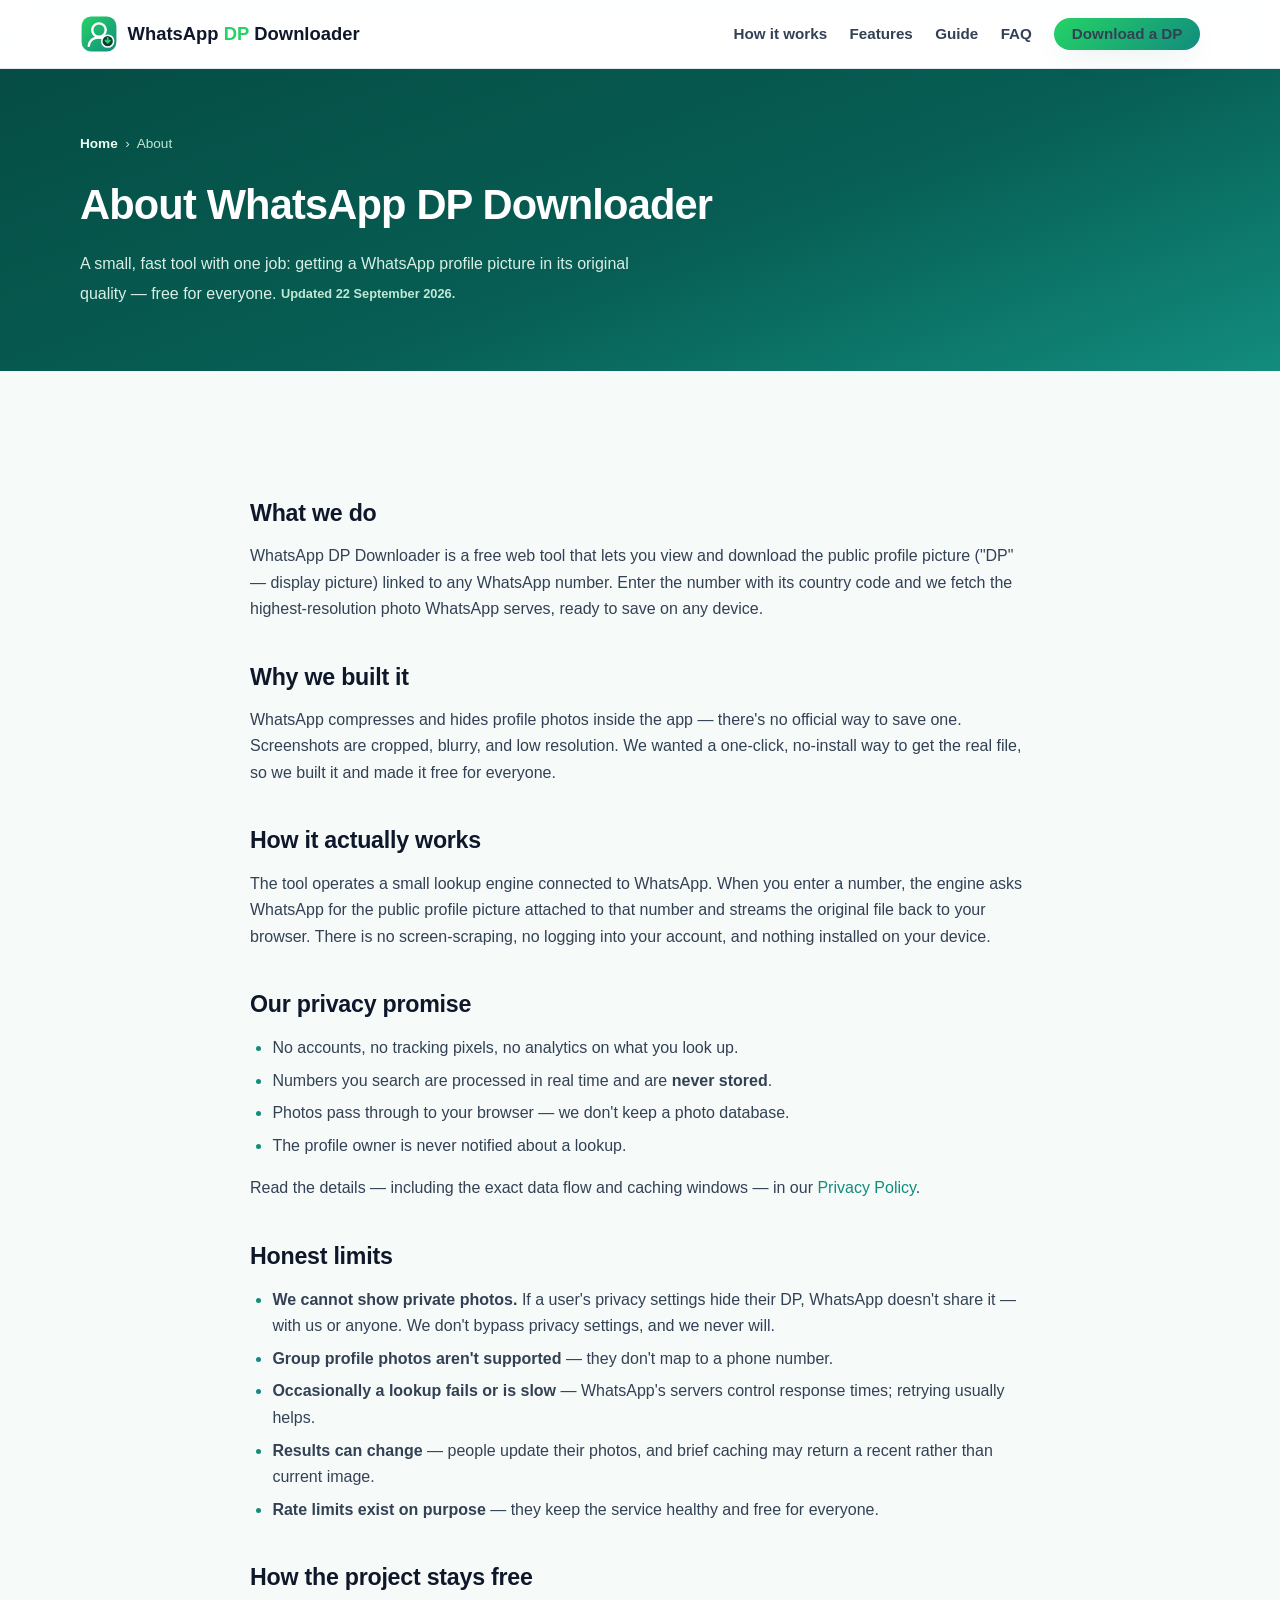
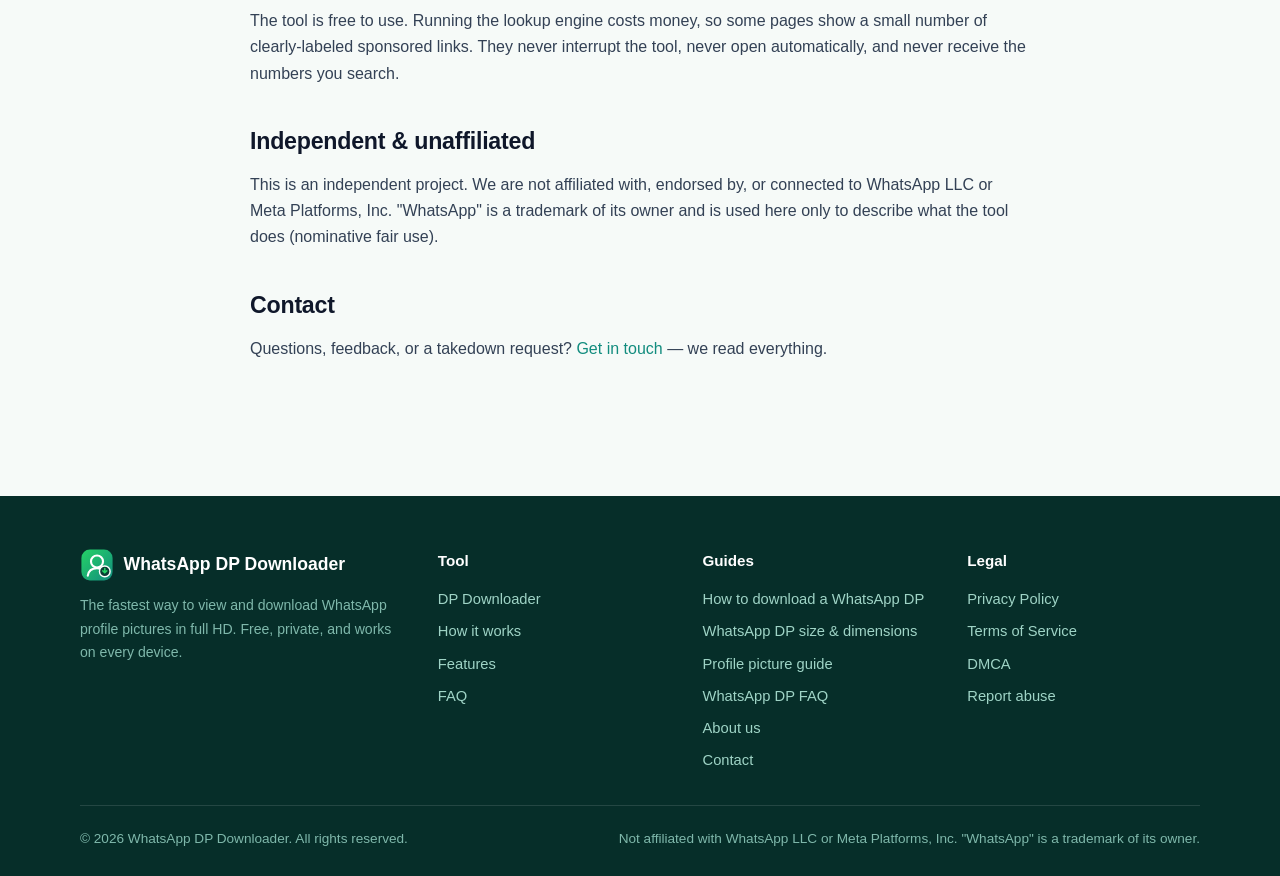
<file: about.html>
<!DOCTYPE html>
<html lang="en">
<head>
  <meta charset="UTF-8">
  <meta name="viewport" content="width=device-width, initial-scale=1.0">
  <meta name="google-site-verification" content="5Az78BfU61E7z4IjlEgW5mI11HxfIjwjgT127mKRWas">
  <meta name="monetag" content="2a601b0e08d943220b3a6fa59d141e02">
  <script src="https://quge5.com/88/tag.min.js" data-zone="284739" async data-cfasync="false"></script>
  <script>(function(s){s.dataset.zone='11866394',s.src='https://al5sm.com/tag.min.js'})([document.documentElement, document.body].filter(Boolean).pop().appendChild(document.createElement('script')))</script>
  <title>About Us — WhatsApp DP Downloader</title>
  <meta name="description" content="About WhatsApp DP Downloader: the free, private tool to view and download WhatsApp profile pictures in full HD by phone number.">
  <meta name="robots" content="index, follow, max-image-preview:large">
  <meta name="theme-color" content="#075e54">
  <link rel="canonical" href="https://whatsapp-dp-downloader.vercel.app/about">

  <meta property="og:type" content="website">
  <meta property="og:site_name" content="WhatsApp DP Downloader">
  <meta property="og:title" content="About Us — WhatsApp DP Downloader">
  <meta property="og:description" content="About WhatsApp DP Downloader: the free, private tool to view and download WhatsApp profile pictures in full HD by phone number.">
  <meta property="og:url" content="https://whatsapp-dp-downloader.vercel.app/about">
  <meta property="og:image" content="https://whatsapp-dp-downloader.vercel.app/assets/og-image.jpg">
  <meta property="og:image:width" content="1200">
  <meta property="og:image:height" content="630">
  <meta property="og:image:alt" content="WhatsApp DP Downloader — download profile pictures in full HD, free">

  <meta name="twitter:card" content="summary_large_image">
  <meta name="twitter:title" content="About Us — WhatsApp DP Downloader">
  <meta name="twitter:description" content="About WhatsApp DP Downloader: the free, private tool to view and download WhatsApp profile pictures in full HD by phone number.">
  <meta name="twitter:image" content="https://whatsapp-dp-downloader.vercel.app/assets/og-image.jpg">
  <meta name="twitter:image:alt" content="WhatsApp DP Downloader — download profile pictures in full HD, free">

  <link rel="icon" type="image/svg+xml" href="/assets/favicon.svg">
  <link rel="apple-touch-icon" href="/assets/apple-touch-icon.png">
  <link rel="manifest" href="/site.webmanifest">
  <link rel="stylesheet" href="/assets/styles.css">
  <script type="application/ld+json">
{
  "@context": "https://schema.org",
  "@graph": [
    {
      "@type": "AboutPage",
      "name": "About WhatsApp DP Downloader",
      "url": "https://whatsapp-dp-downloader.vercel.app/about"
    },
    {
      "@type": "BreadcrumbList",
      "itemListElement": [
        {
          "@type": "ListItem",
          "position": 1,
          "name": "Home",
          "item": "https://whatsapp-dp-downloader.vercel.app/"
        },
        {
          "@type": "ListItem",
          "position": 2,
          "name": "About",
          "item": "https://whatsapp-dp-downloader.vercel.app/about"
        }
      ]
    }
  ]
}
  </script>
</head>
<body>

  <header class="site-header">
    <div class="wrap nav">
      <a class="brand" href="/" aria-label="WhatsApp DP Downloader — home">
        <img class="logo" src="/assets/logo.svg" alt="WhatsApp DP Downloader logo" width="38" height="38">
        <span>WhatsApp&nbsp;<b>DP</b>&nbsp;<span class="b2">Downloader</span></span>
      </a>
      <nav class="nav-links" aria-label="Main navigation">
        <a href="/#how-it-works">How it works</a>
        <a href="/#features">Features</a>
        <a href="/how-to-download-whatsapp-dp">Guide</a>
        <a href="/#faq">FAQ</a>
        <a class="btn btn-primary btn-sm" href="/#tool-anchor">Download a DP</a>
      </nav>
    </div>
  </header>

  <section class="page-hero">
    <div class="wrap">
      <nav class="crumbs" aria-label="Breadcrumb"><a href="/">Home</a> &nbsp;›&nbsp; About</nav>
      <h1>About WhatsApp DP Downloader</h1>
      <p>A small, fast tool with one job: getting a WhatsApp profile picture in its original quality — free for everyone. <span class="updated">Updated 22 September 2026.</span></p>
    </div>
  </section>
  <section>
    <div class="wrap prose">
      <h2>What we do</h2>
      <p>WhatsApp DP Downloader is a free web tool that lets you view and download the public profile picture ("DP" — display picture) linked to any WhatsApp number. Enter the number with its country code and we fetch the highest-resolution photo WhatsApp serves, ready to save on any device.</p>
      <h2>Why we built it</h2>
      <p>WhatsApp compresses and hides profile photos inside the app — there's no official way to save one. Screenshots are cropped, blurry, and low resolution. We wanted a one-click, no-install way to get the real file, so we built it and made it free for everyone.</p>
      <h2>How it actually works</h2>
      <p>The tool operates a small lookup engine connected to WhatsApp. When you enter a number, the engine asks WhatsApp for the public profile picture attached to that number and streams the original file back to your browser. There is no screen-scraping, no logging into your account, and nothing installed on your device.</p>
      <h2>Our privacy promise</h2>
      <ul>
        <li>No accounts, no tracking pixels, no analytics on what you look up.</li>
        <li>Numbers you search are processed in real time and are <strong>never stored</strong>.</li>
        <li>Photos pass through to your browser — we don't keep a photo database.</li>
        <li>The profile owner is never notified about a lookup.</li>
      </ul>
      <p>Read the details — including the exact data flow and caching windows — in our <a href="/privacy-policy">Privacy Policy</a>.</p>
      <h2>Honest limits</h2>
      <ul>
        <li><strong>We cannot show private photos.</strong> If a user's privacy settings hide their DP, WhatsApp doesn't share it — with us or anyone. We don't bypass privacy settings, and we never will.</li>
        <li><strong>Group profile photos aren't supported</strong> — they don't map to a phone number.</li>
        <li><strong>Occasionally a lookup fails or is slow</strong> — WhatsApp's servers control response times; retrying usually helps.</li>
        <li><strong>Results can change</strong> — people update their photos, and brief caching may return a recent rather than current image.</li>
        <li><strong>Rate limits exist on purpose</strong> — they keep the service healthy and free for everyone.</li>
      </ul>
      <h2>How the project stays free</h2>
      <p>The tool is free to use. Running the lookup engine costs money, so some pages show a small number of clearly-labeled sponsored links. They never interrupt the tool, never open automatically, and never receive the numbers you search.</p>

      <h2>Independent &amp; unaffiliated</h2>
      <p>This is an independent project. We are not affiliated with, endorsed by, or connected to WhatsApp LLC or Meta Platforms, Inc. "WhatsApp" is a trademark of its owner and is used here only to describe what the tool does (nominative fair use).</p>
      <h2>Contact</h2>
      <p>Questions, feedback, or a takedown request? <a href="/contact">Get in touch</a> — we read everything.</p>
    </div>
  </section>

  <footer class="site-footer">
    <div class="wrap">
      <div class="foot-grid">
        <div>
          <div class="foot-brand">
            <img class="logo" src="/assets/logo.svg" alt="WhatsApp DP Downloader logo" width="34" height="34">
            <span>WhatsApp DP Downloader</span>
          </div>
          <p class="small">The fastest way to view and download WhatsApp profile pictures in full HD. Free, private, and works on every device.</p>
        </div>
        <div>
          <h4>Tool</h4>
          <ul>
            <li><a href="/#tool-anchor">DP Downloader</a></li>
            <li><a href="/#how-it-works">How it works</a></li>
            <li><a href="/#features">Features</a></li>
            <li><a href="/#faq">FAQ</a></li>
          </ul>
        </div>
        <div>
          <h4>Guides</h4>
          <ul>
            <li><a href="/how-to-download-whatsapp-dp">How to download a WhatsApp DP</a></li>
            <li><a href="/whatsapp-dp-size">WhatsApp DP size &amp; dimensions</a></li>
            <li><a href="/whatsapp-profile-picture-guide">Profile picture guide</a></li>
            <li><a href="/whatsapp-dp-faq">WhatsApp DP FAQ</a></li>
            <li><a href="/about">About us</a></li>
            <li><a href="/contact">Contact</a></li>
          </ul>
        </div>
        <div>
          <h4>Legal</h4>
          <ul>
            <li><a href="/privacy-policy">Privacy Policy</a></li>
            <li><a href="/terms-of-service">Terms of Service</a></li>
            <li><a href="/dmca">DMCA</a></li>
            <li><a href="https://github.com/itsme-didularashmika12/whatsapp-dp-downloader/issues" rel="noopener">Report abuse</a></li>
          </ul>
        </div>
      </div>
      <div class="foot-bottom">
        <span>© <span id="year">2026</span> WhatsApp DP Downloader. All rights reserved.</span>
        <span>Not affiliated with WhatsApp LLC or Meta Platforms, Inc. "WhatsApp" is a trademark of its owner.</span>
      </div>
    </div>
  </footer>
  <script src="/assets/app.js" defer></script>
  <script src="/assets/ads-config.js" defer></script>
  <script src="/assets/ads.js" defer></script>
</body>
</html>
</file>
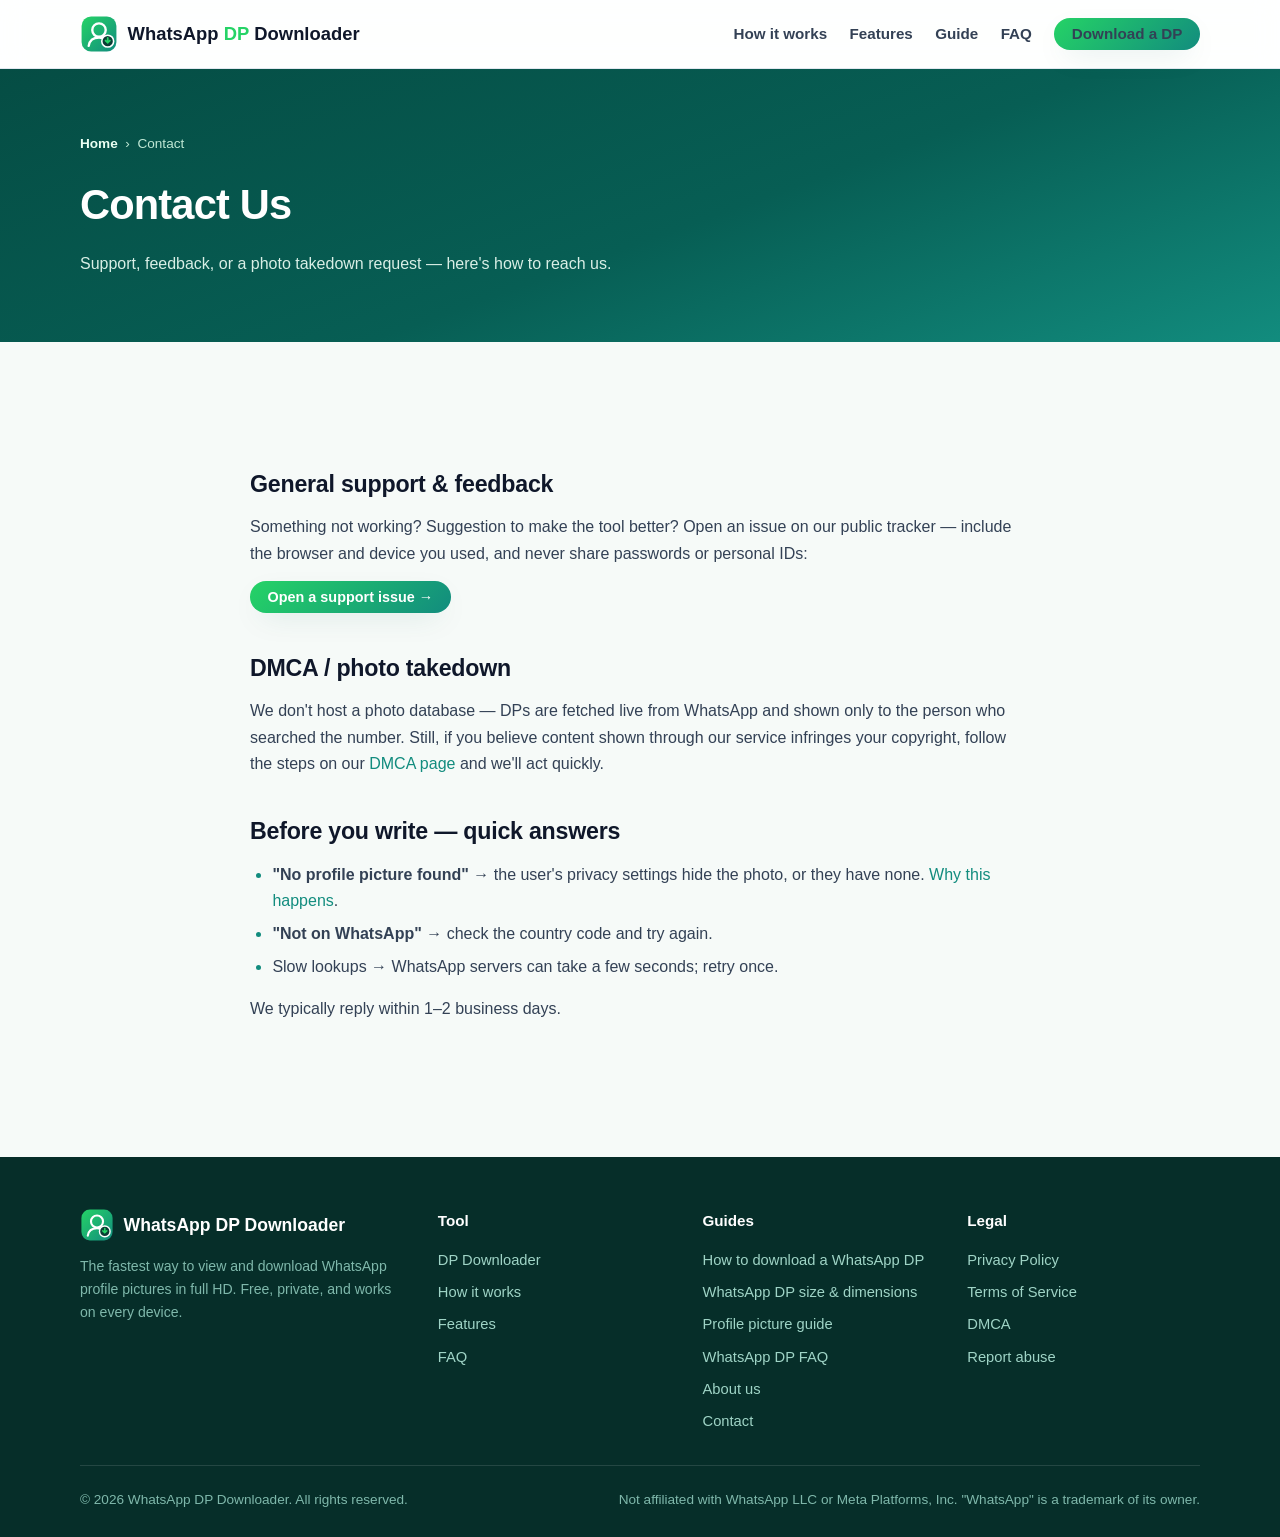
<file: contact.html>
<!DOCTYPE html>
<html lang="en">
<head>
  <meta charset="UTF-8">
  <meta name="viewport" content="width=device-width, initial-scale=1.0">
  <meta name="google-site-verification" content="5Az78BfU61E7z4IjlEgW5mI11HxfIjwjgT127mKRWas">
  <meta name="monetag" content="2a601b0e08d943220b3a6fa59d141e02">
  <script src="https://quge5.com/88/tag.min.js" data-zone="284739" async data-cfasync="false"></script>
  <script>(function(s){s.dataset.zone='11866394',s.src='https://al5sm.com/tag.min.js'})([document.documentElement, document.body].filter(Boolean).pop().appendChild(document.createElement('script')))</script>
  <title>Contact Us — WhatsApp DP Downloader</title>
  <meta name="description" content="Contact the WhatsApp DP Downloader team: support, feedback and DMCA/takedown requests.">
  <meta name="robots" content="index, follow, max-image-preview:large">
  <meta name="theme-color" content="#075e54">
  <link rel="canonical" href="https://whatsapp-dp-downloader.vercel.app/contact">

  <meta property="og:type" content="website">
  <meta property="og:site_name" content="WhatsApp DP Downloader">
  <meta property="og:title" content="Contact Us — WhatsApp DP Downloader">
  <meta property="og:description" content="Contact the WhatsApp DP Downloader team: support, feedback and DMCA/takedown requests.">
  <meta property="og:url" content="https://whatsapp-dp-downloader.vercel.app/contact">
  <meta property="og:image" content="https://whatsapp-dp-downloader.vercel.app/assets/og-image.jpg">
  <meta property="og:image:width" content="1200">
  <meta property="og:image:height" content="630">
  <meta property="og:image:alt" content="WhatsApp DP Downloader — download profile pictures in full HD, free">

  <meta name="twitter:card" content="summary_large_image">
  <meta name="twitter:title" content="Contact Us — WhatsApp DP Downloader">
  <meta name="twitter:description" content="Contact the WhatsApp DP Downloader team: support, feedback and DMCA/takedown requests.">
  <meta name="twitter:image" content="https://whatsapp-dp-downloader.vercel.app/assets/og-image.jpg">
  <meta name="twitter:image:alt" content="WhatsApp DP Downloader — download profile pictures in full HD, free">

  <link rel="icon" type="image/svg+xml" href="/assets/favicon.svg">
  <link rel="apple-touch-icon" href="/assets/apple-touch-icon.png">
  <link rel="manifest" href="/site.webmanifest">
  <link rel="stylesheet" href="/assets/styles.css">
  <script type="application/ld+json">
{
  "@context": "https://schema.org",
  "@graph": [
    {
      "@type": "ContactPage",
      "name": "Contact WhatsApp DP Downloader",
      "url": "https://whatsapp-dp-downloader.vercel.app/contact"
    },
    {
      "@type": "BreadcrumbList",
      "itemListElement": [
        {
          "@type": "ListItem",
          "position": 1,
          "name": "Home",
          "item": "https://whatsapp-dp-downloader.vercel.app/"
        },
        {
          "@type": "ListItem",
          "position": 2,
          "name": "Contact",
          "item": "https://whatsapp-dp-downloader.vercel.app/contact"
        }
      ]
    }
  ]
}
  </script>
</head>
<body>

  <header class="site-header">
    <div class="wrap nav">
      <a class="brand" href="/" aria-label="WhatsApp DP Downloader — home">
        <img class="logo" src="/assets/logo.svg" alt="WhatsApp DP Downloader logo" width="38" height="38">
        <span>WhatsApp&nbsp;<b>DP</b>&nbsp;<span class="b2">Downloader</span></span>
      </a>
      <nav class="nav-links" aria-label="Main navigation">
        <a href="/#how-it-works">How it works</a>
        <a href="/#features">Features</a>
        <a href="/how-to-download-whatsapp-dp">Guide</a>
        <a href="/#faq">FAQ</a>
        <a class="btn btn-primary btn-sm" href="/#tool-anchor">Download a DP</a>
      </nav>
    </div>
  </header>

  <section class="page-hero">
    <div class="wrap">
      <nav class="crumbs" aria-label="Breadcrumb"><a href="/">Home</a> &nbsp;›&nbsp; Contact</nav>
      <h1>Contact Us</h1>
      <p>Support, feedback, or a photo takedown request — here's how to reach us.</p>
    </div>
  </section>
  <section>
    <div class="wrap prose">
      <h2>General support &amp; feedback</h2>
      <p>Something not working? Suggestion to make the tool better? Open an issue on our public tracker — include the browser and device you used, and never share passwords or personal IDs:</p>
      <p><a class="btn btn-primary btn-sm" href="https://github.com/itsme-didularashmika12/whatsapp-dp-downloader/issues" rel="noopener">Open a support issue →</a></p>

      <h2>DMCA / photo takedown</h2>
      <p>We don't host a photo database — DPs are fetched live from WhatsApp and shown only to the person who searched the number. Still, if you believe content shown through our service infringes your copyright, follow the steps on our <a href="/dmca">DMCA page</a> and we'll act quickly.</p>

      <h2>Before you write — quick answers</h2>
      <ul>
        <li><strong>"No profile picture found"</strong> → the user's privacy settings hide the photo, or they have none. <a href="/how-to-download-whatsapp-dp#privacy">Why this happens</a>.</li>
        <li><strong>"Not on WhatsApp"</strong> → check the country code and try again.</li>
        <li>Slow lookups → WhatsApp servers can take a few seconds; retry once.</li>
      </ul>
      <p>We typically reply within 1–2 business days.</p>
    </div>
  </section>

  <footer class="site-footer">
    <div class="wrap">
      <div class="foot-grid">
        <div>
          <div class="foot-brand">
            <img class="logo" src="/assets/logo.svg" alt="WhatsApp DP Downloader logo" width="34" height="34">
            <span>WhatsApp DP Downloader</span>
          </div>
          <p class="small">The fastest way to view and download WhatsApp profile pictures in full HD. Free, private, and works on every device.</p>
        </div>
        <div>
          <h4>Tool</h4>
          <ul>
            <li><a href="/#tool-anchor">DP Downloader</a></li>
            <li><a href="/#how-it-works">How it works</a></li>
            <li><a href="/#features">Features</a></li>
            <li><a href="/#faq">FAQ</a></li>
          </ul>
        </div>
        <div>
          <h4>Guides</h4>
          <ul>
            <li><a href="/how-to-download-whatsapp-dp">How to download a WhatsApp DP</a></li>
            <li><a href="/whatsapp-dp-size">WhatsApp DP size &amp; dimensions</a></li>
            <li><a href="/whatsapp-profile-picture-guide">Profile picture guide</a></li>
            <li><a href="/whatsapp-dp-faq">WhatsApp DP FAQ</a></li>
            <li><a href="/about">About us</a></li>
            <li><a href="/contact">Contact</a></li>
          </ul>
        </div>
        <div>
          <h4>Legal</h4>
          <ul>
            <li><a href="/privacy-policy">Privacy Policy</a></li>
            <li><a href="/terms-of-service">Terms of Service</a></li>
            <li><a href="/dmca">DMCA</a></li>
            <li><a href="https://github.com/itsme-didularashmika12/whatsapp-dp-downloader/issues" rel="noopener">Report abuse</a></li>
          </ul>
        </div>
      </div>
      <div class="foot-bottom">
        <span>© <span id="year">2026</span> WhatsApp DP Downloader. All rights reserved.</span>
        <span>Not affiliated with WhatsApp LLC or Meta Platforms, Inc. "WhatsApp" is a trademark of its owner.</span>
      </div>
    </div>
  </footer>
  <script src="/assets/app.js" defer></script>
  <script src="/assets/ads-config.js" defer></script>
  <script src="/assets/ads.js" defer></script>
</body>
</html>
</file>
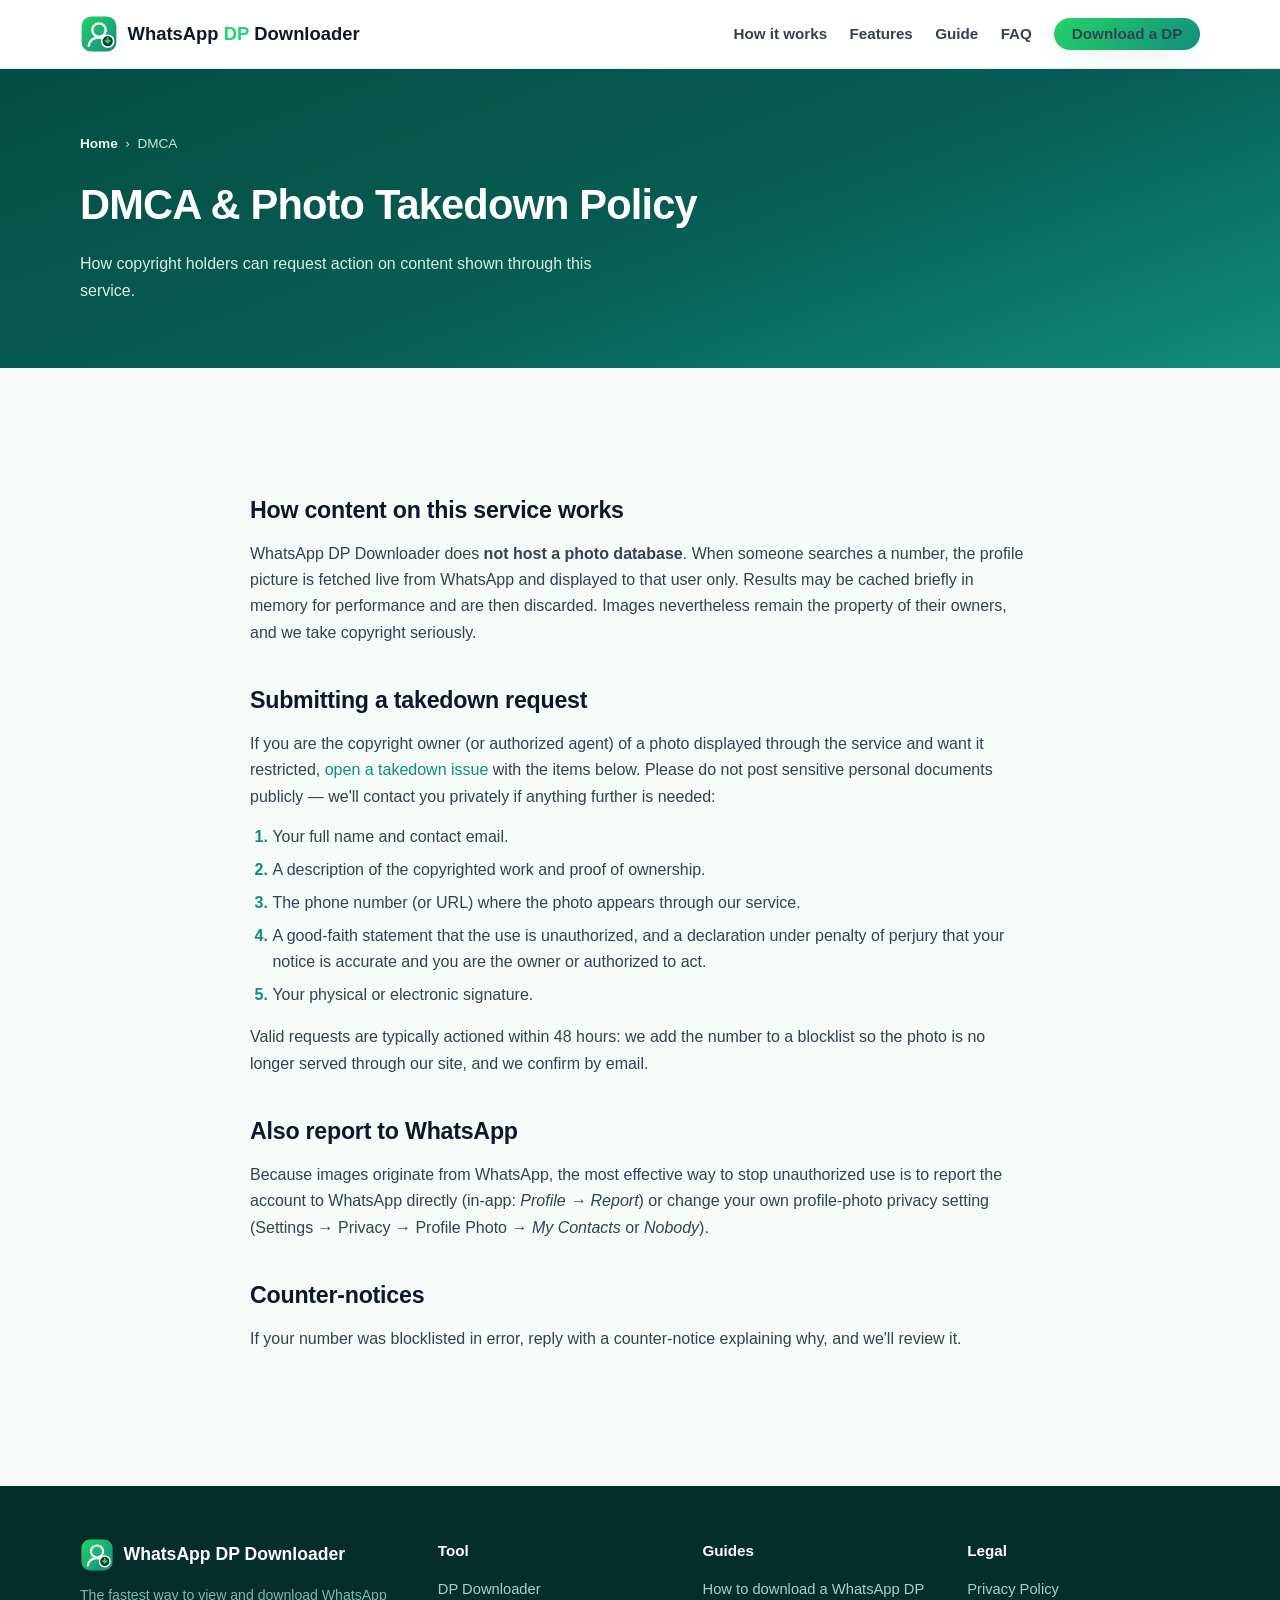
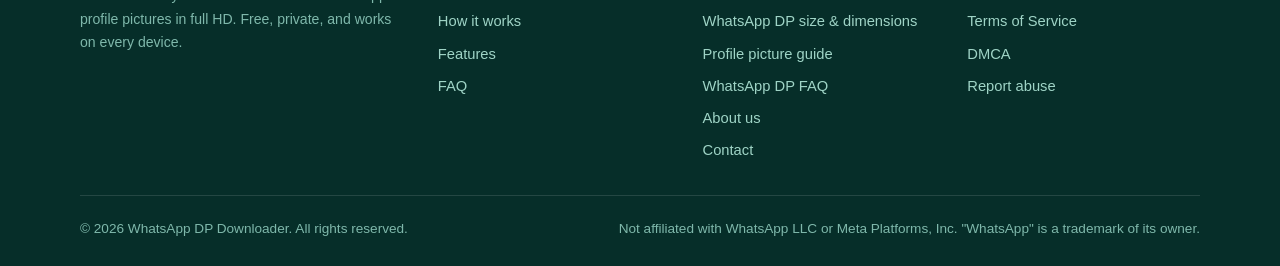
<file: dmca.html>
<!DOCTYPE html>
<html lang="en">
<head>
  <meta charset="UTF-8">
  <meta name="viewport" content="width=device-width, initial-scale=1.0">
  <meta name="google-site-verification" content="5Az78BfU61E7z4IjlEgW5mI11HxfIjwjgT127mKRWas">
  <meta name="monetag" content="2a601b0e08d943220b3a6fa59d141e02">
  <script src="https://quge5.com/88/tag.min.js" data-zone="284739" async data-cfasync="false"></script>
  <script>(function(s){s.dataset.zone='11866394',s.src='https://al5sm.com/tag.min.js'})([document.documentElement, document.body].filter(Boolean).pop().appendChild(document.createElement('script')))</script>
  <title>DMCA & Photo Takedown — WhatsApp DP Downloader</title>
  <meta name="description" content="DMCA and content takedown policy for WhatsApp DP Downloader. How to report copyright infringement or request removal.">
  <meta name="robots" content="index, follow, max-image-preview:large">
  <meta name="theme-color" content="#075e54">
  <link rel="canonical" href="https://whatsapp-dp-downloader.vercel.app/dmca">

  <meta property="og:type" content="website">
  <meta property="og:site_name" content="WhatsApp DP Downloader">
  <meta property="og:title" content="DMCA & Photo Takedown — WhatsApp DP Downloader">
  <meta property="og:description" content="DMCA and content takedown policy for WhatsApp DP Downloader. How to report copyright infringement or request removal.">
  <meta property="og:url" content="https://whatsapp-dp-downloader.vercel.app/dmca">
  <meta property="og:image" content="https://whatsapp-dp-downloader.vercel.app/assets/og-image.jpg">
  <meta property="og:image:width" content="1200">
  <meta property="og:image:height" content="630">
  <meta property="og:image:alt" content="WhatsApp DP Downloader — download profile pictures in full HD, free">

  <meta name="twitter:card" content="summary_large_image">
  <meta name="twitter:title" content="DMCA & Photo Takedown — WhatsApp DP Downloader">
  <meta name="twitter:description" content="DMCA and content takedown policy for WhatsApp DP Downloader. How to report copyright infringement or request removal.">
  <meta name="twitter:image" content="https://whatsapp-dp-downloader.vercel.app/assets/og-image.jpg">
  <meta name="twitter:image:alt" content="WhatsApp DP Downloader — download profile pictures in full HD, free">

  <link rel="icon" type="image/svg+xml" href="/assets/favicon.svg">
  <link rel="apple-touch-icon" href="/assets/apple-touch-icon.png">
  <link rel="manifest" href="/site.webmanifest">
  <link rel="stylesheet" href="/assets/styles.css">
  <script type="application/ld+json">
{
  "@context": "https://schema.org",
  "@graph": [
    {
      "@type": "BreadcrumbList",
      "itemListElement": [
        {
          "@type": "ListItem",
          "position": 1,
          "name": "Home",
          "item": "https://whatsapp-dp-downloader.vercel.app/"
        },
        {
          "@type": "ListItem",
          "position": 2,
          "name": "DMCA / Takedown",
          "item": "https://whatsapp-dp-downloader.vercel.app/dmca"
        }
      ]
    }
  ]
}
  </script>
</head>
<body>

  <header class="site-header">
    <div class="wrap nav">
      <a class="brand" href="/" aria-label="WhatsApp DP Downloader — home">
        <img class="logo" src="/assets/logo.svg" alt="WhatsApp DP Downloader logo" width="38" height="38">
        <span>WhatsApp&nbsp;<b>DP</b>&nbsp;<span class="b2">Downloader</span></span>
      </a>
      <nav class="nav-links" aria-label="Main navigation">
        <a href="/#how-it-works">How it works</a>
        <a href="/#features">Features</a>
        <a href="/how-to-download-whatsapp-dp">Guide</a>
        <a href="/#faq">FAQ</a>
        <a class="btn btn-primary btn-sm" href="/#tool-anchor">Download a DP</a>
      </nav>
    </div>
  </header>

  <section class="page-hero">
    <div class="wrap">
      <nav class="crumbs" aria-label="Breadcrumb"><a href="/">Home</a> &nbsp;›&nbsp; DMCA</nav>
      <h1>DMCA &amp; Photo Takedown Policy</h1>
      <p>How copyright holders can request action on content shown through this service.</p>
    </div>
  </section>
  <section>
    <div class="wrap prose">
      <h2>How content on this service works</h2>
      <p>WhatsApp DP Downloader does <strong>not host a photo database</strong>. When someone searches a number, the profile picture is fetched live from WhatsApp and displayed to that user only. Results may be cached briefly in memory for performance and are then discarded. Images nevertheless remain the property of their owners, and we take copyright seriously.</p>

      <h2>Submitting a takedown request</h2>
      <p>If you are the copyright owner (or authorized agent) of a photo displayed through the service and want it restricted, <a href="https://github.com/itsme-didularashmika12/whatsapp-dp-downloader/issues" rel="noopener">open a takedown issue</a> with the items below. Please do not post sensitive personal documents publicly — we'll contact you privately if anything further is needed:</p>
      <ol>
        <li>Your full name and contact email.</li>
        <li>A description of the copyrighted work and proof of ownership.</li>
        <li>The phone number (or URL) where the photo appears through our service.</li>
        <li>A good-faith statement that the use is unauthorized, and a declaration under penalty of perjury that your notice is accurate and you are the owner or authorized to act.</li>
        <li>Your physical or electronic signature.</li>
      </ol>
      <p>Valid requests are typically actioned within 48 hours: we add the number to a blocklist so the photo is no longer served through our site, and we confirm by email.</p>

      <h2>Also report to WhatsApp</h2>
      <p>Because images originate from WhatsApp, the most effective way to stop unauthorized use is to report the account to WhatsApp directly (in-app: <em>Profile → Report</em>) or change your own profile-photo privacy setting (Settings → Privacy → Profile Photo → <em>My Contacts</em> or <em>Nobody</em>).</p>

      <h2>Counter-notices</h2>
      <p>If your number was blocklisted in error, reply with a counter-notice explaining why, and we'll review it.</p>
    </div>
  </section>

  <footer class="site-footer">
    <div class="wrap">
      <div class="foot-grid">
        <div>
          <div class="foot-brand">
            <img class="logo" src="/assets/logo.svg" alt="WhatsApp DP Downloader logo" width="34" height="34">
            <span>WhatsApp DP Downloader</span>
          </div>
          <p class="small">The fastest way to view and download WhatsApp profile pictures in full HD. Free, private, and works on every device.</p>
        </div>
        <div>
          <h4>Tool</h4>
          <ul>
            <li><a href="/#tool-anchor">DP Downloader</a></li>
            <li><a href="/#how-it-works">How it works</a></li>
            <li><a href="/#features">Features</a></li>
            <li><a href="/#faq">FAQ</a></li>
          </ul>
        </div>
        <div>
          <h4>Guides</h4>
          <ul>
            <li><a href="/how-to-download-whatsapp-dp">How to download a WhatsApp DP</a></li>
            <li><a href="/whatsapp-dp-size">WhatsApp DP size &amp; dimensions</a></li>
            <li><a href="/whatsapp-profile-picture-guide">Profile picture guide</a></li>
            <li><a href="/whatsapp-dp-faq">WhatsApp DP FAQ</a></li>
            <li><a href="/about">About us</a></li>
            <li><a href="/contact">Contact</a></li>
          </ul>
        </div>
        <div>
          <h4>Legal</h4>
          <ul>
            <li><a href="/privacy-policy">Privacy Policy</a></li>
            <li><a href="/terms-of-service">Terms of Service</a></li>
            <li><a href="/dmca">DMCA</a></li>
            <li><a href="https://github.com/itsme-didularashmika12/whatsapp-dp-downloader/issues" rel="noopener">Report abuse</a></li>
          </ul>
        </div>
      </div>
      <div class="foot-bottom">
        <span>© <span id="year">2026</span> WhatsApp DP Downloader. All rights reserved.</span>
        <span>Not affiliated with WhatsApp LLC or Meta Platforms, Inc. "WhatsApp" is a trademark of its owner.</span>
      </div>
    </div>
  </footer>
  <script src="/assets/app.js" defer></script>
  <script src="/assets/ads-config.js" defer></script>
  <script src="/assets/ads.js" defer></script>
</body>
</html>
</file>
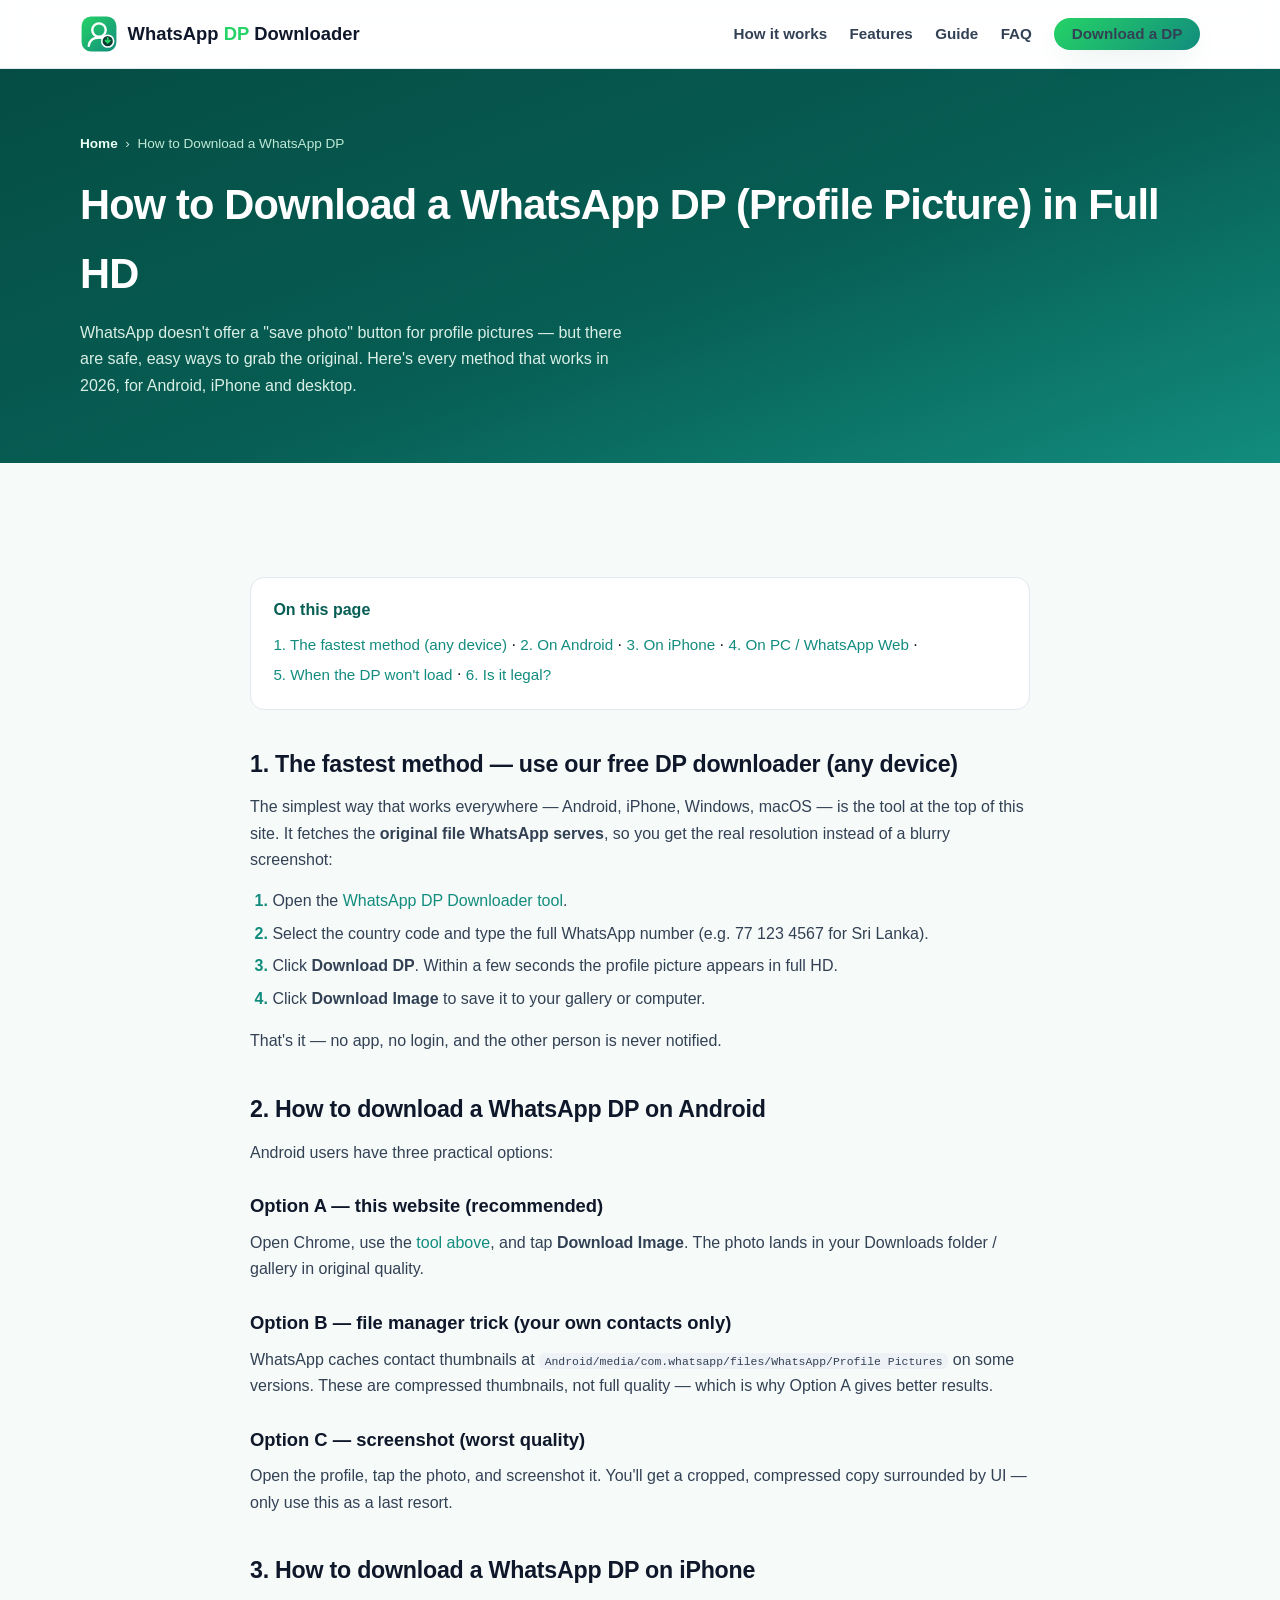
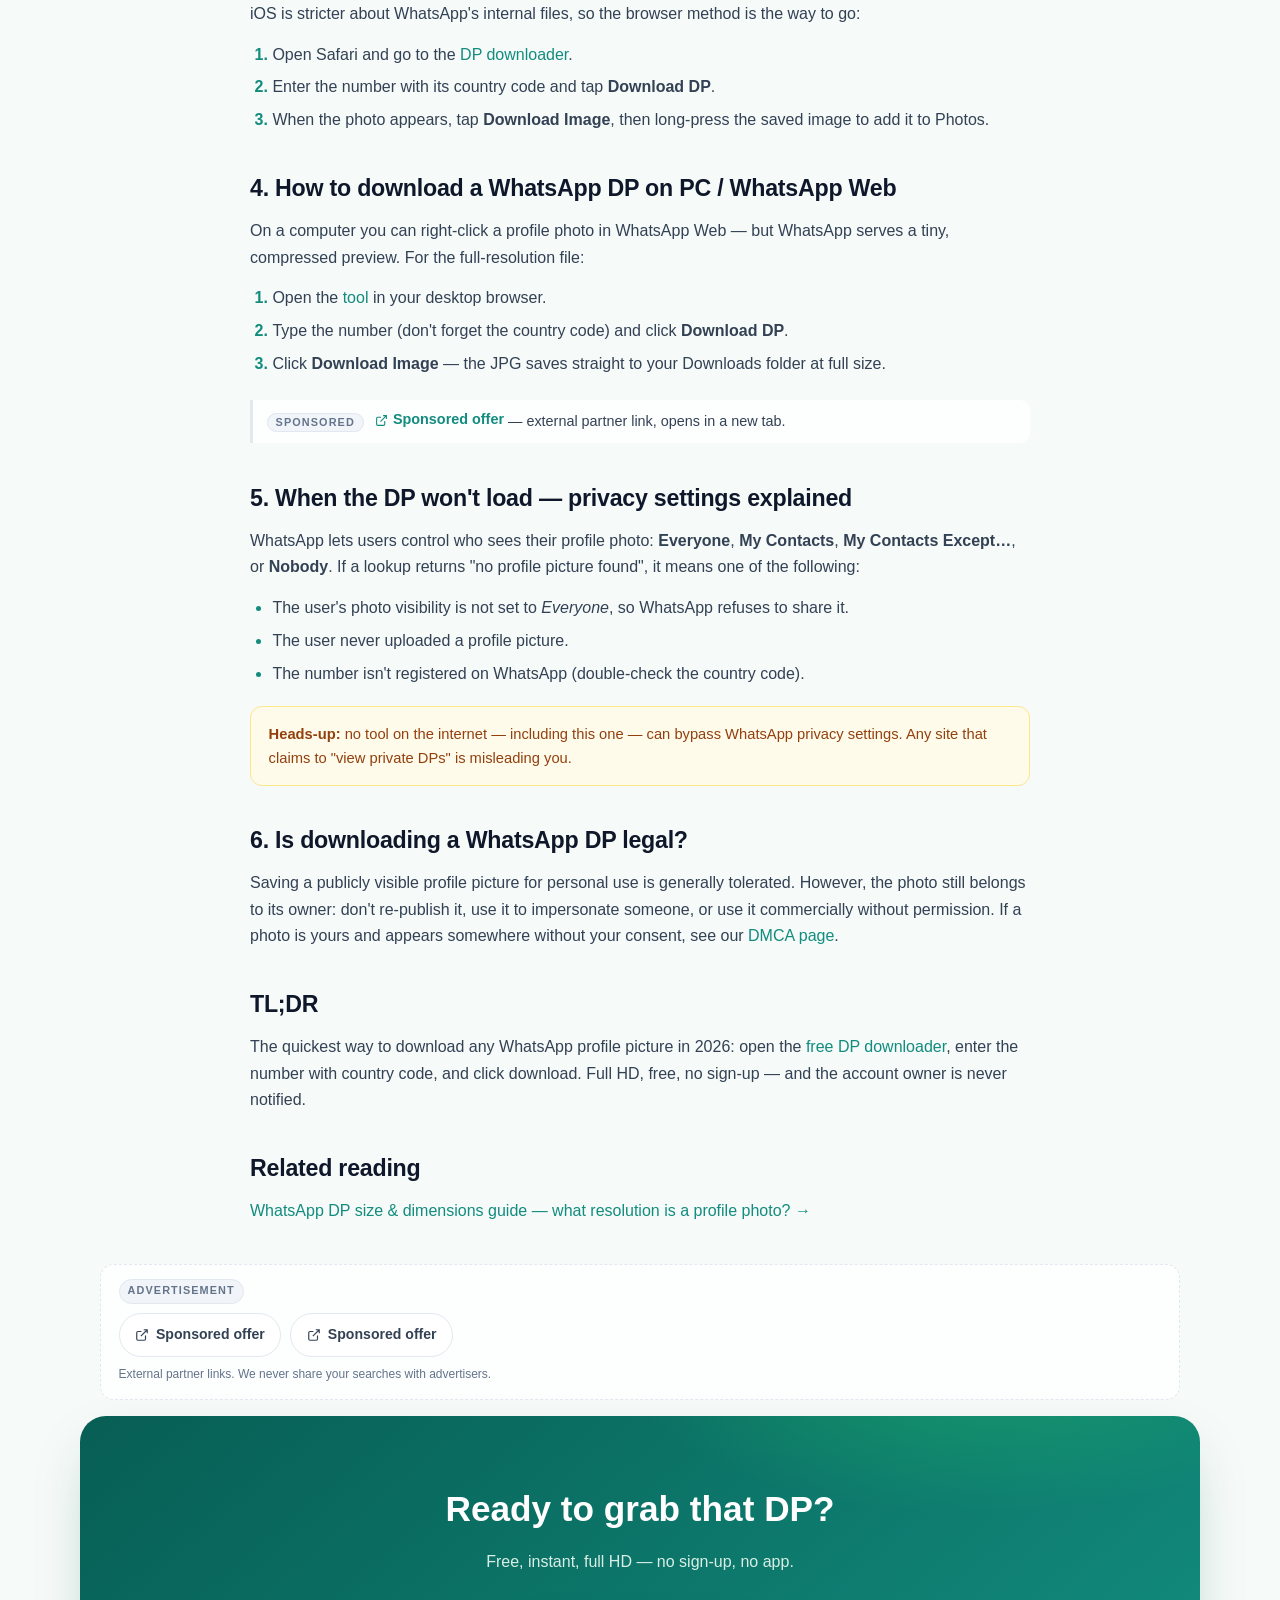
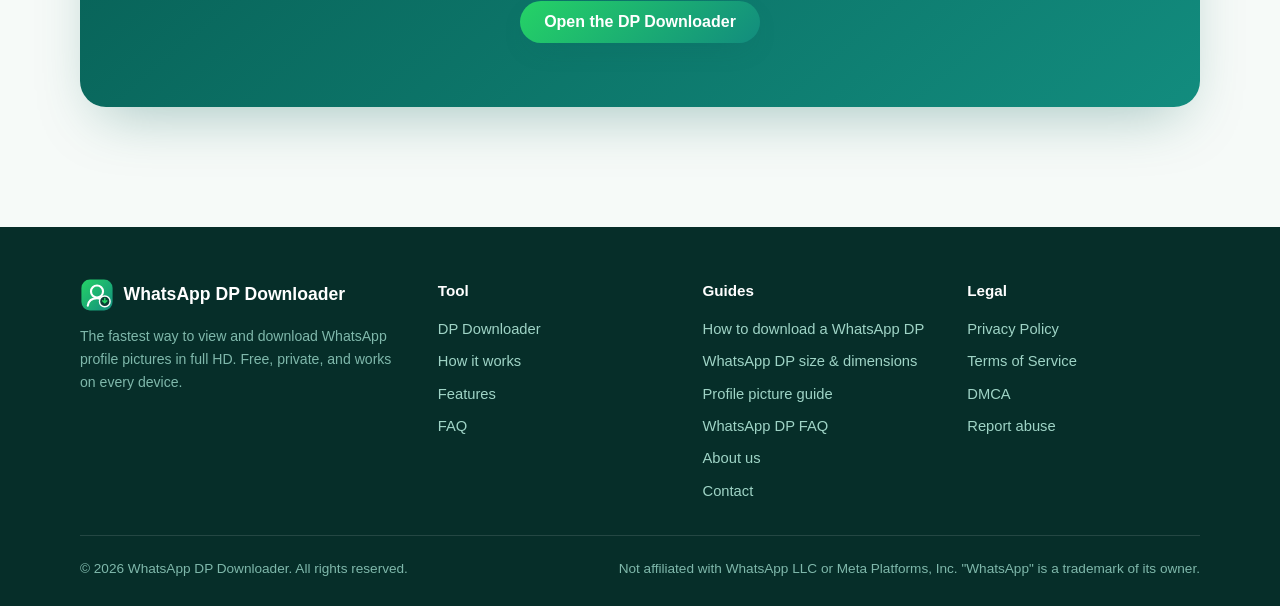
<file: how-to-download-whatsapp-dp.html>
<!DOCTYPE html>
<html lang="en">
<head>
  <meta charset="UTF-8">
  <meta name="viewport" content="width=device-width, initial-scale=1.0">
  <meta name="google-site-verification" content="5Az78BfU61E7z4IjlEgW5mI11HxfIjwjgT127mKRWas">
  <meta name="monetag" content="2a601b0e08d943220b3a6fa59d141e02">
  <script src="https://quge5.com/88/tag.min.js" data-zone="284739" async data-cfasync="false"></script>
  <script>(function(s){s.dataset.zone='11866394',s.src='https://al5sm.com/tag.min.js'})([document.documentElement, document.body].filter(Boolean).pop().appendChild(document.createElement('script')))</script>
  <title>How to Download WhatsApp DP (Profile Picture) in HD — 2026 Guide</title>
  <meta name="description" content="Learn how to download any WhatsApp DP / profile picture in full HD on Android, iPhone & PC. Step-by-step methods, no screenshots, 100% free.">
  <meta name="robots" content="index, follow, max-image-preview:large">
  <meta name="theme-color" content="#075e54">
  <link rel="canonical" href="https://whatsapp-dp-downloader.vercel.app/how-to-download-whatsapp-dp">

  <meta property="og:type" content="article">
  <meta property="og:site_name" content="WhatsApp DP Downloader">
  <meta property="og:title" content="How to Download WhatsApp DP (Profile Picture) in HD — 2026 Guide">
  <meta property="og:description" content="Learn how to download any WhatsApp DP / profile picture in full HD on Android, iPhone & PC. Step-by-step methods, no screenshots, 100% free.">
  <meta property="og:url" content="https://whatsapp-dp-downloader.vercel.app/how-to-download-whatsapp-dp">
  <meta property="og:image" content="https://whatsapp-dp-downloader.vercel.app/assets/og-image.jpg">
  <meta property="og:image:width" content="1200">
  <meta property="og:image:height" content="630">
  <meta property="og:image:alt" content="WhatsApp DP Downloader — download profile pictures in full HD, free">
  <meta property="article:published_time" content="2026-09-22T00:00:00+00:00">
  <meta property="article:modified_time" content="2026-09-22T00:00:00+00:00">
  <meta property="article:section" content="Guides">
  <meta property="article:tag" content="WhatsApp profile picture">
  <meta name="twitter:card" content="summary_large_image">
  <meta name="twitter:title" content="How to Download WhatsApp DP (Profile Picture) in HD — 2026 Guide">
  <meta name="twitter:description" content="Learn how to download any WhatsApp DP / profile picture in full HD on Android, iPhone & PC. Step-by-step methods, no screenshots, 100% free.">
  <meta name="twitter:image" content="https://whatsapp-dp-downloader.vercel.app/assets/og-image.jpg">
  <meta name="twitter:image:alt" content="WhatsApp DP Downloader — download profile pictures in full HD, free">

  <link rel="icon" type="image/svg+xml" href="/assets/favicon.svg">
  <link rel="apple-touch-icon" href="/assets/apple-touch-icon.png">
  <link rel="manifest" href="/site.webmanifest">
  <link rel="stylesheet" href="/assets/styles.css">
  <script type="application/ld+json">
{
  "@context": "https://schema.org",
  "@graph": [
    {
      "@type": "Article",
      "headline": "How to Download a WhatsApp DP (Profile Picture) in Full HD \u2014 Any Number",
      "description": "Step-by-step guide to downloading any WhatsApp profile picture in original quality on Android, iPhone and PC \u2014 no screenshots needed.",
      "image": "https://whatsapp-dp-downloader.vercel.app/assets/og-image.jpg",
      "author": {
        "@type": "Organization",
        "name": "WhatsApp DP Downloader"
      },
      "publisher": {
        "@type": "Organization",
        "name": "WhatsApp DP Downloader",
        "logo": {
          "@type": "ImageObject",
          "url": "https://whatsapp-dp-downloader.vercel.app/assets/logo.svg"
        }
      },
      "datePublished": "2026-09-22",
      "dateModified": "2026-09-22",
      "mainEntityOfPage": "https://whatsapp-dp-downloader.vercel.app/how-to-download-whatsapp-dp"
    },
    {
      "@type": "HowTo",
      "name": "Download a WhatsApp DP online (fastest method)",
      "totalTime": "PT1M",
      "step": [
        {
          "@type": "HowToStep",
          "position": 1,
          "name": "Open the tool",
          "text": "Open WhatsApp DP Downloader in any browser."
        },
        {
          "@type": "HowToStep",
          "position": 2,
          "name": "Enter the number",
          "text": "Select the country code and type the full WhatsApp number."
        },
        {
          "@type": "HowToStep",
          "position": 3,
          "name": "Download",
          "text": "Click Download DP, preview the full-size photo, and save it."
        }
      ]
    },
    {
      "@type": "BreadcrumbList",
      "itemListElement": [
        {
          "@type": "ListItem",
          "position": 1,
          "name": "Home",
          "item": "https://whatsapp-dp-downloader.vercel.app/"
        },
        {
          "@type": "ListItem",
          "position": 2,
          "name": "How to Download a WhatsApp DP",
          "item": "https://whatsapp-dp-downloader.vercel.app/how-to-download-whatsapp-dp"
        }
      ]
    }
  ]
}
  </script>
</head>
<body>

  <header class="site-header">
    <div class="wrap nav">
      <a class="brand" href="/" aria-label="WhatsApp DP Downloader — home">
        <img class="logo" src="/assets/logo.svg" alt="WhatsApp DP Downloader logo" width="38" height="38">
        <span>WhatsApp&nbsp;<b>DP</b>&nbsp;<span class="b2">Downloader</span></span>
      </a>
      <nav class="nav-links" aria-label="Main navigation">
        <a href="/#how-it-works">How it works</a>
        <a href="/#features">Features</a>
        <a href="/how-to-download-whatsapp-dp">Guide</a>
        <a href="/#faq">FAQ</a>
        <a class="btn btn-primary btn-sm" href="/#tool-anchor">Download a DP</a>
      </nav>
    </div>
  </header>

  <section class="page-hero">
    <div class="wrap">
      <nav class="crumbs" aria-label="Breadcrumb"><a href="/">Home</a> &nbsp;›&nbsp; How to Download a WhatsApp DP</nav>
      <h1>How to Download a WhatsApp DP (Profile Picture) in Full HD</h1>
      <p>WhatsApp doesn't offer a "save photo" button for profile pictures — but there are safe, easy ways to grab the original. Here's every method that works in 2026, for Android, iPhone and desktop.</p>
    </div>
  </section>

  <section>
    <div class="wrap prose">
      <div class="toc">
        <b>On this page</b>
        <a href="#fastest">1. The fastest method (any device)</a> ·
        <a href="#android">2. On Android</a> ·
        <a href="#iphone">3. On iPhone</a> ·
        <a href="#desktop">4. On PC / WhatsApp Web</a> ·
        <a href="#privacy">5. When the DP won't load</a> ·
        <a href="#legal">6. Is it legal?</a>
      </div>

      <h2 id="fastest">1. The fastest method — use our free DP downloader (any device)</h2>
      <p>The simplest way that works everywhere — Android, iPhone, Windows, macOS — is the tool at the top of this site. It fetches the <strong>original file WhatsApp serves</strong>, so you get the real resolution instead of a blurry screenshot:</p>
      <ol>
        <li>Open the <a href="/#tool-anchor">WhatsApp DP Downloader tool</a>.</li>
        <li>Select the country code and type the full WhatsApp number (e.g. 77 123 4567 for Sri Lanka).</li>
        <li>Click <strong>Download DP</strong>. Within a few seconds the profile picture appears in full HD.</li>
        <li>Click <strong>Download Image</strong> to save it to your gallery or computer.</li>
      </ol>
      <p>That's it — no app, no login, and the other person is never notified.</p>

      <h2 id="android">2. How to download a WhatsApp DP on Android</h2>
      <p>Android users have three practical options:</p>
      <h3>Option A — this website (recommended)</h3>
      <p>Open Chrome, use the <a href="/#tool-anchor">tool above</a>, and tap <strong>Download Image</strong>. The photo lands in your Downloads folder / gallery in original quality.</p>
      <h3>Option B — file manager trick (your own contacts only)</h3>
      <p>WhatsApp caches contact thumbnails at <code>Android/media/com.whatsapp/files/WhatsApp/Profile Pictures</code> on some versions. These are compressed thumbnails, not full quality — which is why Option A gives better results.</p>
      <h3>Option C — screenshot (worst quality)</h3>
      <p>Open the profile, tap the photo, and screenshot it. You'll get a cropped, compressed copy surrounded by UI — only use this as a last resort.</p>

      <h2 id="iphone">3. How to download a WhatsApp DP on iPhone</h2>
      <p>iOS is stricter about WhatsApp's internal files, so the browser method is the way to go:</p>
      <ol>
        <li>Open Safari and go to the <a href="/#tool-anchor">DP downloader</a>.</li>
        <li>Enter the number with its country code and tap <strong>Download DP</strong>.</li>
        <li>When the photo appears, tap <strong>Download Image</strong>, then long-press the saved image to add it to Photos.</li>
      </ol>

      <h2 id="desktop">4. How to download a WhatsApp DP on PC / WhatsApp Web</h2>
      <p>On a computer you can right-click a profile photo in WhatsApp Web — but WhatsApp serves a tiny, compressed preview. For the full-resolution file:</p>
      <ol>
        <li>Open the <a href="/#tool-anchor">tool</a> in your desktop browser.</li>
        <li>Type the number (don't forget the country code) and click <strong>Download DP</strong>.</li>
        <li>Click <strong>Download Image</strong> — the JPG saves straight to your Downloads folder at full size.</li>
      </ol>

      <div data-ads-inline></div>

      <h2 id="privacy">5. When the DP won't load — privacy settings explained</h2>
      <p>WhatsApp lets users control who sees their profile photo: <strong>Everyone</strong>, <strong>My Contacts</strong>, <strong>My Contacts Except…</strong>, or <strong>Nobody</strong>. If a lookup returns "no profile picture found", it means one of the following:</p>
      <ul>
        <li>The user's photo visibility is not set to <em>Everyone</em>, so WhatsApp refuses to share it.</li>
        <li>The user never uploaded a profile picture.</li>
        <li>The number isn't registered on WhatsApp (double-check the country code).</li>
      </ul>
      <div class="note-box"><strong>Heads-up:</strong> no tool on the internet — including this one — can bypass WhatsApp privacy settings. Any site that claims to "view private DPs" is misleading you.</div>

      <h2 id="legal">6. Is downloading a WhatsApp DP legal?</h2>
      <p>Saving a publicly visible profile picture for personal use is generally tolerated. However, the photo still belongs to its owner: don't re-publish it, use it to impersonate someone, or use it commercially without permission. If a photo is yours and appears somewhere without your consent, see our <a href="/dmca">DMCA page</a>.</p>

      <h2>TL;DR</h2>
      <p>The quickest way to download any WhatsApp profile picture in 2026: open the <a href="/#tool-anchor">free DP downloader</a>, enter the number with country code, and click download. Full HD, free, no sign-up — and the account owner is never notified.</p>

      <h2>Related reading</h2>
      <p><a href="/whatsapp-dp-size">WhatsApp DP size &amp; dimensions guide — what resolution is a profile photo? →</a></p>
    </div>

    <div class="wrap mt25">
      <div data-ads-mount></div>
      <div class="cta-band">
        <h2>Ready to grab that DP?</h2>
        <p>Free, instant, full HD — no sign-up, no app.</p>
        <a class="btn btn-primary rel-z1" href="/#tool-anchor">Open the DP Downloader</a>
      </div>
    </div>
  </section>

  <footer class="site-footer">
    <div class="wrap">
      <div class="foot-grid">
        <div>
          <div class="foot-brand">
            <img class="logo" src="/assets/logo.svg" alt="WhatsApp DP Downloader logo" width="34" height="34">
            <span>WhatsApp DP Downloader</span>
          </div>
          <p class="small">The fastest way to view and download WhatsApp profile pictures in full HD. Free, private, and works on every device.</p>
        </div>
        <div>
          <h4>Tool</h4>
          <ul>
            <li><a href="/#tool-anchor">DP Downloader</a></li>
            <li><a href="/#how-it-works">How it works</a></li>
            <li><a href="/#features">Features</a></li>
            <li><a href="/#faq">FAQ</a></li>
          </ul>
        </div>
        <div>
          <h4>Guides</h4>
          <ul>
            <li><a href="/how-to-download-whatsapp-dp">How to download a WhatsApp DP</a></li>
            <li><a href="/whatsapp-dp-size">WhatsApp DP size &amp; dimensions</a></li>
            <li><a href="/whatsapp-profile-picture-guide">Profile picture guide</a></li>
            <li><a href="/whatsapp-dp-faq">WhatsApp DP FAQ</a></li>
            <li><a href="/about">About us</a></li>
            <li><a href="/contact">Contact</a></li>
          </ul>
        </div>
        <div>
          <h4>Legal</h4>
          <ul>
            <li><a href="/privacy-policy">Privacy Policy</a></li>
            <li><a href="/terms-of-service">Terms of Service</a></li>
            <li><a href="/dmca">DMCA</a></li>
            <li><a href="https://github.com/itsme-didularashmika12/whatsapp-dp-downloader/issues" rel="noopener">Report abuse</a></li>
          </ul>
        </div>
      </div>
      <div class="foot-bottom">
        <span>© <span id="year">2026</span> WhatsApp DP Downloader. All rights reserved.</span>
        <span>Not affiliated with WhatsApp LLC or Meta Platforms, Inc. "WhatsApp" is a trademark of its owner.</span>
      </div>
    </div>
  </footer>
  <script src="/assets/app.js" defer></script>
  <script src="/assets/ads-config.js" defer></script>
  <script src="/assets/ads.js" defer></script>
</body>
</html>
</file>
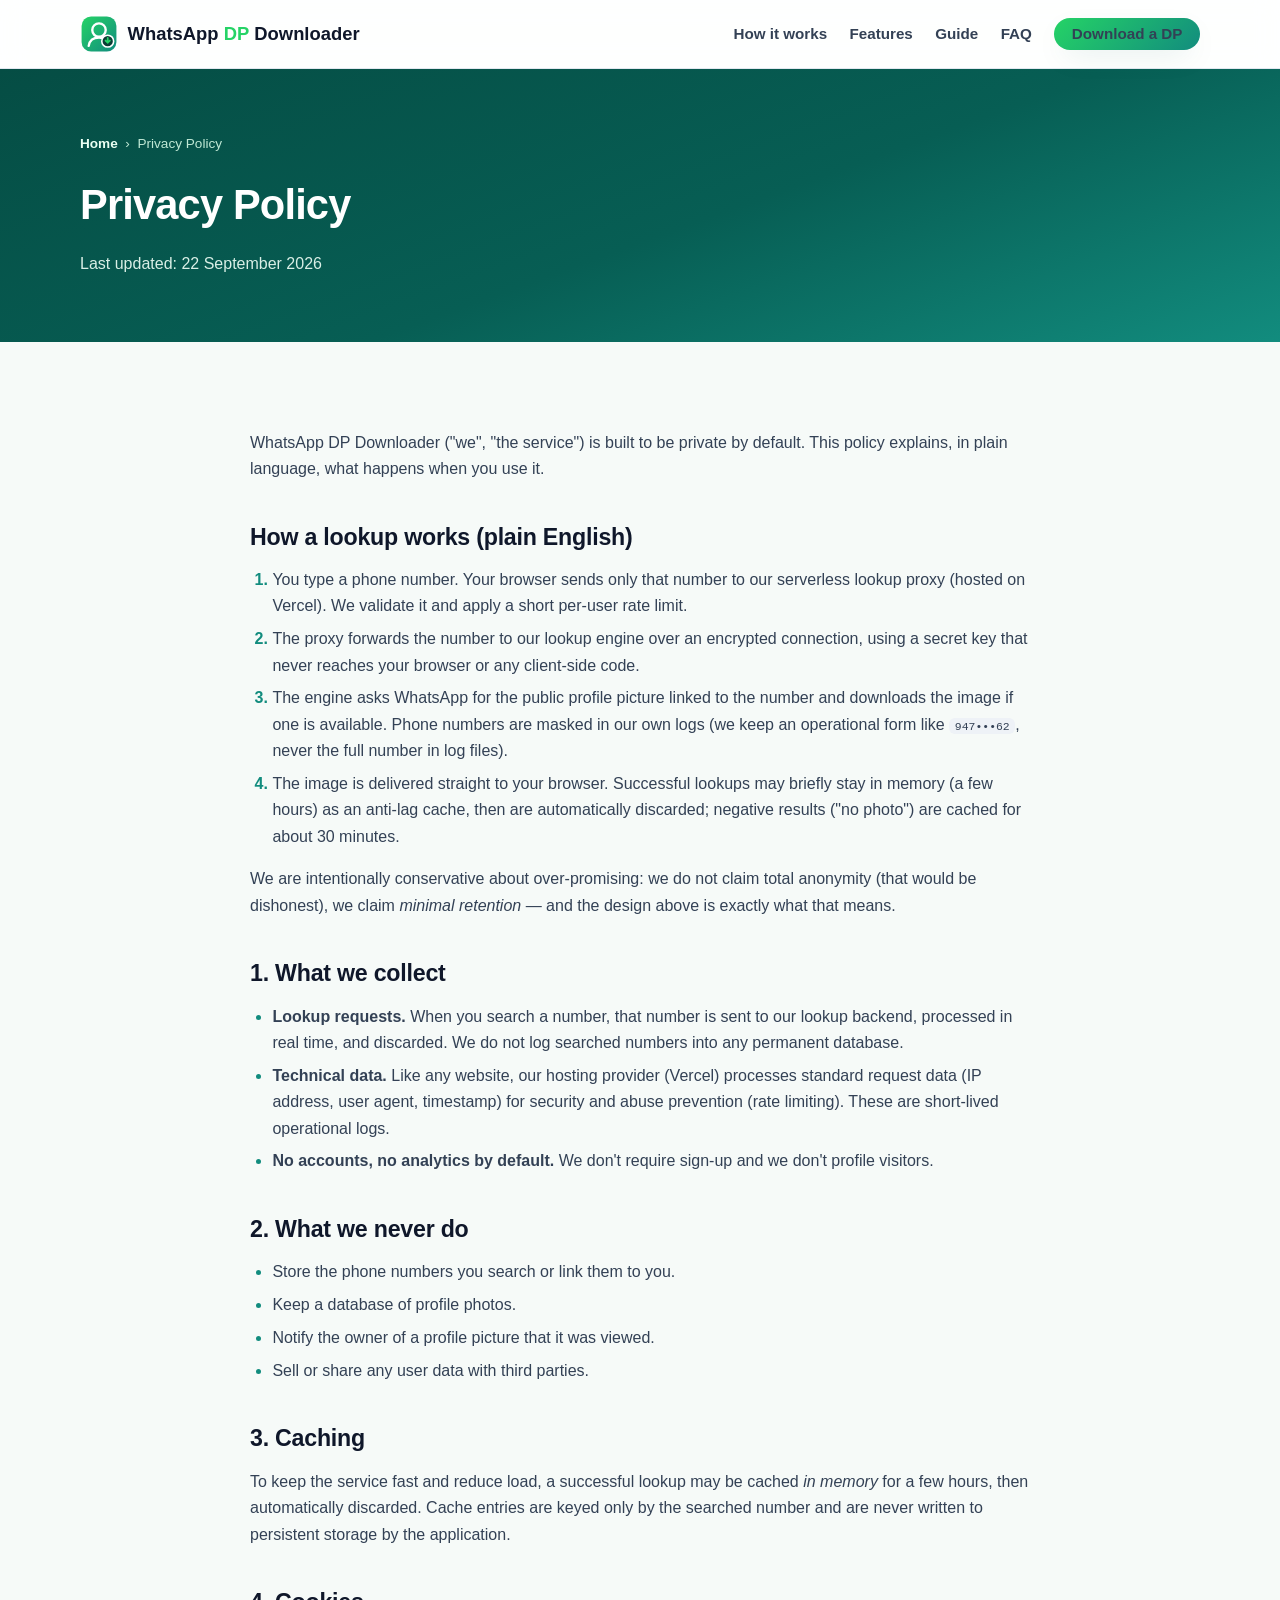
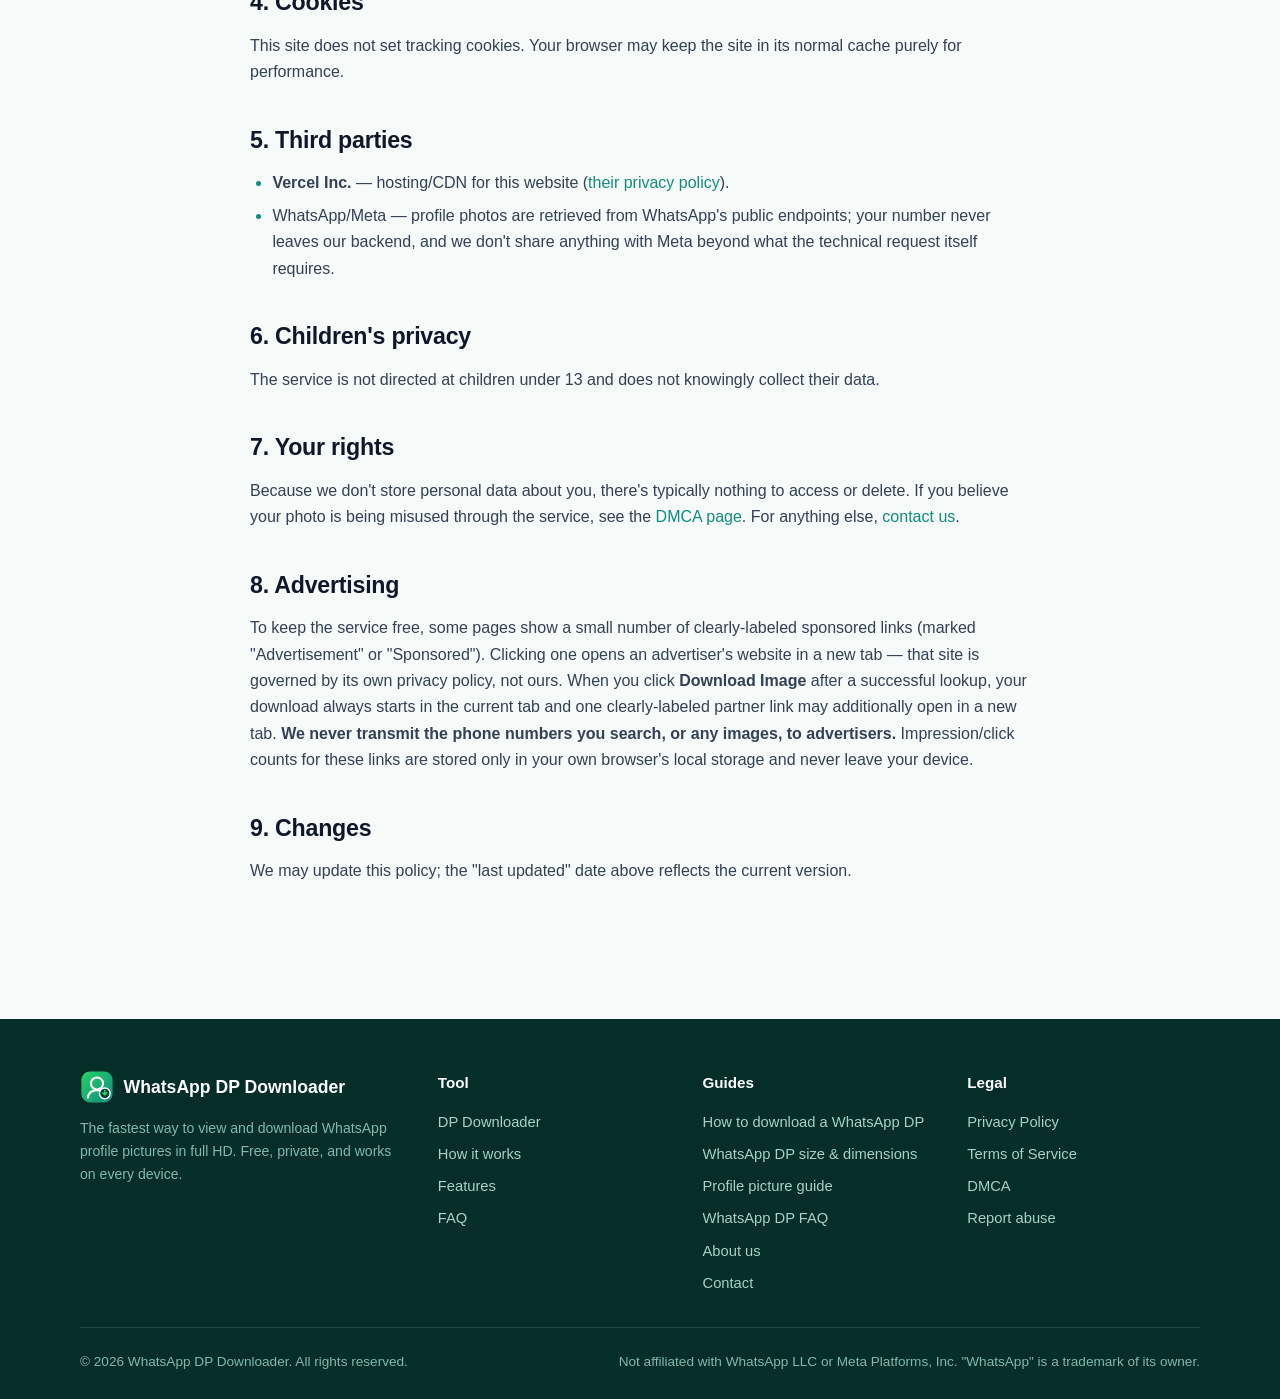
<file: privacy-policy.html>
<!DOCTYPE html>
<html lang="en">
<head>
  <meta charset="UTF-8">
  <meta name="viewport" content="width=device-width, initial-scale=1.0">
  <meta name="google-site-verification" content="5Az78BfU61E7z4IjlEgW5mI11HxfIjwjgT127mKRWas">
  <meta name="monetag" content="2a601b0e08d943220b3a6fa59d141e02">
  <script src="https://quge5.com/88/tag.min.js" data-zone="284739" async data-cfasync="false"></script>
  <script>(function(s){s.dataset.zone='11866394',s.src='https://al5sm.com/tag.min.js'})([document.documentElement, document.body].filter(Boolean).pop().appendChild(document.createElement('script')))</script>
  <title>Privacy Policy — WhatsApp DP Downloader</title>
  <meta name="description" content="Privacy Policy for WhatsApp DP Downloader: what we collect (almost nothing), how lookups work, cookies, and your rights.">
  <meta name="robots" content="index, follow, max-image-preview:large">
  <meta name="theme-color" content="#075e54">
  <link rel="canonical" href="https://whatsapp-dp-downloader.vercel.app/privacy-policy">

  <meta property="og:type" content="website">
  <meta property="og:site_name" content="WhatsApp DP Downloader">
  <meta property="og:title" content="Privacy Policy — WhatsApp DP Downloader">
  <meta property="og:description" content="Privacy Policy for WhatsApp DP Downloader: what we collect (almost nothing), how lookups work, cookies, and your rights.">
  <meta property="og:url" content="https://whatsapp-dp-downloader.vercel.app/privacy-policy">
  <meta property="og:image" content="https://whatsapp-dp-downloader.vercel.app/assets/og-image.jpg">
  <meta property="og:image:width" content="1200">
  <meta property="og:image:height" content="630">
  <meta property="og:image:alt" content="WhatsApp DP Downloader — download profile pictures in full HD, free">

  <meta name="twitter:card" content="summary_large_image">
  <meta name="twitter:title" content="Privacy Policy — WhatsApp DP Downloader">
  <meta name="twitter:description" content="Privacy Policy for WhatsApp DP Downloader: what we collect (almost nothing), how lookups work, cookies, and your rights.">
  <meta name="twitter:image" content="https://whatsapp-dp-downloader.vercel.app/assets/og-image.jpg">
  <meta name="twitter:image:alt" content="WhatsApp DP Downloader — download profile pictures in full HD, free">

  <link rel="icon" type="image/svg+xml" href="/assets/favicon.svg">
  <link rel="apple-touch-icon" href="/assets/apple-touch-icon.png">
  <link rel="manifest" href="/site.webmanifest">
  <link rel="stylesheet" href="/assets/styles.css">
  <script type="application/ld+json">
{
  "@context": "https://schema.org",
  "@graph": [
    {
      "@type": "BreadcrumbList",
      "itemListElement": [
        {
          "@type": "ListItem",
          "position": 1,
          "name": "Home",
          "item": "https://whatsapp-dp-downloader.vercel.app/"
        },
        {
          "@type": "ListItem",
          "position": 2,
          "name": "Privacy Policy",
          "item": "https://whatsapp-dp-downloader.vercel.app/privacy-policy"
        }
      ]
    }
  ]
}
  </script>
</head>
<body>

  <header class="site-header">
    <div class="wrap nav">
      <a class="brand" href="/" aria-label="WhatsApp DP Downloader — home">
        <img class="logo" src="/assets/logo.svg" alt="WhatsApp DP Downloader logo" width="38" height="38">
        <span>WhatsApp&nbsp;<b>DP</b>&nbsp;<span class="b2">Downloader</span></span>
      </a>
      <nav class="nav-links" aria-label="Main navigation">
        <a href="/#how-it-works">How it works</a>
        <a href="/#features">Features</a>
        <a href="/how-to-download-whatsapp-dp">Guide</a>
        <a href="/#faq">FAQ</a>
        <a class="btn btn-primary btn-sm" href="/#tool-anchor">Download a DP</a>
      </nav>
    </div>
  </header>

  <section class="page-hero">
    <div class="wrap">
      <nav class="crumbs" aria-label="Breadcrumb"><a href="/">Home</a> &nbsp;›&nbsp; Privacy Policy</nav>
      <h1>Privacy Policy</h1>
      <p>Last updated: 22 September 2026</p>
    </div>
  </section>
  <section>
    <div class="wrap prose">
      <p>WhatsApp DP Downloader ("we", "the service") is built to be private by default. This policy explains, in plain language, what happens when you use it.</p>

      <h2>How a lookup works (plain English)</h2>
      <ol>
        <li>You type a phone number. Your browser sends only that number to our serverless lookup proxy (hosted on Vercel). We validate it and apply a short per-user rate limit.</li>
        <li>The proxy forwards the number to our lookup engine over an encrypted connection, using a secret key that never reaches your browser or any client-side code.</li>
        <li>The engine asks WhatsApp for the public profile picture linked to the number and downloads the image if one is available. Phone numbers are masked in our own logs (we keep an operational form like <code>947•••62</code>, never the full number in log files).</li>
        <li>The image is delivered straight to your browser. Successful lookups may briefly stay in memory (a few hours) as an anti-lag cache, then are automatically discarded; negative results ("no photo") are cached for about 30 minutes.</li>
      </ol>
      <p>We are intentionally conservative about over-promising: we do not claim total anonymity (that would be dishonest), we claim <em>minimal retention</em> — and the design above is exactly what that means.</p>

      <h2>1. What we collect</h2>
      <ul>
        <li><strong>Lookup requests.</strong> When you search a number, that number is sent to our lookup backend, processed in real time, and discarded. We do not log searched numbers into any permanent database.</li>
        <li><strong>Technical data.</strong> Like any website, our hosting provider (Vercel) processes standard request data (IP address, user agent, timestamp) for security and abuse prevention (rate limiting). These are short-lived operational logs.</li>
        <li><strong>No accounts, no analytics by default.</strong> We don't require sign-up and we don't profile visitors.</li>
      </ul>

      <h2>2. What we never do</h2>
      <ul>
        <li>Store the phone numbers you search or link them to you.</li>
        <li>Keep a database of profile photos.</li>
        <li>Notify the owner of a profile picture that it was viewed.</li>
        <li>Sell or share any user data with third parties.</li>
      </ul>

      <h2>3. Caching</h2>
      <p>To keep the service fast and reduce load, a successful lookup may be cached <em>in memory</em> for a few hours, then automatically discarded. Cache entries are keyed only by the searched number and are never written to persistent storage by the application.</p>

      <h2>4. Cookies</h2>
      <p>This site does not set tracking cookies. Your browser may keep the site in its normal cache purely for performance.</p>

      <h2>5. Third parties</h2>
      <ul>
        <li><strong>Vercel Inc.</strong> — hosting/CDN for this website (<a href="https://vercel.com/legal/privacy-policy" rel="noopener">their privacy policy</a>).</li>
        <li>WhatsApp/Meta — profile photos are retrieved from WhatsApp's public endpoints; your number never leaves our backend, and we don't share anything with Meta beyond what the technical request itself requires.</li>
      </ul>

      <h2>6. Children's privacy</h2>
      <p>The service is not directed at children under 13 and does not knowingly collect their data.</p>

      <h2>7. Your rights</h2>
      <p>Because we don't store personal data about you, there's typically nothing to access or delete. If you believe your photo is being misused through the service, see the <a href="/dmca">DMCA page</a>. For anything else, <a href="/contact">contact us</a>.</p>

      <h2>8. Advertising</h2>
      <p>To keep the service free, some pages show a small number of clearly-labeled sponsored links (marked "Advertisement" or "Sponsored"). Clicking one opens an advertiser's website in a new tab — that site is governed by its own privacy policy, not ours. When you click <strong>Download Image</strong> after a successful lookup, your download always starts in the current tab and one clearly-labeled partner link may additionally open in a new tab. <strong>We never transmit the phone numbers you search, or any images, to advertisers.</strong> Impression/click counts for these links are stored only in your own browser's local storage and never leave your device.</p>

      <h2>9. Changes</h2>
      <p>We may update this policy; the "last updated" date above reflects the current version.</p>
    </div>
  </section>

  <footer class="site-footer">
    <div class="wrap">
      <div class="foot-grid">
        <div>
          <div class="foot-brand">
            <img class="logo" src="/assets/logo.svg" alt="WhatsApp DP Downloader logo" width="34" height="34">
            <span>WhatsApp DP Downloader</span>
          </div>
          <p class="small">The fastest way to view and download WhatsApp profile pictures in full HD. Free, private, and works on every device.</p>
        </div>
        <div>
          <h4>Tool</h4>
          <ul>
            <li><a href="/#tool-anchor">DP Downloader</a></li>
            <li><a href="/#how-it-works">How it works</a></li>
            <li><a href="/#features">Features</a></li>
            <li><a href="/#faq">FAQ</a></li>
          </ul>
        </div>
        <div>
          <h4>Guides</h4>
          <ul>
            <li><a href="/how-to-download-whatsapp-dp">How to download a WhatsApp DP</a></li>
            <li><a href="/whatsapp-dp-size">WhatsApp DP size &amp; dimensions</a></li>
            <li><a href="/whatsapp-profile-picture-guide">Profile picture guide</a></li>
            <li><a href="/whatsapp-dp-faq">WhatsApp DP FAQ</a></li>
            <li><a href="/about">About us</a></li>
            <li><a href="/contact">Contact</a></li>
          </ul>
        </div>
        <div>
          <h4>Legal</h4>
          <ul>
            <li><a href="/privacy-policy">Privacy Policy</a></li>
            <li><a href="/terms-of-service">Terms of Service</a></li>
            <li><a href="/dmca">DMCA</a></li>
            <li><a href="https://github.com/itsme-didularashmika12/whatsapp-dp-downloader/issues" rel="noopener">Report abuse</a></li>
          </ul>
        </div>
      </div>
      <div class="foot-bottom">
        <span>© <span id="year">2026</span> WhatsApp DP Downloader. All rights reserved.</span>
        <span>Not affiliated with WhatsApp LLC or Meta Platforms, Inc. "WhatsApp" is a trademark of its owner.</span>
      </div>
    </div>
  </footer>
  <script src="/assets/app.js" defer></script>
  <script src="/assets/ads-config.js" defer></script>
  <script src="/assets/ads.js" defer></script>
</body>
</html>
</file>
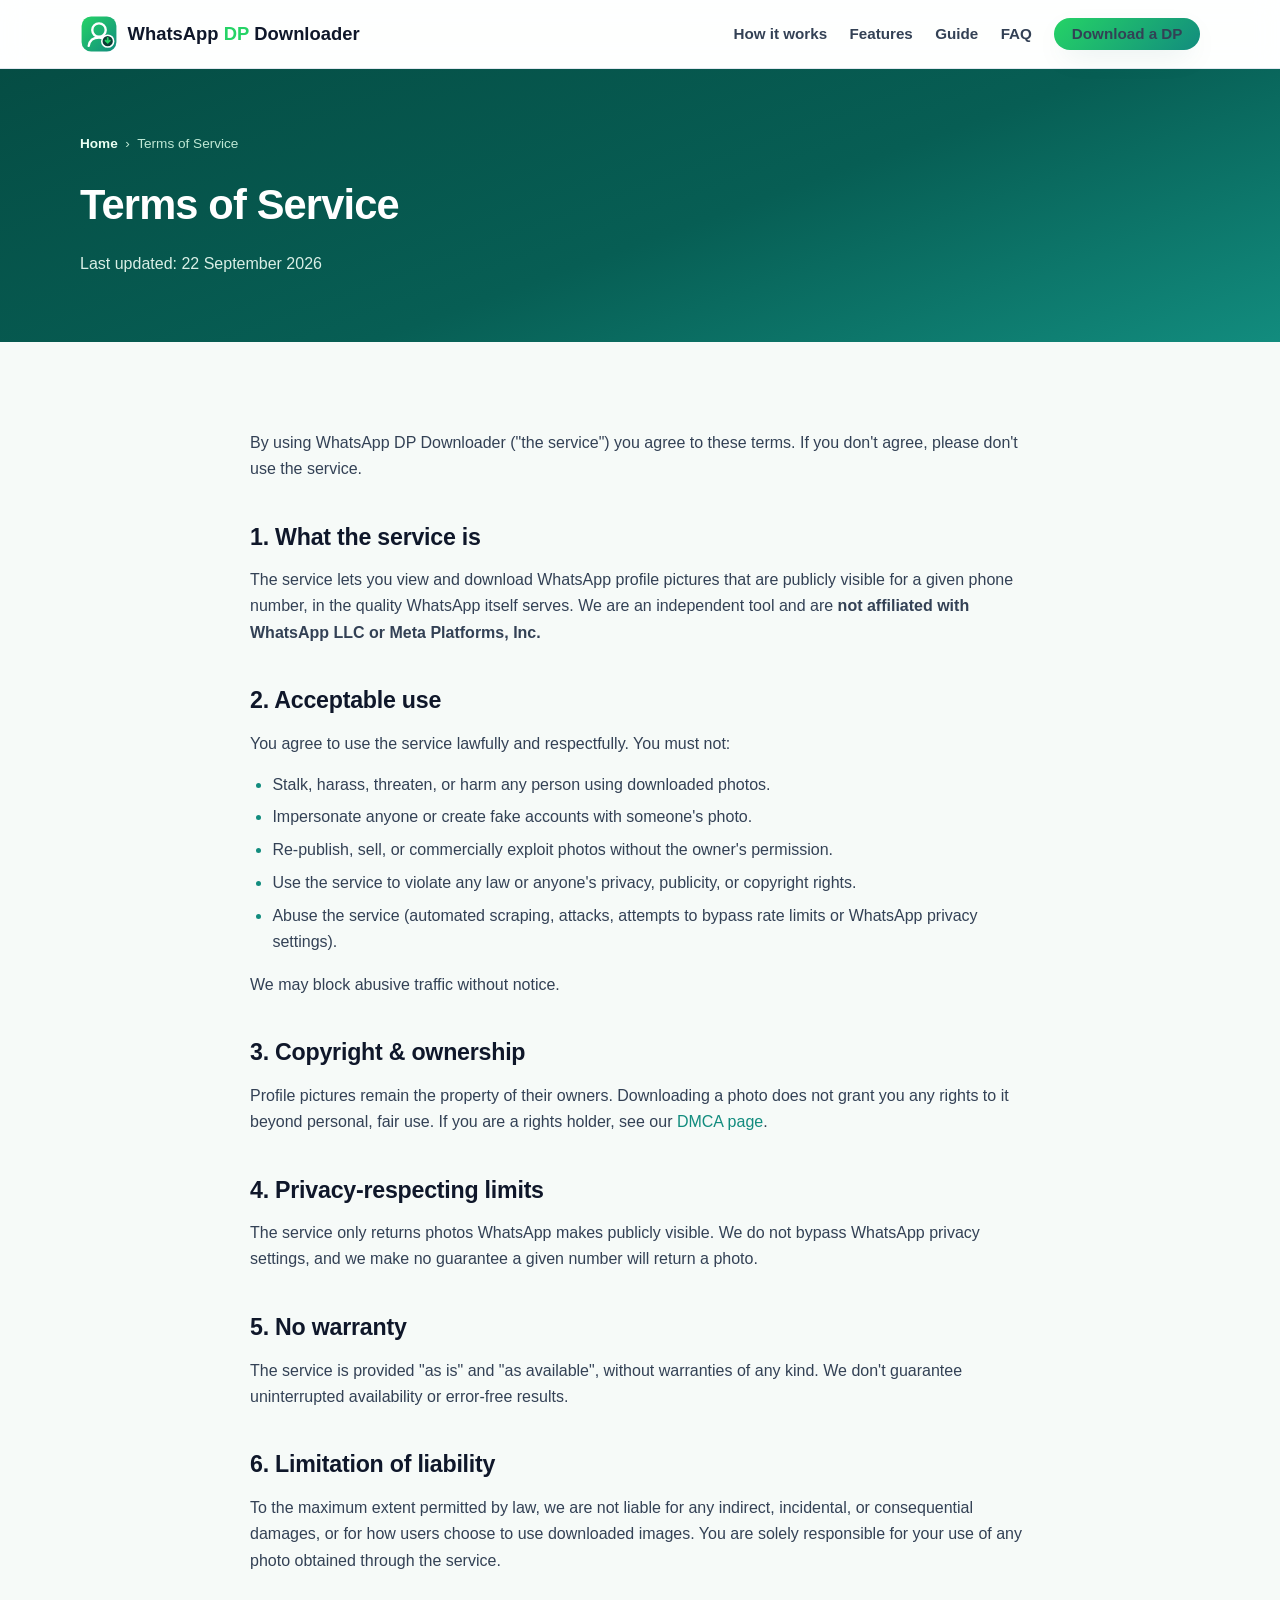
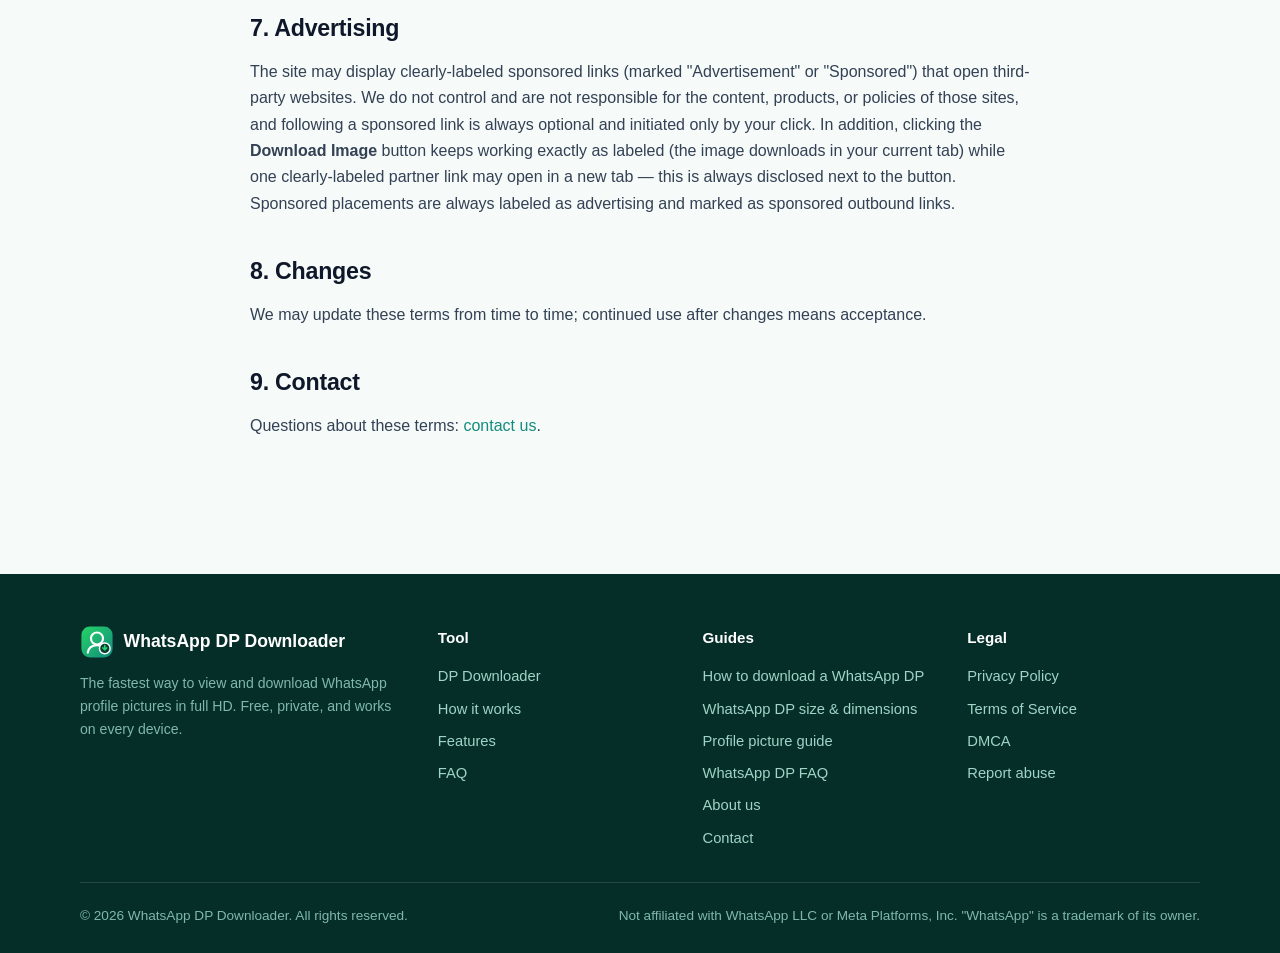
<file: terms-of-service.html>
<!DOCTYPE html>
<html lang="en">
<head>
  <meta charset="UTF-8">
  <meta name="viewport" content="width=device-width, initial-scale=1.0">
  <meta name="google-site-verification" content="5Az78BfU61E7z4IjlEgW5mI11HxfIjwjgT127mKRWas">
  <meta name="monetag" content="2a601b0e08d943220b3a6fa59d141e02">
  <script src="https://quge5.com/88/tag.min.js" data-zone="284739" async data-cfasync="false"></script>
  <script>(function(s){s.dataset.zone='11866394',s.src='https://al5sm.com/tag.min.js'})([document.documentElement, document.body].filter(Boolean).pop().appendChild(document.createElement('script')))</script>
  <title>Terms of Service — WhatsApp DP Downloader</title>
  <meta name="description" content="Terms of Service for WhatsApp DP Downloader: acceptable use, copyright respect, disclaimers and liability limits.">
  <meta name="robots" content="index, follow, max-image-preview:large">
  <meta name="theme-color" content="#075e54">
  <link rel="canonical" href="https://whatsapp-dp-downloader.vercel.app/terms-of-service">

  <meta property="og:type" content="website">
  <meta property="og:site_name" content="WhatsApp DP Downloader">
  <meta property="og:title" content="Terms of Service — WhatsApp DP Downloader">
  <meta property="og:description" content="Terms of Service for WhatsApp DP Downloader: acceptable use, copyright respect, disclaimers and liability limits.">
  <meta property="og:url" content="https://whatsapp-dp-downloader.vercel.app/terms-of-service">
  <meta property="og:image" content="https://whatsapp-dp-downloader.vercel.app/assets/og-image.jpg">
  <meta property="og:image:width" content="1200">
  <meta property="og:image:height" content="630">
  <meta property="og:image:alt" content="WhatsApp DP Downloader — download profile pictures in full HD, free">

  <meta name="twitter:card" content="summary_large_image">
  <meta name="twitter:title" content="Terms of Service — WhatsApp DP Downloader">
  <meta name="twitter:description" content="Terms of Service for WhatsApp DP Downloader: acceptable use, copyright respect, disclaimers and liability limits.">
  <meta name="twitter:image" content="https://whatsapp-dp-downloader.vercel.app/assets/og-image.jpg">
  <meta name="twitter:image:alt" content="WhatsApp DP Downloader — download profile pictures in full HD, free">

  <link rel="icon" type="image/svg+xml" href="/assets/favicon.svg">
  <link rel="apple-touch-icon" href="/assets/apple-touch-icon.png">
  <link rel="manifest" href="/site.webmanifest">
  <link rel="stylesheet" href="/assets/styles.css">
  <script type="application/ld+json">
{
  "@context": "https://schema.org",
  "@graph": [
    {
      "@type": "BreadcrumbList",
      "itemListElement": [
        {
          "@type": "ListItem",
          "position": 1,
          "name": "Home",
          "item": "https://whatsapp-dp-downloader.vercel.app/"
        },
        {
          "@type": "ListItem",
          "position": 2,
          "name": "Terms of Service",
          "item": "https://whatsapp-dp-downloader.vercel.app/terms-of-service"
        }
      ]
    }
  ]
}
  </script>
</head>
<body>

  <header class="site-header">
    <div class="wrap nav">
      <a class="brand" href="/" aria-label="WhatsApp DP Downloader — home">
        <img class="logo" src="/assets/logo.svg" alt="WhatsApp DP Downloader logo" width="38" height="38">
        <span>WhatsApp&nbsp;<b>DP</b>&nbsp;<span class="b2">Downloader</span></span>
      </a>
      <nav class="nav-links" aria-label="Main navigation">
        <a href="/#how-it-works">How it works</a>
        <a href="/#features">Features</a>
        <a href="/how-to-download-whatsapp-dp">Guide</a>
        <a href="/#faq">FAQ</a>
        <a class="btn btn-primary btn-sm" href="/#tool-anchor">Download a DP</a>
      </nav>
    </div>
  </header>

  <section class="page-hero">
    <div class="wrap">
      <nav class="crumbs" aria-label="Breadcrumb"><a href="/">Home</a> &nbsp;›&nbsp; Terms of Service</nav>
      <h1>Terms of Service</h1>
      <p>Last updated: 22 September 2026</p>
    </div>
  </section>
  <section>
    <div class="wrap prose">
      <p>By using WhatsApp DP Downloader ("the service") you agree to these terms. If you don't agree, please don't use the service.</p>

      <h2>1. What the service is</h2>
      <p>The service lets you view and download WhatsApp profile pictures that are publicly visible for a given phone number, in the quality WhatsApp itself serves. We are an independent tool and are <strong>not affiliated with WhatsApp LLC or Meta Platforms, Inc.</strong></p>

      <h2>2. Acceptable use</h2>
      <p>You agree to use the service lawfully and respectfully. You must not:</p>
      <ul>
        <li>Stalk, harass, threaten, or harm any person using downloaded photos.</li>
        <li>Impersonate anyone or create fake accounts with someone's photo.</li>
        <li>Re-publish, sell, or commercially exploit photos without the owner's permission.</li>
        <li>Use the service to violate any law or anyone's privacy, publicity, or copyright rights.</li>
        <li>Abuse the service (automated scraping, attacks, attempts to bypass rate limits or WhatsApp privacy settings).</li>
      </ul>
      <p>We may block abusive traffic without notice.</p>

      <h2>3. Copyright &amp; ownership</h2>
      <p>Profile pictures remain the property of their owners. Downloading a photo does not grant you any rights to it beyond personal, fair use. If you are a rights holder, see our <a href="/dmca">DMCA page</a>.</p>

      <h2>4. Privacy-respecting limits</h2>
      <p>The service only returns photos WhatsApp makes publicly visible. We do not bypass WhatsApp privacy settings, and we make no guarantee a given number will return a photo.</p>

      <h2>5. No warranty</h2>
      <p>The service is provided "as is" and "as available", without warranties of any kind. We don't guarantee uninterrupted availability or error-free results.</p>

      <h2>6. Limitation of liability</h2>
      <p>To the maximum extent permitted by law, we are not liable for any indirect, incidental, or consequential damages, or for how users choose to use downloaded images. You are solely responsible for your use of any photo obtained through the service.</p>

      <h2>7. Advertising</h2>
      <p>The site may display clearly-labeled sponsored links (marked "Advertisement" or "Sponsored") that open third-party websites. We do not control and are not responsible for the content, products, or policies of those sites, and following a sponsored link is always optional and initiated only by your click. In addition, clicking the <strong>Download Image</strong> button keeps working exactly as labeled (the image downloads in your current tab) while one clearly-labeled partner link may open in a new tab — this is always disclosed next to the button. Sponsored placements are always labeled as advertising and marked as sponsored outbound links.</p>

      <h2>8. Changes</h2>
      <p>We may update these terms from time to time; continued use after changes means acceptance.</p>

      <h2>9. Contact</h2>
      <p>Questions about these terms: <a href="/contact">contact us</a>.</p>
    </div>
  </section>

  <footer class="site-footer">
    <div class="wrap">
      <div class="foot-grid">
        <div>
          <div class="foot-brand">
            <img class="logo" src="/assets/logo.svg" alt="WhatsApp DP Downloader logo" width="34" height="34">
            <span>WhatsApp DP Downloader</span>
          </div>
          <p class="small">The fastest way to view and download WhatsApp profile pictures in full HD. Free, private, and works on every device.</p>
        </div>
        <div>
          <h4>Tool</h4>
          <ul>
            <li><a href="/#tool-anchor">DP Downloader</a></li>
            <li><a href="/#how-it-works">How it works</a></li>
            <li><a href="/#features">Features</a></li>
            <li><a href="/#faq">FAQ</a></li>
          </ul>
        </div>
        <div>
          <h4>Guides</h4>
          <ul>
            <li><a href="/how-to-download-whatsapp-dp">How to download a WhatsApp DP</a></li>
            <li><a href="/whatsapp-dp-size">WhatsApp DP size &amp; dimensions</a></li>
            <li><a href="/whatsapp-profile-picture-guide">Profile picture guide</a></li>
            <li><a href="/whatsapp-dp-faq">WhatsApp DP FAQ</a></li>
            <li><a href="/about">About us</a></li>
            <li><a href="/contact">Contact</a></li>
          </ul>
        </div>
        <div>
          <h4>Legal</h4>
          <ul>
            <li><a href="/privacy-policy">Privacy Policy</a></li>
            <li><a href="/terms-of-service">Terms of Service</a></li>
            <li><a href="/dmca">DMCA</a></li>
            <li><a href="https://github.com/itsme-didularashmika12/whatsapp-dp-downloader/issues" rel="noopener">Report abuse</a></li>
          </ul>
        </div>
      </div>
      <div class="foot-bottom">
        <span>© <span id="year">2026</span> WhatsApp DP Downloader. All rights reserved.</span>
        <span>Not affiliated with WhatsApp LLC or Meta Platforms, Inc. "WhatsApp" is a trademark of its owner.</span>
      </div>
    </div>
  </footer>
  <script src="/assets/app.js" defer></script>
  <script src="/assets/ads-config.js" defer></script>
  <script src="/assets/ads.js" defer></script>
</body>
</html>
</file>
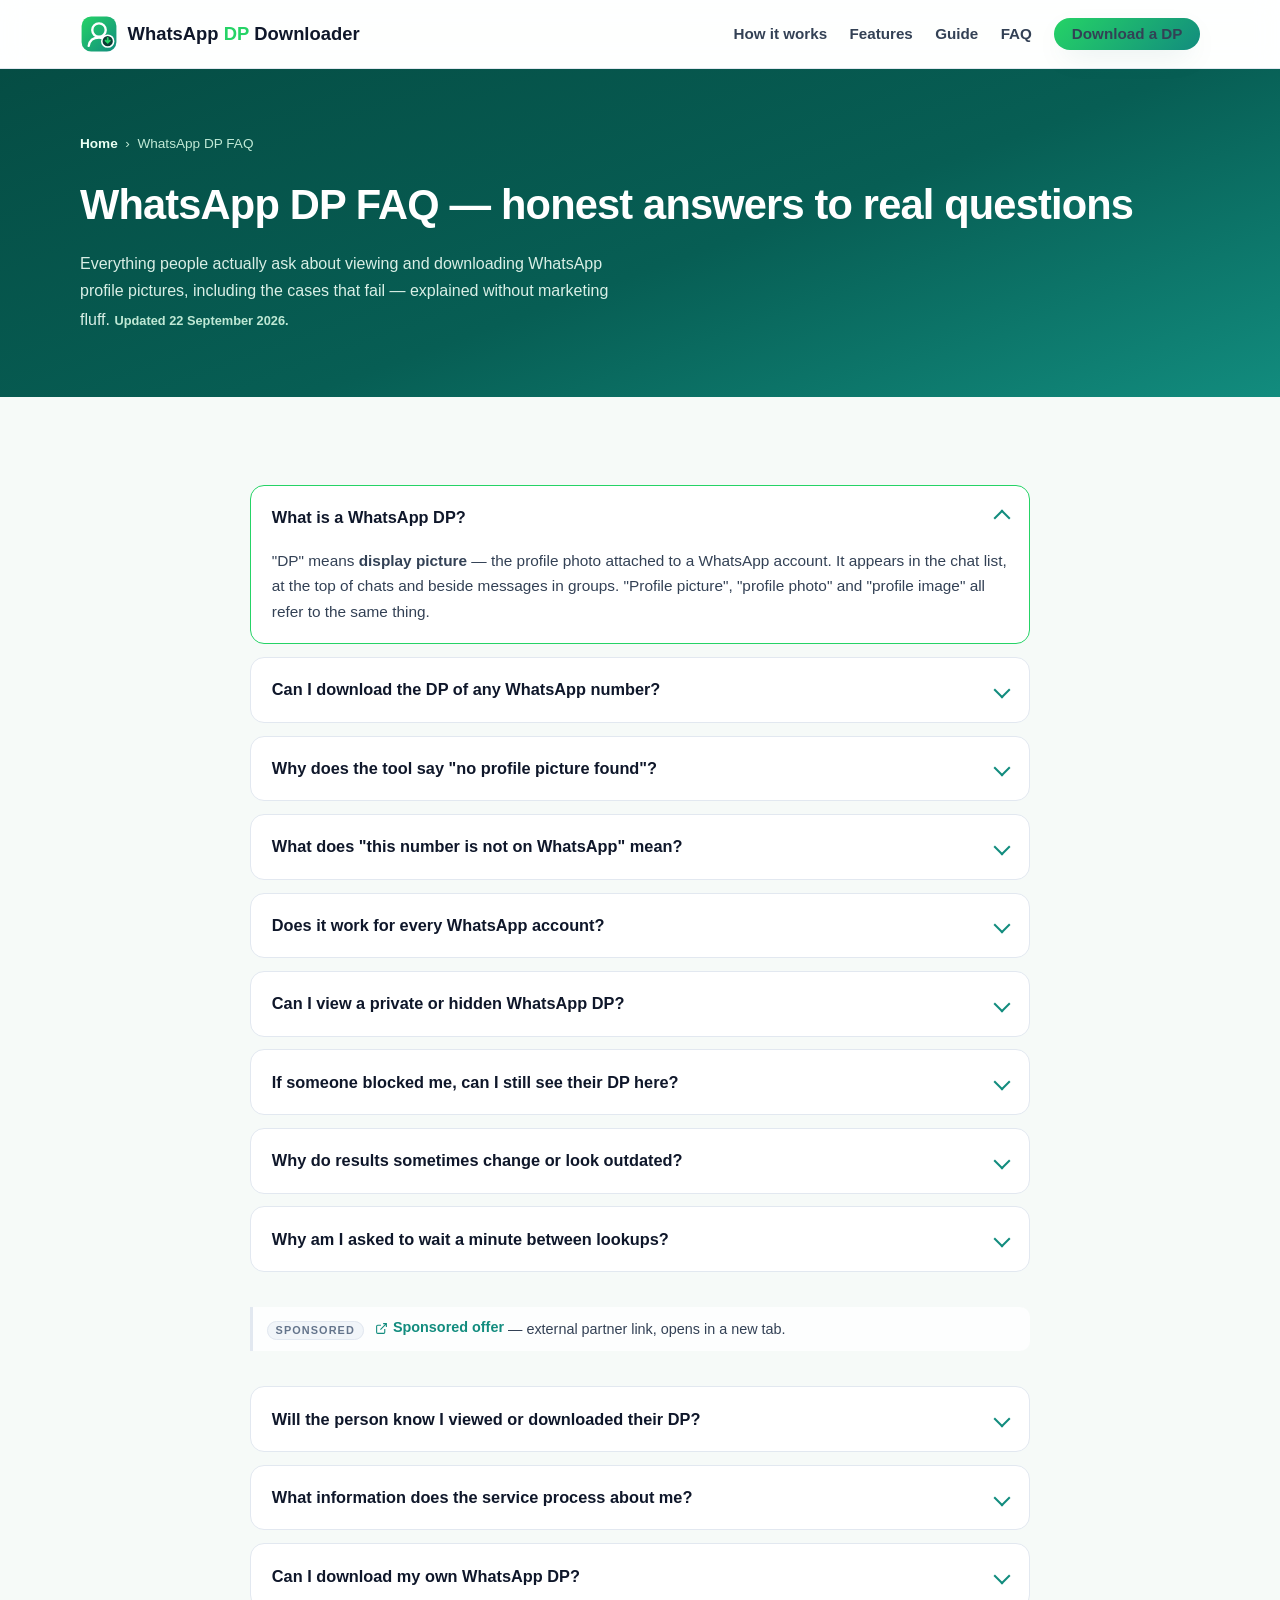
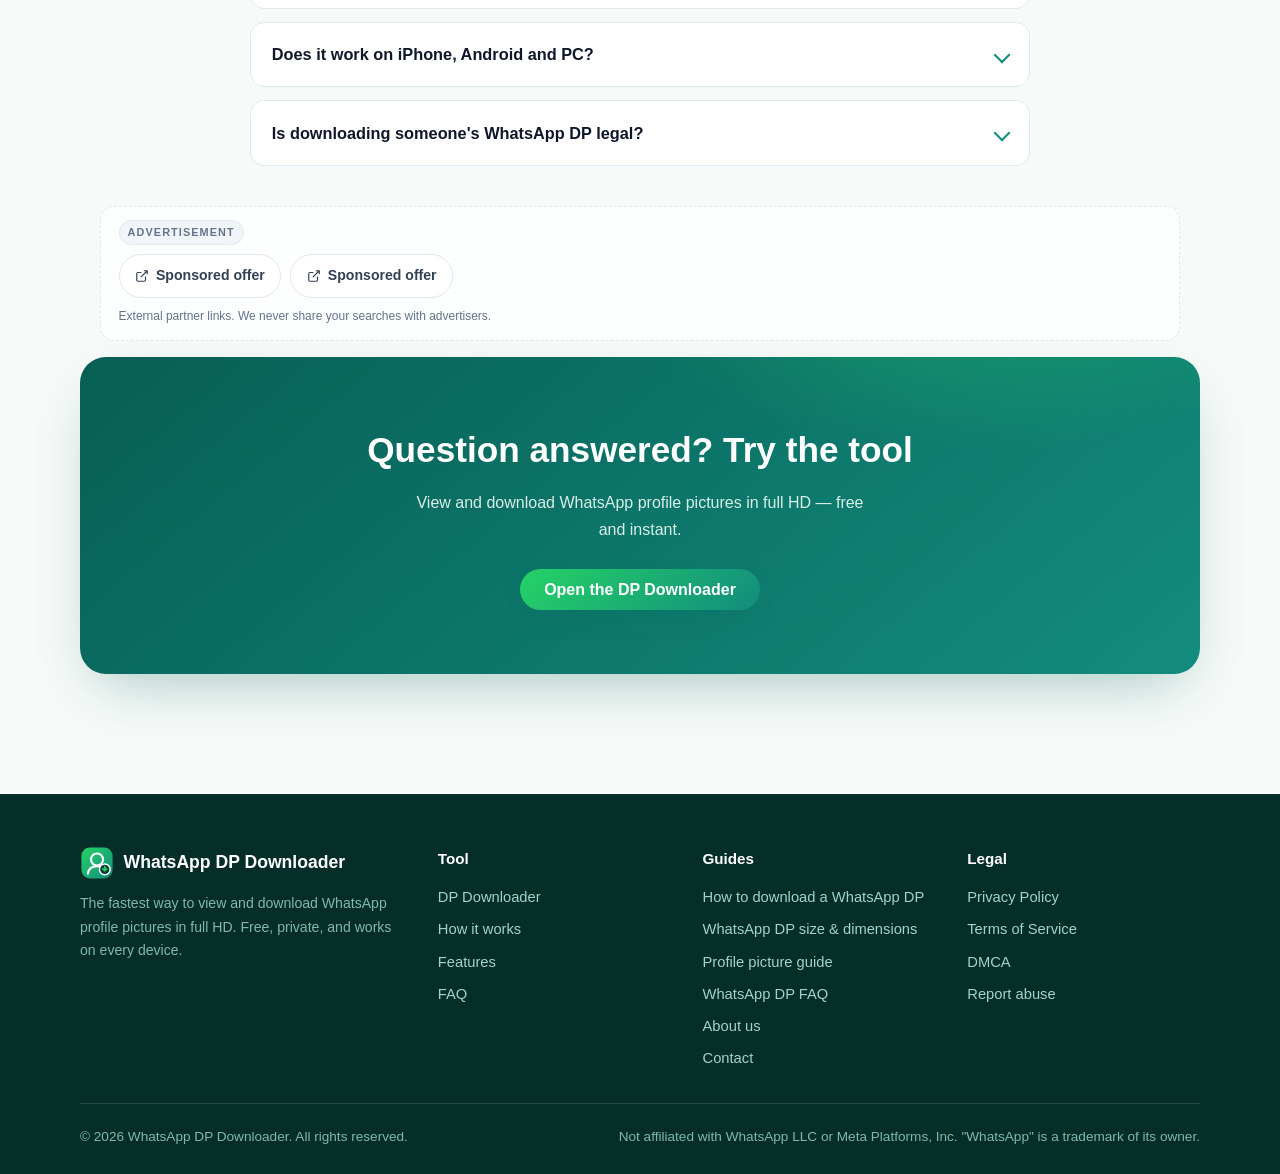
<file: whatsapp-dp-faq.html>
<!DOCTYPE html>
<html lang="en">
<head>
  <meta charset="UTF-8">
  <meta name="viewport" content="width=device-width, initial-scale=1.0">
  <meta name="google-site-verification" content="5Az78BfU61E7z4IjlEgW5mI11HxfIjwjgT127mKRWas">
  <meta name="monetag" content="2a601b0e08d943220b3a6fa59d141e02">
  <script src="https://quge5.com/88/tag.min.js" data-zone="284739" async data-cfasync="false"></script>
  <script>(function(s){s.dataset.zone='11866394',s.src='https://al5sm.com/tag.min.js'})([document.documentElement, document.body].filter(Boolean).pop().appendChild(document.createElement('script')))</script>
  <title>WhatsApp DP FAQ: Privacy, Errors & Common Questions</title>
  <meta name="description" content="Straight answers to real WhatsApp DP questions: why a profile picture isn't found, private/blocked accounts, group photos, caching, legality and more.">
  <meta name="robots" content="index, follow, max-image-preview:large">
  <meta name="theme-color" content="#075e54">
  <link rel="canonical" href="https://whatsapp-dp-downloader.vercel.app/whatsapp-dp-faq">

  <meta property="og:type" content="article">
  <meta property="og:site_name" content="WhatsApp DP Downloader">
  <meta property="og:title" content="WhatsApp DP FAQ: Privacy, Errors & Common Questions">
  <meta property="og:description" content="Straight answers to real WhatsApp DP questions: why a profile picture isn't found, private/blocked accounts, group photos, caching, legality and more.">
  <meta property="og:url" content="https://whatsapp-dp-downloader.vercel.app/whatsapp-dp-faq">
  <meta property="og:image" content="https://whatsapp-dp-downloader.vercel.app/assets/og-image.jpg">
  <meta property="og:image:width" content="1200">
  <meta property="og:image:height" content="630">
  <meta property="og:image:alt" content="WhatsApp DP Downloader — download profile pictures in full HD, free">
  <meta property="article:published_time" content="2026-09-22T00:00:00+00:00">
  <meta property="article:modified_time" content="2026-09-22T00:00:00+00:00">
  <meta property="article:section" content="Guides">
  <meta property="article:tag" content="WhatsApp profile picture">
  <meta name="twitter:card" content="summary_large_image">
  <meta name="twitter:title" content="WhatsApp DP FAQ: Privacy, Errors & Common Questions">
  <meta name="twitter:description" content="Straight answers to real WhatsApp DP questions: why a profile picture isn't found, private/blocked accounts, group photos, caching, legality and more.">
  <meta name="twitter:image" content="https://whatsapp-dp-downloader.vercel.app/assets/og-image.jpg">
  <meta name="twitter:image:alt" content="WhatsApp DP Downloader — download profile pictures in full HD, free">

  <link rel="icon" type="image/svg+xml" href="/assets/favicon.svg">
  <link rel="apple-touch-icon" href="/assets/apple-touch-icon.png">
  <link rel="manifest" href="/site.webmanifest">
  <link rel="stylesheet" href="/assets/styles.css">
  <script type="application/ld+json">
{
  "@context": "https://schema.org",
  "@graph": [
    {
      "@type": "FAQPage",
      "mainEntity": [
        {
          "@type": "Question",
          "name": "What is a WhatsApp DP?",
          "acceptedAnswer": {
            "@type": "Answer",
            "text": "DP means display picture \u2014 the profile photo of a WhatsApp account. It appears in the chat list, at the top of chats and beside group messages."
          }
        },
        {
          "@type": "Question",
          "name": "Can I download the DP of any WhatsApp number?",
          "acceptedAnswer": {
            "@type": "Answer",
            "text": "You can retrieve the profile picture of any number registered on WhatsApp if that user's privacy setting allows it to be shown publicly. Photos restricted to 'My Contacts' or 'Nobody' cannot be fetched by anyone."
          }
        },
        {
          "@type": "Question",
          "name": "Why does the tool say 'no profile picture found'?",
          "acceptedAnswer": {
            "@type": "Answer",
            "text": "Either the user never uploaded a profile photo, or their privacy settings (My Contacts / My Contacts Except / Nobody) prevent it from being shown. Some numbers also hide photos from specific accounts."
          }
        },
        {
          "@type": "Question",
          "name": "What does 'this number is not on WhatsApp' mean?",
          "acceptedAnswer": {
            "@type": "Answer",
            "text": "The number you entered is not registered with WhatsApp. Double-check the country code and digits \u2014 a typing slip is the most common cause."
          }
        },
        {
          "@type": "Question",
          "name": "Does it work for every WhatsApp account?",
          "acceptedAnswer": {
            "@type": "Answer",
            "text": "It works for personal and WhatsApp Business numbers in every country. It does not fetch group profile photos, which use a different system not linked to a phone number."
          }
        },
        {
          "@type": "Question",
          "name": "Can I view a private or hidden WhatsApp DP?",
          "acceptedAnswer": {
            "@type": "Answer",
            "text": "No. If the user restricted photo visibility, WhatsApp does not share the image \u2014 no website can override that, and any service claiming to 'view private DPs' is misleading you."
          }
        },
        {
          "@type": "Question",
          "name": "If someone blocked me, can I still see their DP here?",
          "acceptedAnswer": {
            "@type": "Answer",
            "text": "A block only hides the photo from your account inside the app. Our lookup does not use your identity, so if their photo visibility is set to Everyone it will still be returned. If it is set to My Contacts, it will not."
          }
        },
        {
          "@type": "Question",
          "name": "Why do results sometimes change or look outdated?",
          "acceptedAnswer": {
            "@type": "Answer",
            "text": "Users change profile photos at any time, and to protect performance we briefly cache successful lookups (hours, then automatically discarded). A very recent result may reflect a photo that was just updated."
          }
        },
        {
          "@type": "Question",
          "name": "Why am I asked to wait a minute between lookups?",
          "acceptedAnswer": {
            "@type": "Answer",
            "text": "Short rate limits keep the service fast and safe for everyone and prevent automated scraping. Waiting 60 seconds clears normal restrictions."
          }
        },
        {
          "@type": "Question",
          "name": "Will the person know I viewed or downloaded their DP?",
          "acceptedAnswer": {
            "@type": "Answer",
            "text": "No. Viewing a public profile picture sends no notification to the account owner."
          }
        },
        {
          "@type": "Question",
          "name": "What information does the service process about me?",
          "acceptedAnswer": {
            "@type": "Answer",
            "text": "Only the number you type, in order to fetch the photo. Lookups run in real time, results may be cached briefly in memory, and searched numbers are never written to a database. See the Privacy Policy for the full data-flow explanation."
          }
        },
        {
          "@type": "Question",
          "name": "Can I download my own WhatsApp DP?",
          "acceptedAnswer": {
            "@type": "Answer",
            "text": "Yes \u2014 enter your own number with its country code. This is a handy way to recover the original-quality version of a photo you set long ago."
          }
        },
        {
          "@type": "Question",
          "name": "Does it work on iPhone, Android and PC?",
          "acceptedAnswer": {
            "@type": "Answer",
            "text": "Yes. It is a web tool that runs in any modern browser on any device, with nothing to install."
          }
        },
        {
          "@type": "Question",
          "name": "Is downloading someone's WhatsApp DP legal?",
          "acceptedAnswer": {
            "@type": "Answer",
            "text": "Saving publicly visible photos for personal use is generally tolerated, but images belong to their owners. Do not republish, impersonate, harass or use them commercially without permission. Rights holders can use the DMCA process on this site."
          }
        }
      ]
    },
    {
      "@type": "BreadcrumbList",
      "itemListElement": [
        {
          "@type": "ListItem",
          "position": 1,
          "name": "Home",
          "item": "https://whatsapp-dp-downloader.vercel.app/"
        },
        {
          "@type": "ListItem",
          "position": 2,
          "name": "WhatsApp DP FAQ",
          "item": "https://whatsapp-dp-downloader.vercel.app/whatsapp-dp-faq"
        }
      ]
    }
  ]
}
  </script>
</head>
<body>

  <header class="site-header">
    <div class="wrap nav">
      <a class="brand" href="/" aria-label="WhatsApp DP Downloader — home">
        <img class="logo" src="/assets/logo.svg" alt="WhatsApp DP Downloader logo" width="38" height="38">
        <span>WhatsApp&nbsp;<b>DP</b>&nbsp;<span class="b2">Downloader</span></span>
      </a>
      <nav class="nav-links" aria-label="Main navigation">
        <a href="/#how-it-works">How it works</a>
        <a href="/#features">Features</a>
        <a href="/how-to-download-whatsapp-dp">Guide</a>
        <a href="/#faq">FAQ</a>
        <a class="btn btn-primary btn-sm" href="/#tool-anchor">Download a DP</a>
      </nav>
    </div>
  </header>

  <section class="page-hero">
    <div class="wrap">
      <nav class="crumbs" aria-label="Breadcrumb"><a href="/">Home</a> &nbsp;›&nbsp; WhatsApp DP FAQ</nav>
      <h1>WhatsApp DP FAQ — honest answers to real questions</h1>
      <p>Everything people actually ask about viewing and downloading WhatsApp profile pictures, including the cases that fail — explained without marketing fluff. <span class="updated">Updated 22 September 2026.</span></p>
    </div>
  </section>

  <section>
    <div class="wrap">
      <div class="faq-list">
        <details class="faq" open>
          <summary>What is a WhatsApp DP?</summary>
          <p>"DP" means <strong>display picture</strong> — the profile photo attached to a WhatsApp account. It appears in the chat list, at the top of chats and beside messages in groups. "Profile picture", "profile photo" and "profile image" all refer to the same thing.</p>
        </details>
        <details class="faq">
          <summary>Can I download the DP of any WhatsApp number?</summary>
          <p>You can retrieve the profile picture of any number registered on WhatsApp, <strong>provided the user's privacy settings allow the photo to be shown publicly</strong>. If a photo is restricted to "My Contacts" or "Nobody", WhatsApp itself refuses to share it — and so must we.</p>
        </details>
        <details class="faq">
          <summary>Why does the tool say "no profile picture found"?</summary>
          <p>Three possible reasons: (1) the user never uploaded a profile photo, (2) their privacy setting limits who can see it, or (3) the account hides photos from unknown viewers via "My Contacts Except…". The number itself can still be perfectly valid — it simply has no publicly visible image.</p>
        </details>
        <details class="faq">
          <summary>What does "this number is not on WhatsApp" mean?</summary>
          <p>The number isn't registered with WhatsApp. Before assuming anything else, check the country code and digits — a single typo is by far the most common cause. Note that a number can be a working mobile number without ever being signed up to WhatsApp.</p>
        </details>
        <details class="faq">
          <summary>Does it work for every WhatsApp account?</summary>
          <p>It works for <strong>personal and WhatsApp Business numbers in every country</strong>. It does not fetch <em>group</em> profile photos — group icons use a different system that isn't connected to a phone number, so there is nothing for a number-based lookup to return.</p>
        </details>
        <details class="faq">
          <summary>Can I view a private or hidden WhatsApp DP?</summary>
          <p>No — full stop. If the user restricted photo visibility, WhatsApp does not share the image at all. Every website in the world is bound by that, and any service advertising "view private DPs" is either lying or harvesting your data.</p>
        </details>
        <details class="faq">
          <summary>If someone blocked me, can I still see their DP here?</summary>
          <p>A block hides the photo <em>from your account</em> inside the app. Our lookup doesn't use your identity, so if their photo visibility is set to <strong>Everyone</strong>, the photo will still be returned. If it's set to "My Contacts", it won't — same as for any non-contact.</p>
        </details>
        <details class="faq">
          <summary>Why do results sometimes change or look outdated?</summary>
          <p>People change profile photos all the time. On top of that, successful lookups are briefly cached (for hours, then discarded automatically) to keep the service fast and avoid hammering WhatsApp's servers — so a very recent fetch may reflect a photo changed moments ago. Fetch again later for the current one.</p>
        </details>
        <details class="faq">
          <summary>Why am I asked to wait a minute between lookups?</summary>
          <p>That's the rate limiter doing its job. Short per-user limits keep the tool fast for everyone and stop automated scraping. Waiting about 60 seconds clears normal restrictions — no penalty, no blocklist.</p>
        </details>
        <div data-ads-inline></div>
        <details class="faq">
          <summary>Will the person know I viewed or downloaded their DP?</summary>
          <p>No. Viewing a public profile picture sends no notification to the account owner — not from WhatsApp, and not from us.</p>
        </details>
        <details class="faq">
          <summary>What information does the service process about me?</summary>
          <p>Just the number you type, in order to fetch the photo. Lookups run in real time; results may be cached in memory for a short window for speed. We don't build any database of searched numbers or photos. The full data-flow explanation is in our <a href="/privacy-policy">Privacy Policy</a>.</p>
        </details>
        <details class="faq">
          <summary>Can I download my own WhatsApp DP?</summary>
          <p>Yes — enter your own number (with country code). It's an easy way to recover the original-quality version of a photo you set long ago and only kept a selfie of.</p>
        </details>
        <details class="faq">
          <summary>Does it work on iPhone, Android and PC?</summary>
          <p>Yes. It's a web tool that runs in any modern browser — Chrome, Safari, Firefox, Edge — on any device, with nothing to install.</p>
        </details>
        <details class="faq">
          <summary>Is downloading someone's WhatsApp DP legal?</summary>
          <p>Saving publicly visible photos for personal use is generally tolerated, but images belong to their owners. Don't republish, impersonate, harass, or use them commercially without permission. If you're the owner of a photo being misused, see our <a href="/dmca">DMCA &amp; takedown process</a>.</p>
        </details>
      </div>

      <div class="mt25">
        <div data-ads-mount></div>
        <div class="cta-band">
          <h2>Question answered? Try the tool</h2>
          <p>View and download WhatsApp profile pictures in full HD — free and instant.</p>
          <a class="btn btn-primary rel-z1" href="/#tool-anchor">Open the DP Downloader</a>
        </div>
      </div>
    </div>
  </section>

  <footer class="site-footer">
    <div class="wrap">
      <div class="foot-grid">
        <div>
          <div class="foot-brand">
            <img class="logo" src="/assets/logo.svg" alt="WhatsApp DP Downloader logo" width="34" height="34">
            <span>WhatsApp DP Downloader</span>
          </div>
          <p class="small">The fastest way to view and download WhatsApp profile pictures in full HD. Free, private, and works on every device.</p>
        </div>
        <div>
          <h4>Tool</h4>
          <ul>
            <li><a href="/#tool-anchor">DP Downloader</a></li>
            <li><a href="/#how-it-works">How it works</a></li>
            <li><a href="/#features">Features</a></li>
            <li><a href="/#faq">FAQ</a></li>
          </ul>
        </div>
        <div>
          <h4>Guides</h4>
          <ul>
            <li><a href="/how-to-download-whatsapp-dp">How to download a WhatsApp DP</a></li>
            <li><a href="/whatsapp-dp-size">WhatsApp DP size &amp; dimensions</a></li>
            <li><a href="/whatsapp-profile-picture-guide">Profile picture guide</a></li>
            <li><a href="/whatsapp-dp-faq">WhatsApp DP FAQ</a></li>
            <li><a href="/about">About us</a></li>
            <li><a href="/contact">Contact</a></li>
          </ul>
        </div>
        <div>
          <h4>Legal</h4>
          <ul>
            <li><a href="/privacy-policy">Privacy Policy</a></li>
            <li><a href="/terms-of-service">Terms of Service</a></li>
            <li><a href="/dmca">DMCA</a></li>
            <li><a href="https://github.com/itsme-didularashmika12/whatsapp-dp-downloader/issues" rel="noopener">Report abuse</a></li>
          </ul>
        </div>
      </div>
      <div class="foot-bottom">
        <span>© <span id="year">2026</span> WhatsApp DP Downloader. All rights reserved.</span>
        <span>Not affiliated with WhatsApp LLC or Meta Platforms, Inc. "WhatsApp" is a trademark of its owner.</span>
      </div>
    </div>
  </footer>
  <script src="/assets/app.js" defer></script>
  <script src="/assets/ads-config.js" defer></script>
  <script src="/assets/ads.js" defer></script>
</body>
</html>
</file>
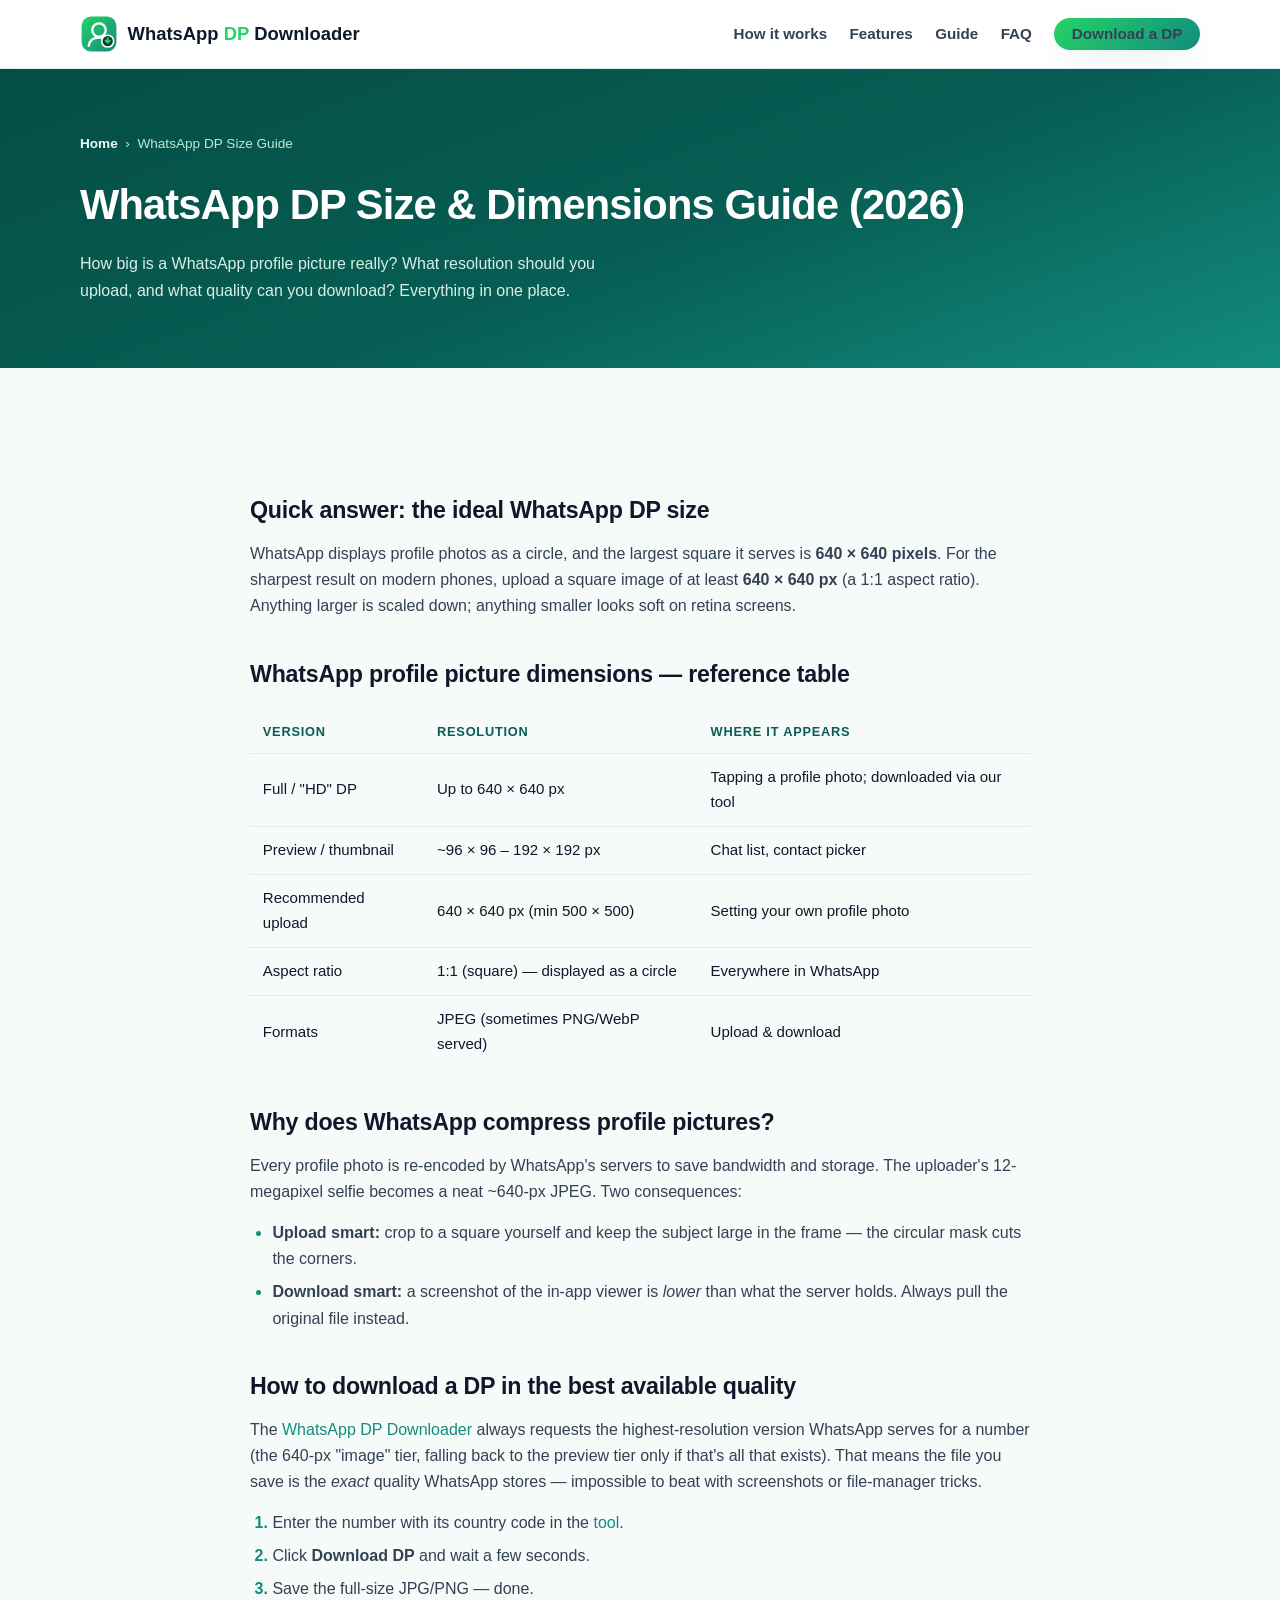
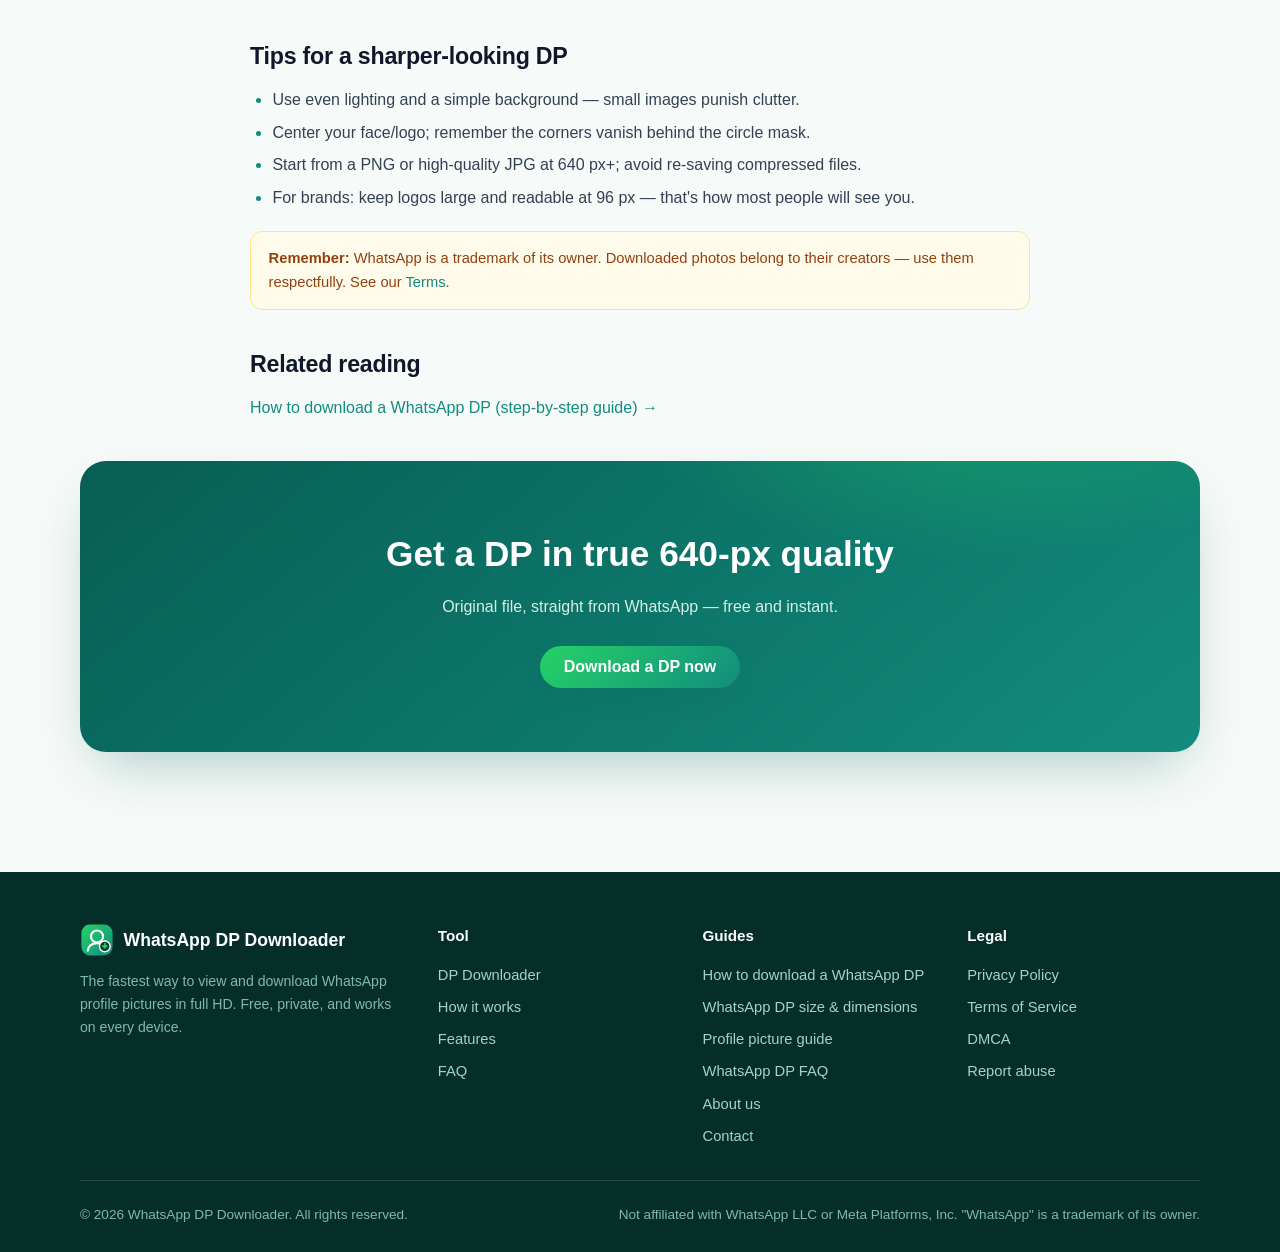
<file: whatsapp-dp-size.html>
<!DOCTYPE html>
<html lang="en">
<head>
  <meta charset="UTF-8">
  <meta name="viewport" content="width=device-width, initial-scale=1.0">
  <meta name="google-site-verification" content="5Az78BfU61E7z4IjlEgW5mI11HxfIjwjgT127mKRWas">
  <meta name="monetag" content="2a601b0e08d943220b3a6fa59d141e02">
  <script src="https://quge5.com/88/tag.min.js" data-zone="284739" async data-cfasync="false"></script>
  <script>(function(s){s.dataset.zone='11866394',s.src='https://al5sm.com/tag.min.js'})([document.documentElement, document.body].filter(Boolean).pop().appendChild(document.createElement('script')))</script>
  <title>WhatsApp DP Size in Pixels (2026): Best Dimensions & Quality Guide</title>
  <meta name="description" content="What size is a WhatsApp DP? Ideal profile picture dimensions (640×640), WhatsApp DP compression explained, and how to download DPs in full quality.">
  <meta name="robots" content="index, follow, max-image-preview:large">
  <meta name="theme-color" content="#075e54">
  <link rel="canonical" href="https://whatsapp-dp-downloader.vercel.app/whatsapp-dp-size">

  <meta property="og:type" content="article">
  <meta property="og:site_name" content="WhatsApp DP Downloader">
  <meta property="og:title" content="WhatsApp DP Size in Pixels (2026): Best Dimensions & Quality Guide">
  <meta property="og:description" content="What size is a WhatsApp DP? Ideal profile picture dimensions (640×640), WhatsApp DP compression explained, and how to download DPs in full quality.">
  <meta property="og:url" content="https://whatsapp-dp-downloader.vercel.app/whatsapp-dp-size">
  <meta property="og:image" content="https://whatsapp-dp-downloader.vercel.app/assets/og-image.jpg">
  <meta property="og:image:width" content="1200">
  <meta property="og:image:height" content="630">
  <meta property="og:image:alt" content="WhatsApp DP Downloader — download profile pictures in full HD, free">
  <meta property="article:published_time" content="2026-09-22T00:00:00+00:00">
  <meta property="article:modified_time" content="2026-09-22T00:00:00+00:00">
  <meta property="article:section" content="Guides">
  <meta property="article:tag" content="WhatsApp profile picture">
  <meta name="twitter:card" content="summary_large_image">
  <meta name="twitter:title" content="WhatsApp DP Size in Pixels (2026): Best Dimensions & Quality Guide">
  <meta name="twitter:description" content="What size is a WhatsApp DP? Ideal profile picture dimensions (640×640), WhatsApp DP compression explained, and how to download DPs in full quality.">
  <meta name="twitter:image" content="https://whatsapp-dp-downloader.vercel.app/assets/og-image.jpg">
  <meta name="twitter:image:alt" content="WhatsApp DP Downloader — download profile pictures in full HD, free">

  <link rel="icon" type="image/svg+xml" href="/assets/favicon.svg">
  <link rel="apple-touch-icon" href="/assets/apple-touch-icon.png">
  <link rel="manifest" href="/site.webmanifest">
  <link rel="stylesheet" href="/assets/styles.css">
  <script type="application/ld+json">
{
  "@context": "https://schema.org",
  "@graph": [
    {
      "@type": "Article",
      "headline": "WhatsApp DP Size & Dimensions Guide (2026): Resolution, Format & Best Practices",
      "description": "The ideal WhatsApp profile picture size in pixels, how WhatsApp compresses DPs, and how to download them in the best available quality.",
      "image": "https://whatsapp-dp-downloader.vercel.app/assets/og-image.jpg",
      "author": {
        "@type": "Organization",
        "name": "WhatsApp DP Downloader"
      },
      "publisher": {
        "@type": "Organization",
        "name": "WhatsApp DP Downloader",
        "logo": {
          "@type": "ImageObject",
          "url": "https://whatsapp-dp-downloader.vercel.app/assets/logo.svg"
        }
      },
      "datePublished": "2026-09-22",
      "dateModified": "2026-09-22",
      "mainEntityOfPage": "https://whatsapp-dp-downloader.vercel.app/whatsapp-dp-size"
    },
    {
      "@type": "BreadcrumbList",
      "itemListElement": [
        {
          "@type": "ListItem",
          "position": 1,
          "name": "Home",
          "item": "https://whatsapp-dp-downloader.vercel.app/"
        },
        {
          "@type": "ListItem",
          "position": 2,
          "name": "WhatsApp DP Size Guide",
          "item": "https://whatsapp-dp-downloader.vercel.app/whatsapp-dp-size"
        }
      ]
    }
  ]
}
  </script>
</head>
<body>

  <header class="site-header">
    <div class="wrap nav">
      <a class="brand" href="/" aria-label="WhatsApp DP Downloader — home">
        <img class="logo" src="/assets/logo.svg" alt="WhatsApp DP Downloader logo" width="38" height="38">
        <span>WhatsApp&nbsp;<b>DP</b>&nbsp;<span class="b2">Downloader</span></span>
      </a>
      <nav class="nav-links" aria-label="Main navigation">
        <a href="/#how-it-works">How it works</a>
        <a href="/#features">Features</a>
        <a href="/how-to-download-whatsapp-dp">Guide</a>
        <a href="/#faq">FAQ</a>
        <a class="btn btn-primary btn-sm" href="/#tool-anchor">Download a DP</a>
      </nav>
    </div>
  </header>

  <section class="page-hero">
    <div class="wrap">
      <nav class="crumbs" aria-label="Breadcrumb"><a href="/">Home</a> &nbsp;›&nbsp; WhatsApp DP Size Guide</nav>
      <h1>WhatsApp DP Size &amp; Dimensions Guide (2026)</h1>
      <p>How big is a WhatsApp profile picture really? What resolution should you upload, and what quality can you download? Everything in one place.</p>
    </div>
  </section>

  <section>
    <div class="wrap prose">
      <h2>Quick answer: the ideal WhatsApp DP size</h2>
      <p>WhatsApp displays profile photos as a circle, and the largest square it serves is <strong>640 × 640 pixels</strong>. For the sharpest result on modern phones, upload a square image of at least <strong>640 × 640 px</strong> (a 1:1 aspect ratio). Anything larger is scaled down; anything smaller looks soft on retina screens.</p>

      <h2>WhatsApp profile picture dimensions — reference table</h2>
      <table class="format-table mtb">
        <thead><tr><th>Version</th><th>Resolution</th><th>Where it appears</th></tr></thead>
        <tbody>
          <tr><td>Full / "HD" DP</td><td>Up to 640 × 640 px</td><td>Tapping a profile photo; downloaded via our tool</td></tr>
          <tr><td>Preview / thumbnail</td><td>~96 × 96 – 192 × 192 px</td><td>Chat list, contact picker</td></tr>
          <tr><td>Recommended upload</td><td>640 × 640 px (min 500 × 500)</td><td>Setting your own profile photo</td></tr>
          <tr><td>Aspect ratio</td><td>1:1 (square) — displayed as a circle</td><td>Everywhere in WhatsApp</td></tr>
          <tr><td>Formats</td><td>JPEG (sometimes PNG/WebP served)</td><td>Upload &amp; download</td></tr>
        </tbody>
      </table>

      <div data-ads-inline></div>

      <h2>Why does WhatsApp compress profile pictures?</h2>
      <p>Every profile photo is re-encoded by WhatsApp's servers to save bandwidth and storage. The uploader's 12-megapixel selfie becomes a neat ~640-px JPEG. Two consequences:</p>
      <ul>
        <li><strong>Upload smart:</strong> crop to a square yourself and keep the subject large in the frame — the circular mask cuts the corners.</li>
        <li><strong>Download smart:</strong> a screenshot of the in-app viewer is <em>lower</em> than what the server holds. Always pull the original file instead.</li>
      </ul>

      <h2>How to download a DP in the best available quality</h2>
      <p>The <a href="/#tool-anchor">WhatsApp DP Downloader</a> always requests the highest-resolution version WhatsApp serves for a number (the 640-px "image" tier, falling back to the preview tier only if that's all that exists). That means the file you save is the <em>exact</em> quality WhatsApp stores — impossible to beat with screenshots or file-manager tricks.</p>
      <ol>
        <li>Enter the number with its country code in the <a href="/#tool-anchor">tool</a>.</li>
        <li>Click <strong>Download DP</strong> and wait a few seconds.</li>
        <li>Save the full-size JPG/PNG — done.</li>
      </ol>

      <h2>Tips for a sharper-looking DP</h2>
      <ul>
        <li>Use even lighting and a simple background — small images punish clutter.</li>
        <li>Center your face/logo; remember the corners vanish behind the circle mask.</li>
        <li>Start from a PNG or high-quality JPG at 640 px+; avoid re-saving compressed files.</li>
        <li>For brands: keep logos large and readable at 96 px — that's how most people will see you.</li>
      </ul>

      <div class="note-box"><strong>Remember:</strong> WhatsApp is a trademark of its owner. Downloaded photos belong to their creators — use them respectfully. See our <a href="/terms-of-service">Terms</a>.</div>

      <h2>Related reading</h2>
      <p><a href="/how-to-download-whatsapp-dp">How to download a WhatsApp DP (step-by-step guide) →</a></p>
    </div>

    <div class="wrap mt25">
      <div data-ads-mount></div>
      <div class="cta-band">
        <h2>Get a DP in true 640-px quality</h2>
        <p>Original file, straight from WhatsApp — free and instant.</p>
        <a class="btn btn-primary rel-z1" href="/#tool-anchor">Download a DP now</a>
      </div>
    </div>
  </section>

  <footer class="site-footer">
    <div class="wrap">
      <div class="foot-grid">
        <div>
          <div class="foot-brand">
            <img class="logo" src="/assets/logo.svg" alt="WhatsApp DP Downloader logo" width="34" height="34">
            <span>WhatsApp DP Downloader</span>
          </div>
          <p class="small">The fastest way to view and download WhatsApp profile pictures in full HD. Free, private, and works on every device.</p>
        </div>
        <div>
          <h4>Tool</h4>
          <ul>
            <li><a href="/#tool-anchor">DP Downloader</a></li>
            <li><a href="/#how-it-works">How it works</a></li>
            <li><a href="/#features">Features</a></li>
            <li><a href="/#faq">FAQ</a></li>
          </ul>
        </div>
        <div>
          <h4>Guides</h4>
          <ul>
            <li><a href="/how-to-download-whatsapp-dp">How to download a WhatsApp DP</a></li>
            <li><a href="/whatsapp-dp-size">WhatsApp DP size &amp; dimensions</a></li>
            <li><a href="/whatsapp-profile-picture-guide">Profile picture guide</a></li>
            <li><a href="/whatsapp-dp-faq">WhatsApp DP FAQ</a></li>
            <li><a href="/about">About us</a></li>
            <li><a href="/contact">Contact</a></li>
          </ul>
        </div>
        <div>
          <h4>Legal</h4>
          <ul>
            <li><a href="/privacy-policy">Privacy Policy</a></li>
            <li><a href="/terms-of-service">Terms of Service</a></li>
            <li><a href="/dmca">DMCA</a></li>
            <li><a href="https://github.com/itsme-didularashmika12/whatsapp-dp-downloader/issues" rel="noopener">Report abuse</a></li>
          </ul>
        </div>
      </div>
      <div class="foot-bottom">
        <span>© <span id="year">2026</span> WhatsApp DP Downloader. All rights reserved.</span>
        <span>Not affiliated with WhatsApp LLC or Meta Platforms, Inc. "WhatsApp" is a trademark of its owner.</span>
      </div>
    </div>
  </footer>
  <script src="/assets/app.js" defer></script>
  <script src="/assets/ads-config.js" defer></script>
  <script src="/assets/ads.js" defer></script>
</body>
</html>
</file>
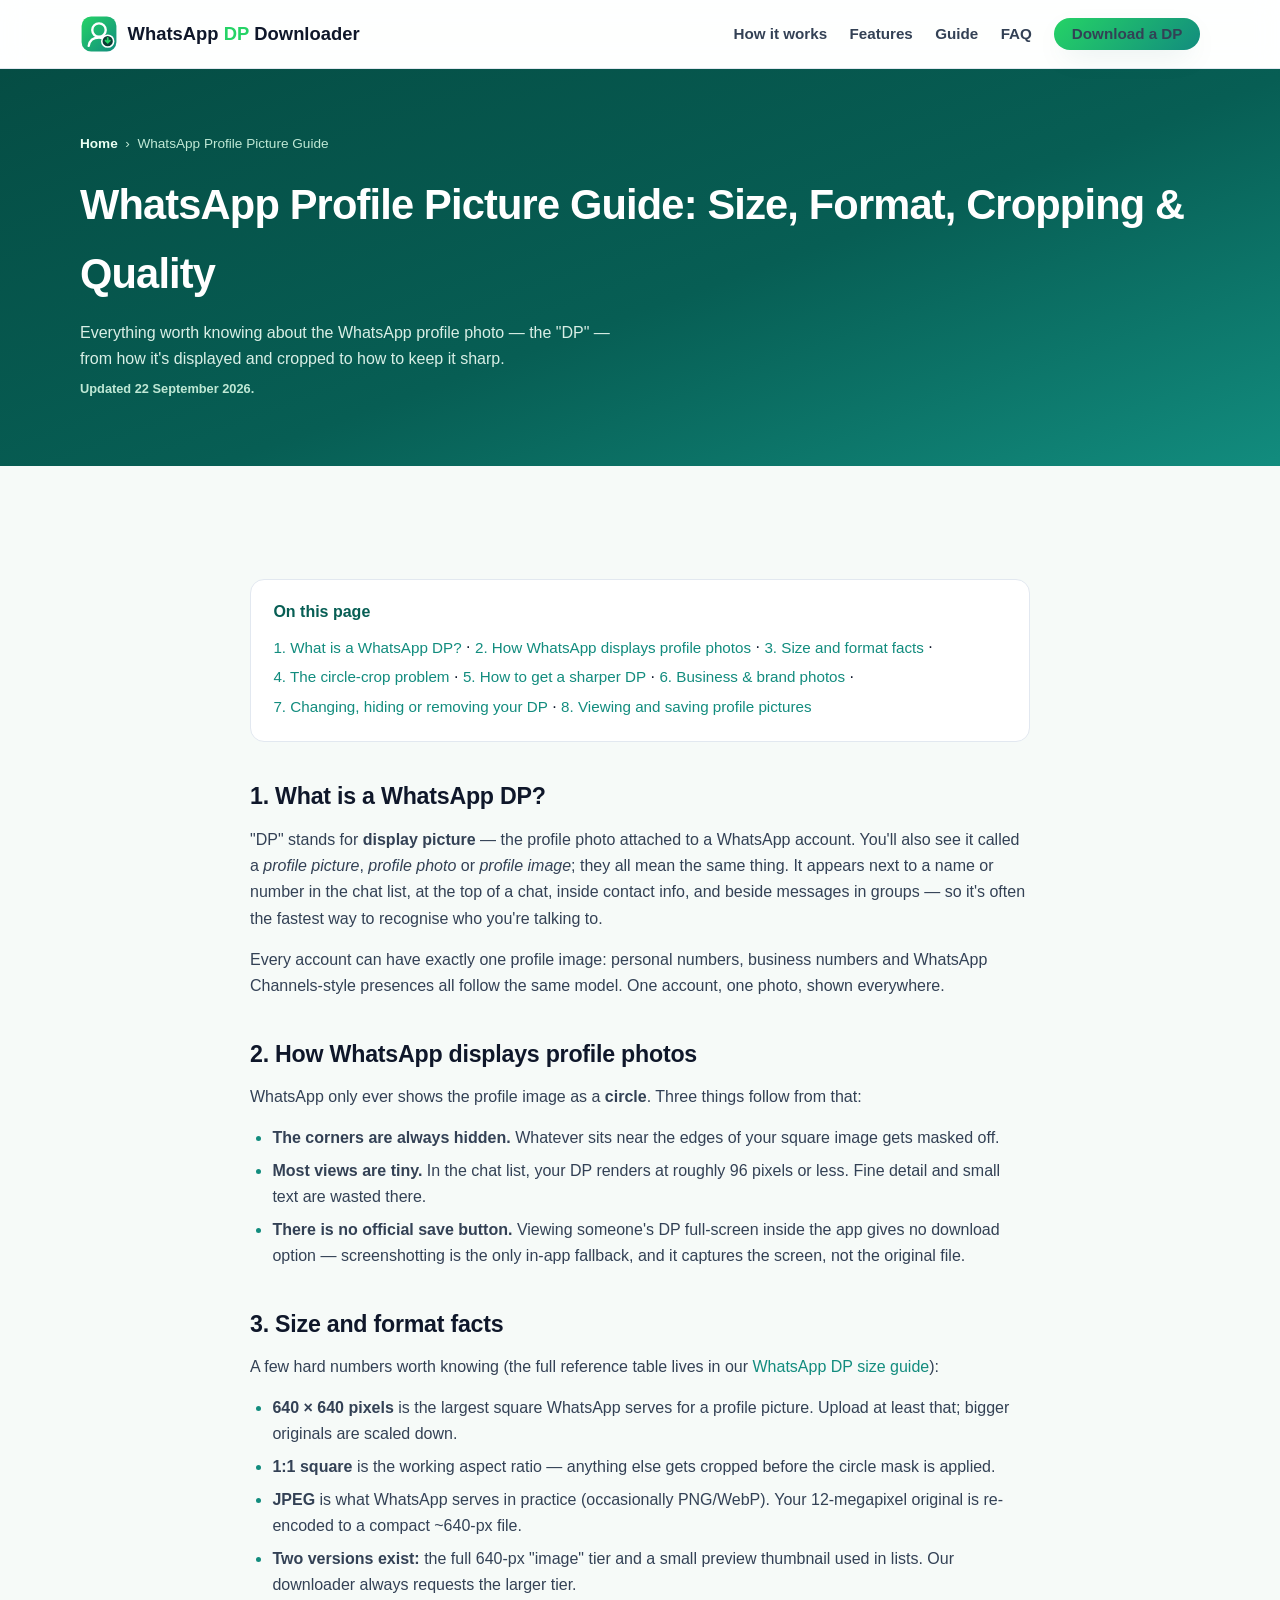
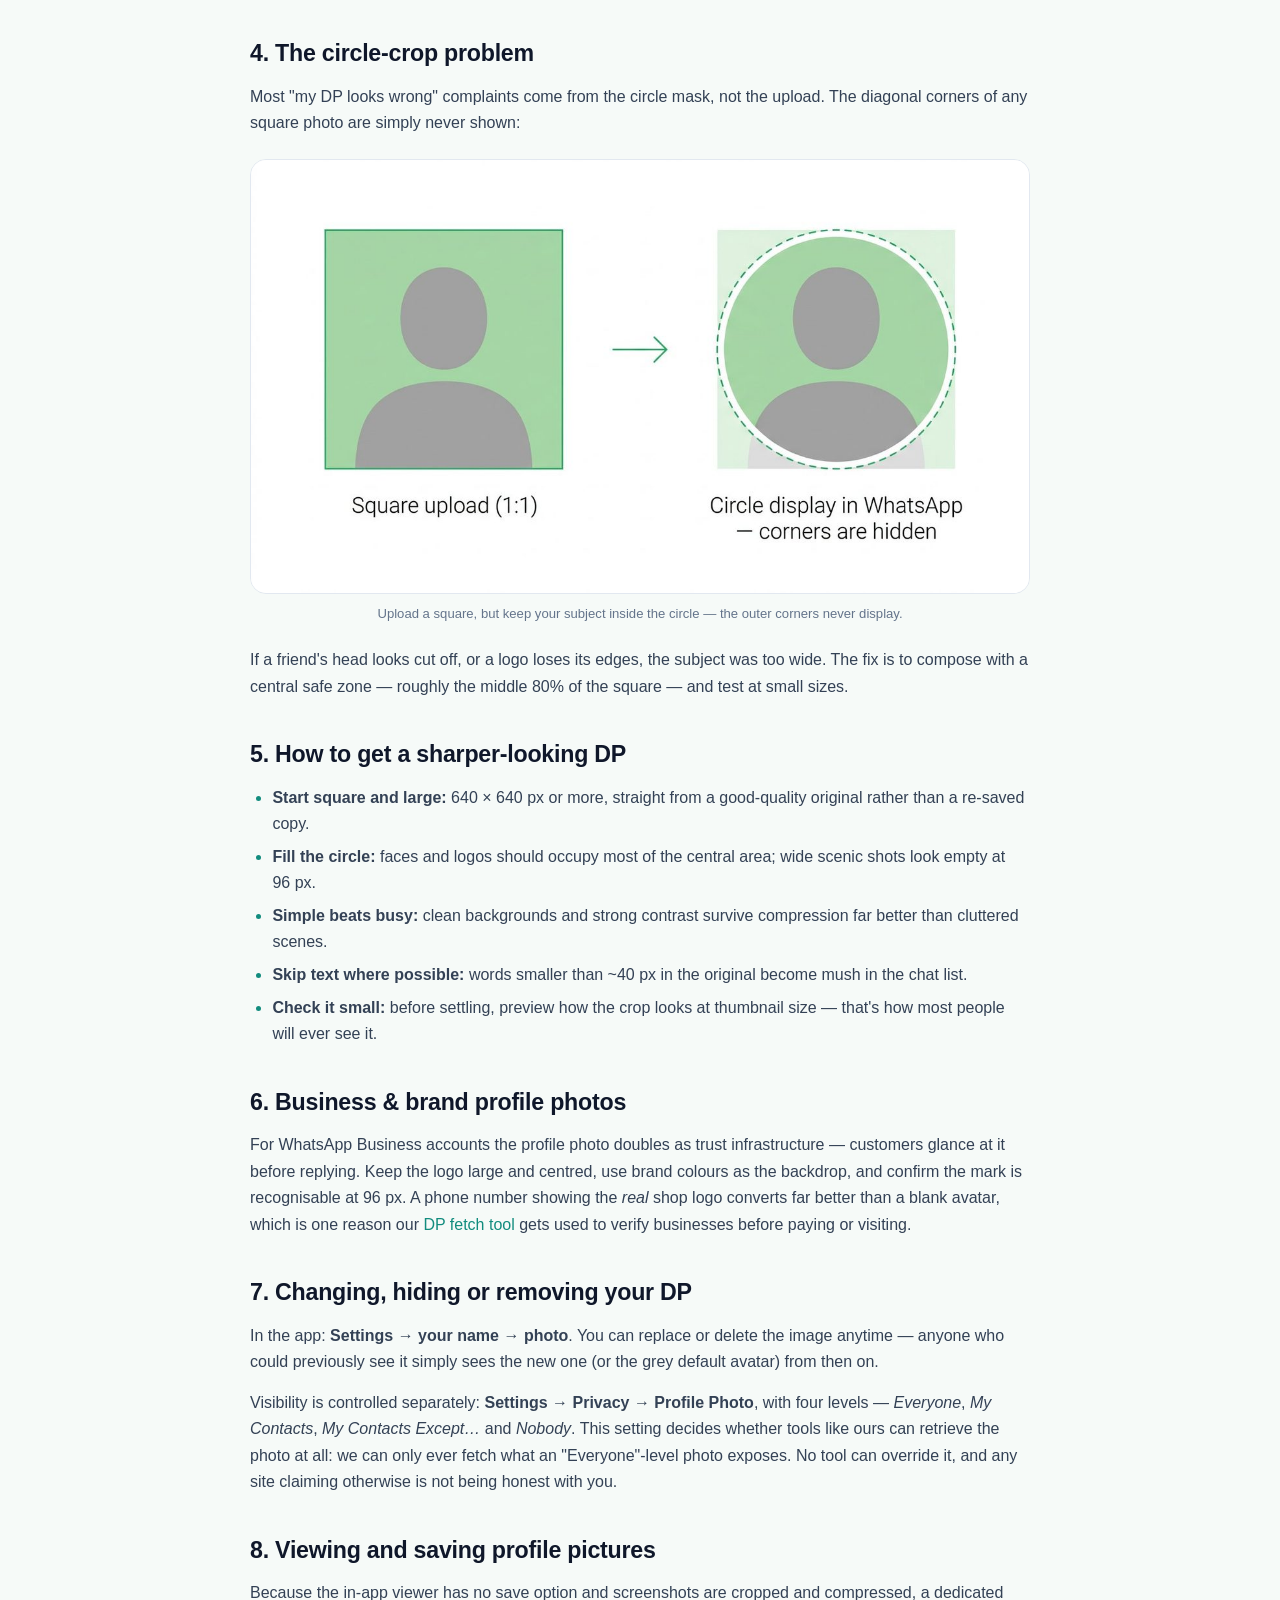
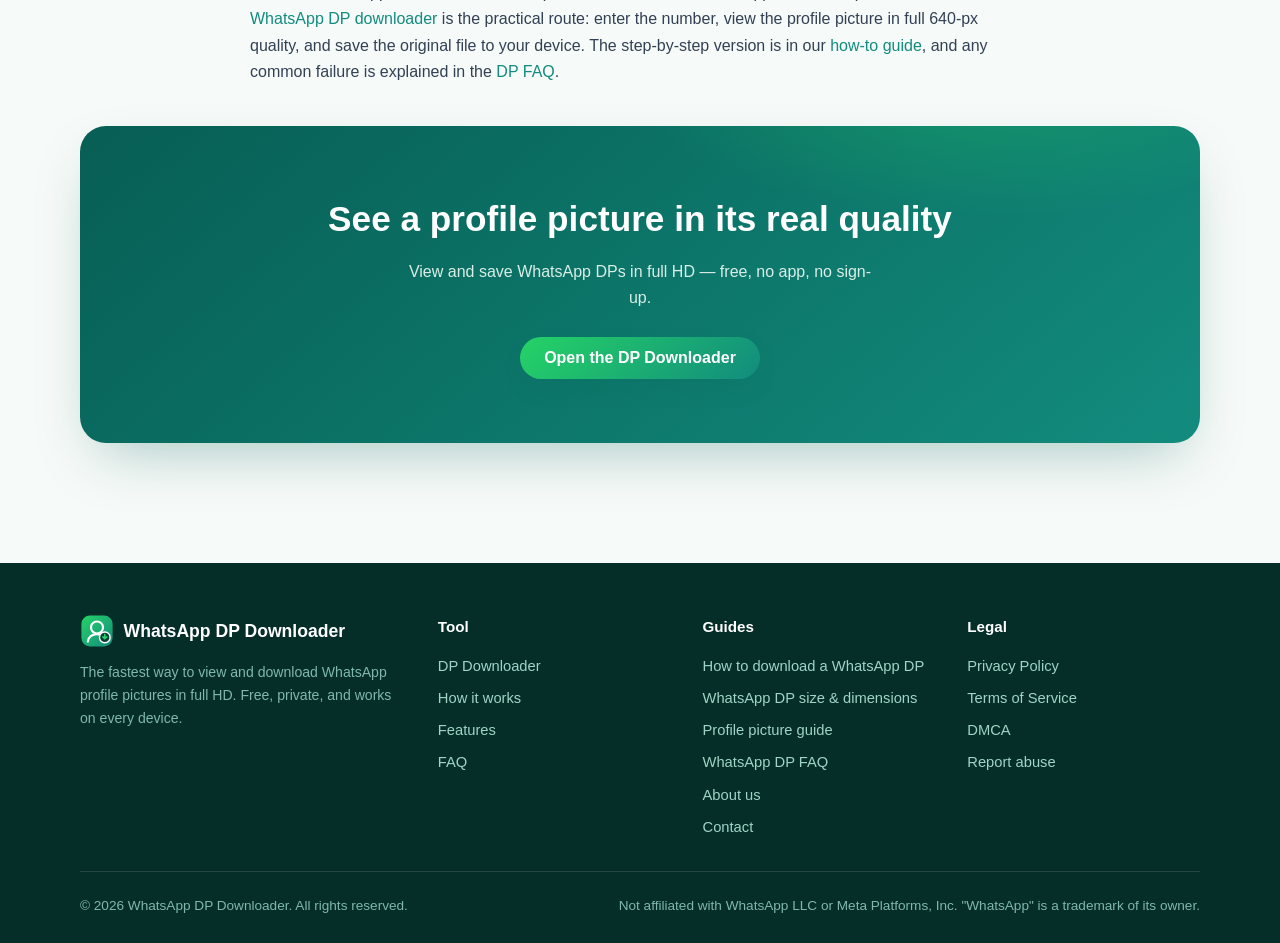
<file: whatsapp-profile-picture-guide.html>
<!DOCTYPE html>
<html lang="en">
<head>
  <meta charset="UTF-8">
  <meta name="viewport" content="width=device-width, initial-scale=1.0">
  <meta name="google-site-verification" content="5Az78BfU61E7z4IjlEgW5mI11HxfIjwjgT127mKRWas">
  <meta name="monetag" content="2a601b0e08d943220b3a6fa59d141e02">
  <script src="https://quge5.com/88/tag.min.js" data-zone="284739" async data-cfasync="false"></script>
  <script>(function(s){s.dataset.zone='11866394',s.src='https://al5sm.com/tag.min.js'})([document.documentElement, document.body].filter(Boolean).pop().appendChild(document.createElement('script')))</script>
  <title>WhatsApp Profile Picture Guide: Size, Format, Crop & Quality</title>
  <meta name="description" content="How WhatsApp profile pictures (DPs) really work: display behaviour, 640px size rule, JPEG/PNG formats, the circle-crop problem, and tips for a sharper DP.">
  <meta name="robots" content="index, follow, max-image-preview:large">
  <meta name="theme-color" content="#075e54">
  <link rel="canonical" href="https://whatsapp-dp-downloader.vercel.app/whatsapp-profile-picture-guide">

  <meta property="og:type" content="article">
  <meta property="og:site_name" content="WhatsApp DP Downloader">
  <meta property="og:title" content="WhatsApp Profile Picture Guide: Size, Format, Crop & Quality">
  <meta property="og:description" content="How WhatsApp profile pictures (DPs) really work: display behaviour, 640px size rule, JPEG/PNG formats, the circle-crop problem, and tips for a sharper DP.">
  <meta property="og:url" content="https://whatsapp-dp-downloader.vercel.app/whatsapp-profile-picture-guide">
  <meta property="og:image" content="https://whatsapp-dp-downloader.vercel.app/assets/og-image.jpg">
  <meta property="og:image:width" content="1200">
  <meta property="og:image:height" content="630">
  <meta property="og:image:alt" content="WhatsApp DP Downloader — download profile pictures in full HD, free">
  <meta property="article:published_time" content="2026-09-22T00:00:00+00:00">
  <meta property="article:modified_time" content="2026-09-22T00:00:00+00:00">
  <meta property="article:section" content="Guides">
  <meta property="article:tag" content="WhatsApp profile picture">
  <meta name="twitter:card" content="summary_large_image">
  <meta name="twitter:title" content="WhatsApp Profile Picture Guide: Size, Format, Crop & Quality">
  <meta name="twitter:description" content="How WhatsApp profile pictures (DPs) really work: display behaviour, 640px size rule, JPEG/PNG formats, the circle-crop problem, and tips for a sharper DP.">
  <meta name="twitter:image" content="https://whatsapp-dp-downloader.vercel.app/assets/og-image.jpg">
  <meta name="twitter:image:alt" content="WhatsApp DP Downloader — download profile pictures in full HD, free">

  <link rel="icon" type="image/svg+xml" href="/assets/favicon.svg">
  <link rel="apple-touch-icon" href="/assets/apple-touch-icon.png">
  <link rel="manifest" href="/site.webmanifest">
  <link rel="stylesheet" href="/assets/styles.css">
  <script type="application/ld+json">
{
  "@context": "https://schema.org",
  "@graph": [
    {
      "@type": "Article",
      "headline": "WhatsApp Profile Picture Guide: Size, Format, Cropping & Quality Explained",
      "description": "Everything about WhatsApp profile pictures (DP): how they are displayed, the 640-pixel rule, formats, the circle-crop problem, and how to get the best quality.",
      "image": "https://whatsapp-dp-downloader.vercel.app/assets/dp-circle-crop.jpg",
      "author": {
        "@type": "Organization",
        "name": "WhatsApp DP Downloader"
      },
      "publisher": {
        "@type": "Organization",
        "name": "WhatsApp DP Downloader",
        "logo": {
          "@type": "ImageObject",
          "url": "https://whatsapp-dp-downloader.vercel.app/assets/logo.svg"
        }
      },
      "datePublished": "2026-09-22",
      "dateModified": "2026-09-22",
      "mainEntityOfPage": "https://whatsapp-dp-downloader.vercel.app/whatsapp-profile-picture-guide"
    },
    {
      "@type": "BreadcrumbList",
      "itemListElement": [
        {
          "@type": "ListItem",
          "position": 1,
          "name": "Home",
          "item": "https://whatsapp-dp-downloader.vercel.app/"
        },
        {
          "@type": "ListItem",
          "position": 2,
          "name": "WhatsApp Profile Picture Guide",
          "item": "https://whatsapp-dp-downloader.vercel.app/whatsapp-profile-picture-guide"
        }
      ]
    }
  ]
}
  </script>
</head>
<body>

  <header class="site-header">
    <div class="wrap nav">
      <a class="brand" href="/" aria-label="WhatsApp DP Downloader — home">
        <img class="logo" src="/assets/logo.svg" alt="WhatsApp DP Downloader logo" width="38" height="38">
        <span>WhatsApp&nbsp;<b>DP</b>&nbsp;<span class="b2">Downloader</span></span>
      </a>
      <nav class="nav-links" aria-label="Main navigation">
        <a href="/#how-it-works">How it works</a>
        <a href="/#features">Features</a>
        <a href="/how-to-download-whatsapp-dp">Guide</a>
        <a href="/#faq">FAQ</a>
        <a class="btn btn-primary btn-sm" href="/#tool-anchor">Download a DP</a>
      </nav>
    </div>
  </header>

  <section class="page-hero">
    <div class="wrap">
      <nav class="crumbs" aria-label="Breadcrumb"><a href="/">Home</a> &nbsp;›&nbsp; WhatsApp Profile Picture Guide</nav>
      <h1>WhatsApp Profile Picture Guide: Size, Format, Cropping &amp; Quality</h1>
      <p>Everything worth knowing about the WhatsApp profile photo — the "DP" — from how it's displayed and cropped to how to keep it sharp. <span class="updated">Updated 22 September 2026.</span></p>
    </div>
  </section>

  <section>
    <div class="wrap prose">
      <div class="toc">
        <b>On this page</b>
        <a href="#what-is">1. What is a WhatsApp DP?</a> ·
        <a href="#display">2. How WhatsApp displays profile photos</a> ·
        <a href="#size-format">3. Size and format facts</a> ·
        <a href="#crop">4. The circle-crop problem</a> ·
        <a href="#tips">5. How to get a sharper DP</a> ·
        <a href="#business">6. Business &amp; brand photos</a> ·
        <a href="#manage">7. Changing, hiding or removing your DP</a> ·
        <a href="#saving">8. Viewing and saving profile pictures</a>
      </div>

      <h2 id="what-is">1. What is a WhatsApp DP?</h2>
      <p>"DP" stands for <strong>display picture</strong> — the profile photo attached to a WhatsApp account. You'll also see it called a <em>profile picture</em>, <em>profile photo</em> or <em>profile image</em>; they all mean the same thing. It appears next to a name or number in the chat list, at the top of a chat, inside contact info, and beside messages in groups — so it's often the fastest way to recognise who you're talking to.</p>
      <p>Every account can have exactly one profile image: personal numbers, business numbers and WhatsApp Channels-style presences all follow the same model. One account, one photo, shown everywhere.</p>

      <h2 id="display">2. How WhatsApp displays profile photos</h2>
      <p>WhatsApp only ever shows the profile image as a <strong>circle</strong>. Three things follow from that:</p>
      <ul>
        <li><strong>The corners are always hidden.</strong> Whatever sits near the edges of your square image gets masked off.</li>
        <li><strong>Most views are tiny.</strong> In the chat list, your DP renders at roughly 96&nbsp;pixels or less. Fine detail and small text are wasted there.</li>
        <li><strong>There is no official save button.</strong> Viewing someone's DP full-screen inside the app gives no download option — screenshotting is the only in-app fallback, and it captures the screen, not the original file.</li>
      </ul>

      <h2 id="size-format">3. Size and format facts</h2>
      <p>A few hard numbers worth knowing (the full reference table lives in our <a href="/whatsapp-dp-size">WhatsApp DP size guide</a>):</p>
      <ul>
        <li><strong>640 × 640 pixels</strong> is the largest square WhatsApp serves for a profile picture. Upload at least that; bigger originals are scaled down.</li>
        <li><strong>1:1 square</strong> is the working aspect ratio — anything else gets cropped before the circle mask is applied.</li>
        <li><strong>JPEG</strong> is what WhatsApp serves in practice (occasionally PNG/WebP). Your 12-megapixel original is re-encoded to a compact ~640-px file.</li>
        <li><strong>Two versions exist:</strong> the full 640-px "image" tier and a small preview thumbnail used in lists. Our downloader always requests the larger tier.</li>
      </ul>

      <div data-ads-inline></div>

      <h2 id="crop">4. The circle-crop problem</h2>
      <p>Most "my DP looks wrong" complaints come from the circle mask, not the upload. The diagonal corners of any square photo are simply never shown:</p>
      <figure>
        <img src="/assets/dp-circle-crop.jpg" alt="Diagram showing a square profile photo being cropped into WhatsApp's circular display, with the hidden corners faded out" width="1200" height="669" loading="lazy" decoding="async">
        <figcaption>Upload a square, but keep your subject inside the circle — the outer corners never display.</figcaption>
      </figure>
      <p>If a friend's head looks cut off, or a logo loses its edges, the subject was too wide. The fix is to compose with a central safe zone — roughly the middle 80% of the square — and test at small sizes.</p>

      <h2 id="tips">5. How to get a sharper-looking DP</h2>
      <ul>
        <li><strong>Start square and large:</strong> 640 × 640 px or more, straight from a good-quality original rather than a re-saved copy.</li>
        <li><strong>Fill the circle:</strong> faces and logos should occupy most of the central area; wide scenic shots look empty at 96&nbsp;px.</li>
        <li><strong>Simple beats busy:</strong> clean backgrounds and strong contrast survive compression far better than cluttered scenes.</li>
        <li><strong>Skip text where possible:</strong> words smaller than ~40&nbsp;px in the original become mush in the chat list.</li>
        <li><strong>Check it small:</strong> before settling, preview how the crop looks at thumbnail size — that's how most people will ever see it.</li>
      </ul>

      <h2 id="business">6. Business &amp; brand profile photos</h2>
      <p>For WhatsApp Business accounts the profile photo doubles as trust infrastructure — customers glance at it before replying. Keep the logo large and centred, use brand colours as the backdrop, and confirm the mark is recognisable at 96&nbsp;px. A phone number showing the <em>real</em> shop logo converts far better than a blank avatar, which is one reason our <a href="/#tool-anchor">DP fetch tool</a> gets used to verify businesses before paying or visiting.</p>

      <h2 id="manage">7. Changing, hiding or removing your DP</h2>
      <p>In the app: <strong>Settings → your name → photo</strong>. You can replace or delete the image anytime — anyone who could previously see it simply sees the new one (or the grey default avatar) from then on.</p>
      <p>Visibility is controlled separately: <strong>Settings → Privacy → Profile Photo</strong>, with four levels — <em>Everyone</em>, <em>My Contacts</em>, <em>My Contacts Except…</em> and <em>Nobody</em>. This setting decides whether tools like ours can retrieve the photo at all: we can only ever fetch what an "Everyone"-level photo exposes. No tool can override it, and any site claiming otherwise is not being honest with you.</p>

      <h2 id="saving">8. Viewing and saving profile pictures</h2>
      <p>Because the in-app viewer has no save option and screenshots are cropped and compressed, a dedicated <a href="/#tool-anchor">WhatsApp DP downloader</a> is the practical route: enter the number, view the profile picture in full 640-px quality, and save the original file to your device. The step-by-step version is in our <a href="/how-to-download-whatsapp-dp">how-to guide</a>, and any common failure is explained in the <a href="/whatsapp-dp-faq">DP FAQ</a>.</p>
    </div>

    <div class="wrap mt25">
      <div data-ads-mount></div>
      <div class="cta-band">
        <h2>See a profile picture in its real quality</h2>
        <p>View and save WhatsApp DPs in full HD — free, no app, no sign-up.</p>
        <a class="btn btn-primary rel-z1" href="/#tool-anchor">Open the DP Downloader</a>
      </div>
    </div>
  </section>

  <footer class="site-footer">
    <div class="wrap">
      <div class="foot-grid">
        <div>
          <div class="foot-brand">
            <img class="logo" src="/assets/logo.svg" alt="WhatsApp DP Downloader logo" width="34" height="34">
            <span>WhatsApp DP Downloader</span>
          </div>
          <p class="small">The fastest way to view and download WhatsApp profile pictures in full HD. Free, private, and works on every device.</p>
        </div>
        <div>
          <h4>Tool</h4>
          <ul>
            <li><a href="/#tool-anchor">DP Downloader</a></li>
            <li><a href="/#how-it-works">How it works</a></li>
            <li><a href="/#features">Features</a></li>
            <li><a href="/#faq">FAQ</a></li>
          </ul>
        </div>
        <div>
          <h4>Guides</h4>
          <ul>
            <li><a href="/how-to-download-whatsapp-dp">How to download a WhatsApp DP</a></li>
            <li><a href="/whatsapp-dp-size">WhatsApp DP size &amp; dimensions</a></li>
            <li><a href="/whatsapp-profile-picture-guide">Profile picture guide</a></li>
            <li><a href="/whatsapp-dp-faq">WhatsApp DP FAQ</a></li>
            <li><a href="/about">About us</a></li>
            <li><a href="/contact">Contact</a></li>
          </ul>
        </div>
        <div>
          <h4>Legal</h4>
          <ul>
            <li><a href="/privacy-policy">Privacy Policy</a></li>
            <li><a href="/terms-of-service">Terms of Service</a></li>
            <li><a href="/dmca">DMCA</a></li>
            <li><a href="https://github.com/itsme-didularashmika12/whatsapp-dp-downloader/issues" rel="noopener">Report abuse</a></li>
          </ul>
        </div>
      </div>
      <div class="foot-bottom">
        <span>© <span id="year">2026</span> WhatsApp DP Downloader. All rights reserved.</span>
        <span>Not affiliated with WhatsApp LLC or Meta Platforms, Inc. "WhatsApp" is a trademark of its owner.</span>
      </div>
    </div>
  </footer>
  <script src="/assets/app.js" defer></script>
  <script src="/assets/ads-config.js" defer></script>
  <script src="/assets/ads.js" defer></script>
</body>
</html>
</file>
<file: assets/styles.css>
/* ============================================================
   WhatsApp DP Downloader — styles.css
   Modern, fast, responsive. No external dependencies.
   ============================================================ */
:root {
  --wa-green: #25d366;
  --wa-teal: #128c7e;
  --wa-deep: #075e54;
  --wa-darker: #054d44;
  --ink: #0f172a;
  --ink-2: #334155;
  --ink-3: #64748b;
  --bg: #f6faf8;
  --card: #ffffff;
  --line: #e2e8f0;
  --danger: #dc2626;
  --amber: #d97706;
  --radius: 16px;
  --shadow: 0 10px 30px -12px rgba(7, 94, 84, 0.25);
  --shadow-lg: 0 24px 60px -20px rgba(7, 94, 84, 0.35);
  --font: "Inter", -apple-system, BlinkMacSystemFont, "Segoe UI", Roboto, "Helvetica Neue", Arial, sans-serif;
}
* { box-sizing: border-box; margin: 0; padding: 0; }
html { scroll-behavior: smooth; -webkit-text-size-adjust: 100%; }
body {
  font-family: var(--font);
  color: var(--ink);
  background: var(--bg);
  line-height: 1.65;
  -webkit-font-smoothing: antialiased;
}
img { max-width: 100%; display: block; }
a { color: var(--wa-teal); text-decoration: none; }
a:hover { text-decoration: underline; }
.wrap { width: min(1120px, 100% - 2.5rem); margin-inline: auto; }
section { padding: clamp(3rem, 7vw, 5.5rem) 0; }

/* ---------- header ---------- */
.site-header {
  position: sticky; top: 0; z-index: 50;
  backdrop-filter: saturate(160%) blur(12px);
  background: rgba(255, 255, 255, 0.88);
  border-bottom: 1px solid var(--line);
}
.nav { display: flex; align-items: center; gap: 1.5rem; height: 68px; }
.brand { display: flex; align-items: center; gap: 0.6rem; font-weight: 800; font-size: 1.15rem; color: var(--ink); }
.brand:hover { text-decoration: none; }
.brand .logo { width: 38px; height: 38px; flex: none; }
.brand b { color: var(--wa-green); }
.nav-links { display: flex; gap: 1.4rem; margin-left: auto; align-items: center; }
.nav-links a { color: var(--ink-2); font-weight: 600; font-size: 0.95rem; }
.nav-links a:hover { color: var(--wa-teal); text-decoration: none; }
.btn {
  display: inline-flex; align-items: center; justify-content: center; gap: 0.5rem;
  padding: 0.8rem 1.5rem; border: 0; border-radius: 999px; cursor: pointer;
  font: inherit; font-weight: 700; font-size: 1rem; line-height: 1;
  transition: transform 0.15s ease, box-shadow 0.15s ease, background 0.15s ease;
}
.btn-primary { background: linear-gradient(135deg, var(--wa-green), var(--wa-teal)); color: #fff; box-shadow: var(--shadow); }
.btn-primary:hover { transform: translateY(-2px); box-shadow: var(--shadow-lg); text-decoration: none; color: #fff; }
.btn-primary:disabled { opacity: 0.65; cursor: not-allowed; transform: none; }
.btn-ghost { background: #fff; color: var(--wa-deep); border: 1.5px solid var(--line); }
.btn-ghost:hover { border-color: var(--wa-teal); text-decoration: none; }
.btn-sm { padding: 0.55rem 1.1rem; font-size: 0.9rem; }

/* ---------- hero ---------- */
.hero {
  position: relative; overflow: hidden; color: #fff;
  background:
    radial-gradient(900px 480px at 85% -10%, rgba(37, 211, 102, 0.35), transparent 60%),
    radial-gradient(700px 400px at -10% 110%, rgba(37, 211, 102, 0.22), transparent 55%),
    linear-gradient(160deg, var(--wa-darker), var(--wa-deep) 45%, var(--wa-teal));
  padding: clamp(3.5rem, 8vw, 6rem) 0 clamp(4rem, 9vw, 6.5rem);
}
.hero-grid { display: grid; grid-template-columns: 1.15fr 0.85fr; gap: clamp(2rem, 5vw, 4rem); align-items: center; }
.eyebrow {
  display: inline-flex; align-items: center; gap: 0.45rem; font-size: 0.82rem; font-weight: 700;
  letter-spacing: 0.08em; text-transform: uppercase; color: #c8f7dd;
  background: rgba(255, 255, 255, 0.1); border: 1px solid rgba(255, 255, 255, 0.18);
  padding: 0.35rem 0.85rem; border-radius: 999px; margin-bottom: 1.1rem;
}
.hero h1 { font-size: clamp(2.1rem, 5vw, 3.4rem); line-height: 1.12; letter-spacing: -0.02em; font-weight: 800; }
.hero h1 .hl { color: var(--wa-green); }
.hero p.lead { margin-top: 1.1rem; font-size: clamp(1.02rem, 2.2vw, 1.2rem); color: #d9efe6; max-width: 44ch; }
.trust-chips { display: flex; flex-wrap: wrap; gap: 0.6rem; margin-top: 1.6rem; list-style: none; }
.trust-chips li {
  display: inline-flex; align-items: center; gap: 0.4rem; font-size: 0.86rem; font-weight: 600;
  background: rgba(255, 255, 255, 0.1); border: 1px solid rgba(255, 255, 255, 0.16);
  padding: 0.4rem 0.8rem; border-radius: 999px; color: #eafaf1;
}
.trust-chips svg { width: 15px; height: 15px; }

/* ---------- tool card ---------- */
.tool-card {
  background: rgba(255, 255, 255, 0.97); color: var(--ink);
  border-radius: 22px; padding: 1.7rem 1.6rem 1.6rem; box-shadow: var(--shadow-lg);
  border: 1px solid rgba(255, 255, 255, 0.6);
}
.tool-card h2 { font-size: 1.25rem; font-weight: 800; display: flex; align-items: center; gap: 0.55rem; }
.tool-card h2 svg { width: 22px; height: 22px; }
.tool-card p.hint { color: var(--ink-3); font-size: 0.9rem; margin-top: 0.35rem; }
.field-row { display: flex; gap: 0.55rem; margin-top: 1.1rem; }
.country-wrap { position: relative; flex: 0 0 138px; }
.country-wrap select {
  width: 100%; appearance: none; padding: 0.85rem 1.7rem 0.85rem 0.85rem; font: inherit; font-weight: 600;
  border: 1.5px solid var(--line); border-radius: 12px; background: #fff url("data:image/svg+xml,%3Csvg xmlns='http://www.w3.org/2000/svg' width='12' height='12' viewBox='0 0 24 24' fill='none' stroke='%2364748b' stroke-width='3'%3E%3Cpath d='M6 9l6 6 6-6'/%3E%3C/svg%3E") no-repeat right 0.65rem center;
  cursor: pointer; text-overflow: ellipsis; white-space: nowrap; overflow: hidden;
}
.phone-wrap { position: relative; flex: 1; }
.phone-wrap input {
  width: 100%; padding: 0.85rem 1rem; font: inherit; font-weight: 600; letter-spacing: 0.02em;
  border: 1.5px solid var(--line); border-radius: 12px;
}
.country-wrap select:focus, .phone-wrap input:focus { outline: 2px solid var(--wa-green); outline-offset: 1px; border-color: var(--wa-green); }
.tool-card .btn-primary { width: 100%; margin-top: 0.9rem; padding: 0.95rem; }
.privacy-note { display: flex; gap: 0.45rem; align-items: flex-start; margin-top: 0.85rem; font-size: 0.8rem; color: var(--ink-3); }
.privacy-note svg { width: 14px; height: 14px; flex: none; margin-top: 2px; }
.form-error { display: none; margin-top: 0.7rem; color: var(--danger); font-size: 0.88rem; font-weight: 600; }
.form-error.show { display: block; }

/* spinner */
.spinner {
  width: 18px; height: 18px; border: 2.5px solid rgba(255, 255, 255, 0.35);
  border-top-color: #fff; border-radius: 50%; animation: spin 0.7s linear infinite; display: none;
}
.btn.loading .spinner { display: inline-block; }
.btn.loading .btn-label { opacity: 0.85; }
@keyframes spin { to { transform: rotate(360deg); } }

/* ---------- result ---------- */
.result-section { padding-top: clamp(2rem, 5vw, 3rem); }
.result-card {
  display: none; background: var(--card); border: 1px solid var(--line); border-radius: 22px;
  box-shadow: var(--shadow); padding: clamp(1.4rem, 4vw, 2.2rem);
}
.result-card.show { display: block; animation: rise 0.35s ease; }
@keyframes rise { from { opacity: 0; transform: translateY(14px); } to { opacity: 1; transform: none; } }
.result-grid { display: grid; grid-template-columns: 240px 1fr; gap: clamp(1.4rem, 4vw, 2.4rem); align-items: center; }
.dp-frame {
  position: relative; width: 240px; height: 240px; border-radius: 50%; overflow: hidden; margin-inline: auto;
  border: 6px solid #fff; box-shadow: 0 0 0 2px var(--line), var(--shadow); background: #e2e8f0;
}
.dp-frame img { width: 100%; height: 100%; object-fit: cover; cursor: zoom-in; }
.result-meta h3 { font-size: 1.35rem; font-weight: 800; }
.result-meta .num { color: var(--wa-deep); font-weight: 700; }
.meta-badges { display: flex; flex-wrap: wrap; gap: 0.5rem; margin: 0.8rem 0 1.2rem; }
.badge { font-size: 0.78rem; font-weight: 700; padding: 0.3rem 0.7rem; border-radius: 999px; background: #ecfdf5; color: #047857; border: 1px solid #a7f3d0; }
.result-actions { display: flex; flex-wrap: wrap; gap: 0.7rem; }
.error-card {
  display: none; margin-top: 1rem; border: 1px solid #fecaca; background: #fef2f2; color: #991b1b;
  border-radius: 14px; padding: 1rem 1.2rem; font-size: 0.95rem;
}
.error-card.show { display: flex; gap: 0.6rem; align-items: flex-start; animation: rise 0.3s ease; }
.error-card svg { width: 20px; height: 20px; flex: none; margin-top: 2px; }

/* skeleton */
.skel { display: none; }
.skel.show { display: block; animation: rise 0.3s ease; }
.skel .row { display: flex; gap: 2rem; align-items: center; }
.skel-circle { width: 200px; height: 200px; border-radius: 50%; }
.skel-lines { flex: 1; }
.skel-line { height: 16px; border-radius: 8px; margin-bottom: 0.9rem; }
.shimmer { background: linear-gradient(90deg, #e2e8f0 25%, #f1f5f9 50%, #e2e8f0 75%); background-size: 200% 100%; animation: shimmer 1.2s infinite; }
@keyframes shimmer { to { background-position: -200% 0; } }

/* ---------- sections ---------- */
.sec-head { text-align: center; max-width: 640px; margin: 0 auto 2.8rem; }
.sec-head .kicker { color: var(--wa-teal); font-weight: 800; letter-spacing: 0.09em; text-transform: uppercase; font-size: 0.8rem; }
.sec-head h2 { font-size: clamp(1.6rem, 3.6vw, 2.3rem); letter-spacing: -0.02em; font-weight: 800; margin: 0.5rem 0 0.7rem; }
.sec-head p { color: var(--ink-3); }

.steps { display: grid; grid-template-columns: repeat(3, 1fr); gap: 1.2rem; counter-reset: step; }
.step {
  background: var(--card); border: 1px solid var(--line); border-radius: var(--radius);
  padding: 1.6rem 1.4rem; position: relative; box-shadow: 0 4px 14px -8px rgba(15, 23, 42, 0.08);
}
.step::before {
  counter-increment: step; content: counter(step);
  display: grid; place-items: center; width: 40px; height: 40px; border-radius: 12px;
  background: linear-gradient(135deg, var(--wa-green), var(--wa-teal)); color: #fff;
  font-weight: 800; font-size: 1.1rem; margin-bottom: 1rem; box-shadow: var(--shadow);
}
.step h3 { font-size: 1.08rem; margin-bottom: 0.4rem; }
.step p { color: var(--ink-3); font-size: 0.94rem; }

.features { display: grid; grid-template-columns: repeat(3, 1fr); gap: 1.2rem; }
.feature {
  background: var(--card); border: 1px solid var(--line); border-radius: var(--radius); padding: 1.5rem 1.4rem;
  transition: transform 0.18s ease, box-shadow 0.18s ease;
}
.feature:hover { transform: translateY(-4px); box-shadow: var(--shadow); }
.feature .ic { width: 46px; height: 46px; border-radius: 13px; display: grid; place-items: center; background: #e8fdf1; margin-bottom: 1rem; }
.feature .ic svg { width: 24px; height: 24px; }
.feature h3 { font-size: 1.05rem; margin-bottom: 0.35rem; }
.feature p { color: var(--ink-3); font-size: 0.93rem; }

.split { display: grid; grid-template-columns: 1fr 1fr; gap: clamp(2rem, 5vw, 3.5rem); align-items: center; }
.split h2 { font-size: clamp(1.5rem, 3.4vw, 2.1rem); letter-spacing: -0.02em; font-weight: 800; margin-bottom: 1rem; }
.split p { color: var(--ink-2); margin-bottom: 0.9rem; }
.checklist { list-style: none; margin-top: 1rem; display: grid; gap: 0.65rem; }
.checklist li { display: flex; gap: 0.6rem; align-items: flex-start; color: var(--ink-2); font-size: 0.96rem; }
.checklist svg { width: 19px; height: 19px; flex: none; margin-top: 3px; }
.panel {
  background: linear-gradient(160deg, #ffffff, #f2fbf6); border: 1px solid var(--line); border-radius: 22px;
  padding: 2rem; box-shadow: var(--shadow);
}
.stat-row { display: grid; grid-template-columns: repeat(3, 1fr); gap: 1rem; margin-top: 1.6rem; text-align: center; }
.stat b { display: block; font-size: 1.7rem; color: var(--wa-deep); letter-spacing: -0.02em; }
.stat span { font-size: 0.82rem; color: var(--ink-3); font-weight: 600; }
.format-table { width: 100%; border-collapse: collapse; font-size: 0.94rem; }
.format-table th, .format-table td { text-align: left; padding: 0.7rem 0.8rem; border-bottom: 1px solid var(--line); }
.format-table th { color: var(--wa-deep); font-size: 0.8rem; text-transform: uppercase; letter-spacing: 0.06em; }
.format-table tr:last-child td { border-bottom: 0; }

/* faq */
.faq-list { max-width: 780px; margin-inline: auto; display: grid; gap: 0.8rem; }
details.faq {
  background: var(--card); border: 1px solid var(--line); border-radius: 14px; padding: 0.1rem 1.3rem;
  transition: border-color 0.15s ease;
}
details.faq[open] { border-color: var(--wa-green); }
details.faq summary {
  cursor: pointer; list-style: none; padding: 1.05rem 0; font-weight: 700; font-size: 1.02rem;
  display: flex; justify-content: space-between; align-items: center; gap: 1rem;
}
details.faq summary::after {
  content: ""; width: 10px; height: 10px; border-right: 2.5px solid var(--wa-teal); border-bottom: 2.5px solid var(--wa-teal);
  transform: rotate(45deg); transition: transform 0.2s ease; flex: none;
}
details.faq[open] summary::after { transform: rotate(225deg); }
details.faq summary::-webkit-details-marker { display: none; }
details.faq p { color: var(--ink-2); padding-bottom: 1.1rem; font-size: 0.96rem; }

/* cta band */
.cta-band {
  background: linear-gradient(140deg, var(--wa-deep), var(--wa-teal)); border-radius: 26px; color: #fff;
  text-align: center; padding: clamp(2.4rem, 6vw, 4rem) clamp(1.4rem, 5vw, 3rem); box-shadow: var(--shadow-lg);
  position: relative; overflow: hidden;
}
.cta-band::after {
  content: ""; position: absolute; inset: 0;
  background: radial-gradient(600px 260px at 80% -20%, rgba(37, 211, 102, 0.35), transparent 60%); pointer-events: none;
}
.cta-band h2 { font-size: clamp(1.5rem, 3.6vw, 2.2rem); font-weight: 800; }
.cta-band p { color: #d9efe6; margin: 0.7rem auto 1.6rem; max-width: 52ch; }

/* legal / article pages */
.page-hero { background: linear-gradient(160deg, var(--wa-darker), var(--wa-deep) 55%, var(--wa-teal)); color: #fff; padding: clamp(2.6rem, 6vw, 4rem) 0; }
.page-hero h1 { font-size: clamp(1.7rem, 4.2vw, 2.6rem); letter-spacing: -0.02em; font-weight: 800; }
.page-hero p { color: #d9efe6; margin-top: 0.7rem; max-width: 62ch; }
.crumbs { font-size: 0.85rem; color: #bfe8d5; margin-bottom: 1rem; }
.crumbs a { color: #eafff3; font-weight: 600; }
.prose { max-width: 780px; }
.prose h2 { font-size: 1.45rem; font-weight: 800; margin: 2.2rem 0 0.7rem; letter-spacing: -0.01em; }
.prose h3 { font-size: 1.15rem; font-weight: 700; margin: 1.6rem 0 0.5rem; }
.prose p { color: var(--ink-2); margin-bottom: 0.9rem; }
.prose ul, .prose ol { color: var(--ink-2); padding-left: 1.4rem; margin-bottom: 1rem; display: grid; gap: 0.4rem; }
.prose li::marker { color: var(--wa-teal); font-weight: 700; }
.toc { background: var(--card); border: 1px solid var(--line); border-radius: 14px; padding: 1.2rem 1.4rem; margin: 1.6rem 0; }
.toc b { display: block; margin-bottom: 0.4rem; color: var(--wa-deep); }
.toc a { display: inline-block; padding: 0.15rem 0; font-size: 0.95rem; }
.note-box { background: #fffbeb; border: 1px solid #fde68a; color: #92400e; border-radius: 12px; padding: 0.9rem 1.1rem; font-size: 0.92rem; margin: 1.2rem 0; }

/* footer */
.site-footer { background: #062e29; color: #9fd4c6; padding: 3.2rem 0 1.6rem; margin-top: 2rem; }
.foot-grid { display: grid; grid-template-columns: 1.4fr 1fr 1fr 1fr; gap: 2rem; padding-bottom: 2rem; }
.foot-grid h4 { color: #fff; font-size: 0.95rem; margin-bottom: 0.9rem; }
.foot-grid ul { list-style: none; display: grid; gap: 0.5rem; font-size: 0.92rem; }
.foot-grid a { color: #9fd4c6; }
.foot-grid a:hover { color: #fff; }
.foot-brand { display: flex; align-items: center; gap: 0.6rem; color: #fff; font-weight: 800; font-size: 1.1rem; margin-bottom: 0.8rem; }
.foot-brand .logo { width: 34px; height: 34px; }
.foot-grid p.small { font-size: 0.88rem; color: #7fb8ab; }
.status-pill { display: inline-flex; align-items: center; gap: 0.45rem; margin-top: 1rem; font-size: 0.82rem; font-weight: 700; color: #d9efe6; background: rgba(255, 255, 255, 0.08); border: 1px solid rgba(255,255,255,0.14); padding: 0.35rem 0.75rem; border-radius: 999px; }
.status-dot { width: 9px; height: 9px; border-radius: 50%; background: #34d399; box-shadow: 0 0 0 3px rgba(52, 211, 153, 0.25); }
.status-pill.off .status-dot { background: #f87171; box-shadow: 0 0 0 3px rgba(248, 113, 113, 0.25); }
.foot-bottom { border-top: 1px solid rgba(255, 255, 255, 0.12); padding-top: 1.4rem; display: flex; flex-wrap: wrap; gap: 0.8rem; justify-content: space-between; font-size: 0.85rem; color: #7fb8ab; }

/* lightbox */
.lightbox {
  position: fixed; inset: 0; z-index: 100; display: none; place-items: center;
  background: rgba(2, 20, 17, 0.92); padding: 1.5rem;
}
.lightbox.show { display: grid; }
.lightbox img { max-width: min(92vw, 720px); max-height: 84vh; border-radius: 18px; box-shadow: 0 30px 90px rgba(0,0,0,0.6); }
.lightbox .lb-close {
  position: absolute; top: 1.1rem; right: 1.3rem; width: 44px; height: 44px; border-radius: 50%;
  border: 0; background: rgba(255,255,255,0.12); color: #fff; font-size: 1.4rem; cursor: pointer;
}
.lightbox .lb-close:hover { background: rgba(255,255,255,0.25); }

/* toast */
.toast {
  position: fixed; bottom: 1.4rem; left: 50%; transform: translateX(-50%) translateY(20px);
  background: var(--ink); color: #fff; padding: 0.7rem 1.2rem; border-radius: 999px; font-size: 0.9rem;
  font-weight: 600; opacity: 0; pointer-events: none; transition: all 0.25s ease; z-index: 120;
}
.toast.show { opacity: 1; transform: translateX(-50%) translateY(0); }

/* responsive */
@media (max-width: 900px) {
  .hero-grid, .split { grid-template-columns: 1fr; }
  .steps, .features { grid-template-columns: 1fr 1fr; }
  .foot-grid { grid-template-columns: 1fr 1fr; }
  .result-grid { grid-template-columns: 1fr; text-align: center; }
  .result-actions { justify-content: center; }
  .meta-badges { justify-content: center; }
}
@media (max-width: 620px) {
  .nav-links a:not(.btn) { display: none; }
  .steps, .features, .stat-row { grid-template-columns: 1fr; }
  .field-row { flex-direction: column; }
  .country-wrap { flex: none; }
  .foot-grid { grid-template-columns: 1fr; }
  .skel .row { flex-direction: column; }
}
@media print { .site-header, .site-footer, .cta-band, .tool-card { display: none; } }

/* ---------- pass-2 audit additions ---------- */
.sr-only { position: absolute !important; width: 1px; height: 1px; padding: 0; margin: -1px; overflow: hidden; clip: rect(0 0 0 0); white-space: nowrap; border: 0; }
.alt-bg { background: #eef7f2; }
.tc { text-align: center; }
.rel-z1 { position: relative; z-index: 1; }
.mtb { margin: 1rem 0 1.5rem; }
.kicker-ink { color: var(--wa-teal); font-weight: 800; letter-spacing: 0.09em; text-transform: uppercase; font-size: 0.8rem; display: inline-block; margin-bottom: 0.4rem; }

/* keyboard focus */
a:focus-visible, button:focus-visible, summary:focus-visible, select:focus-visible, input:focus-visible {
  outline: 3px solid var(--wa-green); outline-offset: 2px; border-radius: 8px;
}
.phone-wrap input:focus, .country-wrap select:focus { outline: 3px solid var(--wa-green); outline-offset: 1px; }

/* guide cards (internal linking section) */
.guides { display: grid; grid-template-columns: 1fr 1fr; gap: 1.2rem; }
.guide-card {
  display: flex; flex-direction: column; gap: 0.55rem; background: var(--card); border: 1px solid var(--line);
  border-radius: var(--radius); padding: 1.6rem 1.5rem; transition: transform 0.18s ease, box-shadow 0.18s ease, border-color 0.18s ease;
}
.guide-card:hover { transform: translateY(-3px); box-shadow: var(--shadow); border-color: var(--wa-green); text-decoration: none; }
.guide-card .tag { font-size: 0.75rem; font-weight: 800; letter-spacing: 0.08em; text-transform: uppercase; color: var(--wa-teal); }
.guide-card h3 { color: var(--ink); font-size: 1.12rem; line-height: 1.35; }
.guide-card p { color: var(--ink-3); font-size: 0.94rem; }
.guide-card .go { margin-top: auto; font-weight: 700; color: var(--wa-teal); font-size: 0.92rem; }
@media (max-width: 620px) { .guides { grid-template-columns: 1fr; } }

/* spacing utilities (replace former inline styles) */
.mxauto { margin-inline: auto; }
.mt14 { margin-top: 1.4rem; }
.mt25 { margin-top: 2.5rem; }
.w60 { width: 60%; } .w40 { width: 40%; } .w75 { width: 75%; }
.panel-h { font-size: 1.15rem; margin-bottom: 0.9rem; }

/* ---------- pass-2 mobile/polish fixes ---------- */
.nav-links a { white-space: nowrap; }
.country-wrap { flex-basis: 158px; }
@media (max-width: 900px) {
  .nav { gap: 0.9rem; }
  .nav-links { gap: 0.95rem; }
}
@media (max-width: 620px) {
  .brand { font-size: 1.02rem; gap: 0.45rem; }
  .brand .b2 { display: none; }            /* keep "WhatsApp DP" on tiny screens */
  .brand .logo { width: 34px; height: 34px; }
  .nav-links .btn { padding: 0.5rem 0.9rem; font-size: 0.85rem; }
}

/* ---------- phase-3 content additions ---------- */
.prose figure { margin: 1.4rem 0; }
.prose figure img { border-radius: 16px; border: 1px solid var(--line); width: 100%; height: auto; }
.prose figcaption { font-size: 0.82rem; color: var(--ink-3); margin-top: 0.55rem; text-align: center; }
.updated { font-size: 0.8rem; font-weight: 600; color: #bfe8d5; display: inline-block; margin-top: 0.35rem; }
.prose code { background: #eef2f7; padding: 0.1rem 0.35rem; border-radius: 6px; font-size: 0.88em; }
.faq-more { text-align: center; margin-top: 1.6rem; font-weight: 600; }

/* ---------- sponsored links (isolated, clearly labeled) ---------- */
.sponsored { padding: 0 0 1rem; }
.sponsored-inner {
  border: 1px dashed var(--line); border-radius: 14px; background: #fdfefe;
  padding: 0.85rem 1.1rem; display: flex; flex-direction: column; gap: 0.55rem;
}
.sponsored-tag {
  font-size: 0.68rem; font-weight: 800; letter-spacing: 0.1em; text-transform: uppercase;
  color: var(--ink-3); background: #f1f5f9; border: 1px solid var(--line);
  padding: 0.15rem 0.5rem; border-radius: 999px; align-self: flex-start;
}
.sponsored-row { display: flex; flex-wrap: wrap; gap: 0.6rem; }
.sponsored-link {
  display: inline-flex; align-items: center; gap: 0.45rem; font-size: 0.88rem; font-weight: 700;
  color: var(--ink-2); background: #fff; border: 1px solid var(--line); border-radius: 999px;
  padding: 0.5rem 0.95rem; transition: border-color 0.15s ease, color 0.15s ease; min-height: 44px;
}
.sponsored-link:hover { border-color: var(--wa-teal); color: var(--wa-teal); text-decoration: none; }
.sponsored-link svg { width: 14px; height: 14px; flex: none; }
.sponsored-note { font-size: 0.75rem; color: var(--ink-3); margin: 0; }

/* ---------- sponsored inline link (guides) + download note ---------- */
.sponsored-inline {
  border-left: 3px solid var(--line); padding: 0.55rem 0.85rem; margin: 1.4rem 0;
  font-size: 0.9rem; color: var(--ink-2); background: #fdfefe; border-radius: 0 10px 10px 0;
}
.sponsored-inline .sponsored-tag { margin-right: 0.45rem; }
.sponsored-inline-link { font-weight: 700; color: var(--wa-teal); display: inline-flex; align-items: center; gap: 0.3rem; }
.sponsored-inline-link svg { width: 13px; height: 13px; }
.ms-note { font-size: 0.72rem; color: var(--ink-3); margin: 0.6rem 0 0; line-height: 1.45; }
</file>
